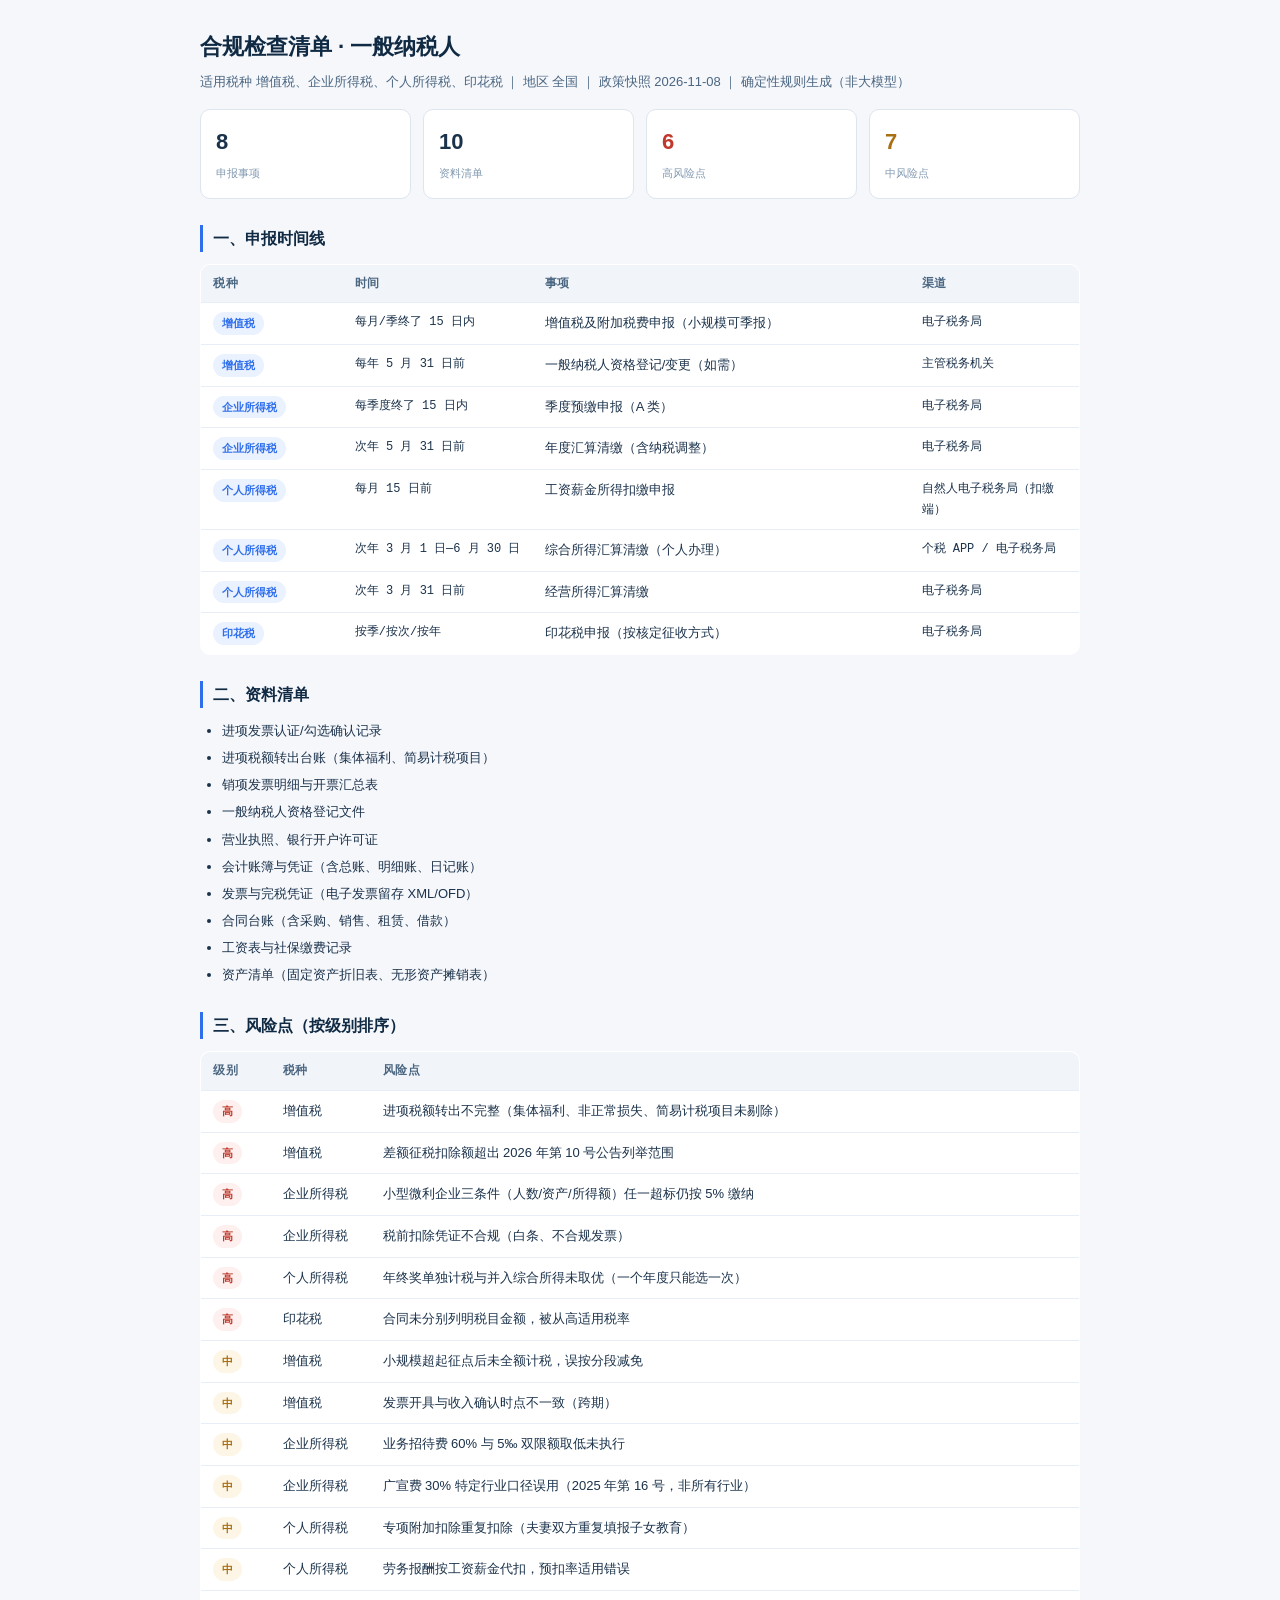
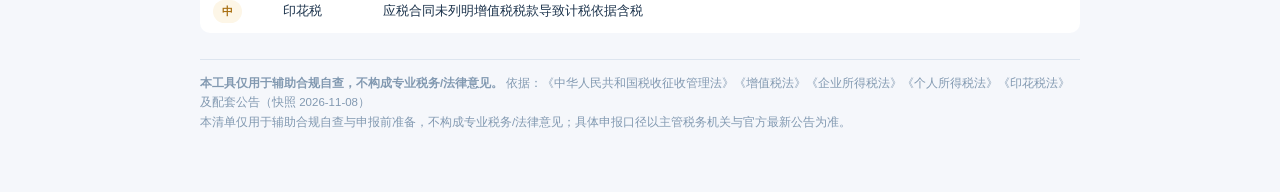
<file: reports/checklist-demo-2026-11-08.html>
<!DOCTYPE html>
<html lang="zh-CN"><head><meta charset="UTF-8"><meta name="viewport" content="width=device-width,initial-scale=1">
<title>合规检查清单</title><style>
*{box-sizing:border-box}body{margin:0;font:14px/1.7 -apple-system,'Segoe UI','PingFang SC','Microsoft YaHei',sans-serif;color:#1b324b;background:#f5f7fb}
.wrap{max-width:920px;margin:0 auto;padding:28px 20px 60px}
h1{font-size:22px;margin:0 0 6px;color:#102a43}h2{font-size:16px;margin:26px 0 12px;border-left:3px solid #2f6feb;padding-left:10px;color:#102a43}
.sub{color:#4a6580;font-size:13px}.cards{display:grid;grid-template-columns:repeat(auto-fit,minmax(130px,1fr));gap:12px;margin:16px 0}
.card{background:#fff;border:1px solid #dde5ef;border-radius:10px;padding:13px 15px}.card b{display:block;font-size:22px}.card span{font-size:11px;color:#8299b1}
table{width:100%;border-collapse:collapse;background:#fff;border:1px solid #dde5ef;border-radius:10px;overflow:hidden;font-size:13px}
th,td{padding:9px 12px;text-align:left;border-bottom:1px solid #e7eef7;vertical-align:top}th{background:#f1f5fa;font-size:11.5px;letter-spacing:.5px;color:#4a6580}
.tag{display:inline-block;padding:2px 9px;border-radius:999px;font-size:11px;font-weight:600;background:#eaf1ff;color:#2f6feb}
.tag.high{background:#fdf0ee;color:#c0392b}.tag.mid{background:#fdf6e7;color:#a97013}
ul{margin:8px 0;padding-left:22px}li{margin:5px 0;font-size:13px}
.mono{font-family:Consolas,monospace;font-size:12px}.fine{margin-top:26px;padding-top:14px;border-top:1px solid #dde5ef;color:#8299b1;font-size:11.5px}
</style></head><body><div class="wrap">
<h1>合规检查清单 · 一般纳税人</h1>
<div class="sub">适用税种 增值税、企业所得税、个人所得税、印花税 ｜ 地区 全国 ｜ 政策快照 2026-11-08 ｜ 确定性规则生成（非大模型）</div>
<div class="cards">
  <div class="card"><b>8</b><span>申报事项</span></div>
  <div class="card"><b>10</b><span>资料清单</span></div>
  <div class="card"><b style="color:#c0392b">6</b><span>高风险点</span></div>
  <div class="card"><b style="color:#a97013">7</b><span>中风险点</span></div>
</div>
<h2>一、申报时间线</h2>
<table><tr><th>税种</th><th style="width:190px">时间</th><th>事项</th><th style="width:170px">渠道</th></tr><tr><td><span class='tag'>增值税</span></td><td class='mono'>每月/季终了 15 日内</td><td>增值税及附加税费申报（小规模可季报）</td><td class='mono'>电子税务局</td></tr><tr><td><span class='tag'>增值税</span></td><td class='mono'>每年 5 月 31 日前</td><td>一般纳税人资格登记/变更（如需）</td><td class='mono'>主管税务机关</td></tr><tr><td><span class='tag'>企业所得税</span></td><td class='mono'>每季度终了 15 日内</td><td>季度预缴申报（A 类）</td><td class='mono'>电子税务局</td></tr><tr><td><span class='tag'>企业所得税</span></td><td class='mono'>次年 5 月 31 日前</td><td>年度汇算清缴（含纳税调整）</td><td class='mono'>电子税务局</td></tr><tr><td><span class='tag'>个人所得税</span></td><td class='mono'>每月 15 日前</td><td>工资薪金所得扣缴申报</td><td class='mono'>自然人电子税务局（扣缴端）</td></tr><tr><td><span class='tag'>个人所得税</span></td><td class='mono'>次年 3 月 1 日—6 月 30 日</td><td>综合所得汇算清缴（个人办理）</td><td class='mono'>个税 APP / 电子税务局</td></tr><tr><td><span class='tag'>个人所得税</span></td><td class='mono'>次年 3 月 31 日前</td><td>经营所得汇算清缴</td><td class='mono'>电子税务局</td></tr><tr><td><span class='tag'>印花税</span></td><td class='mono'>按季/按次/按年</td><td>印花税申报（按核定征收方式）</td><td class='mono'>电子税务局</td></tr></table>
<h2>二、资料清单</h2>
<ul><li>进项发票认证/勾选确认记录</li><li>进项税额转出台账（集体福利、简易计税项目）</li><li>销项发票明细与开票汇总表</li><li>一般纳税人资格登记文件</li><li>营业执照、银行开户许可证</li><li>会计账簿与凭证（含总账、明细账、日记账）</li><li>发票与完税凭证（电子发票留存 XML/OFD）</li><li>合同台账（含采购、销售、租赁、借款）</li><li>工资表与社保缴费记录</li><li>资产清单（固定资产折旧表、无形资产摊销表）</li></ul>
<h2>三、风险点（按级别排序）</h2>
<table><tr><th style="width:70px">级别</th><th style="width:100px">税种</th><th>风险点</th></tr><tr><td><span class='tag high'>高</span></td><td>增值税</td><td>进项税额转出不完整（集体福利、非正常损失、简易计税项目未剔除）</td></tr><tr><td><span class='tag high'>高</span></td><td>增值税</td><td>差额征税扣除额超出 2026 年第 10 号公告列举范围</td></tr><tr><td><span class='tag high'>高</span></td><td>企业所得税</td><td>小型微利企业三条件（人数/资产/所得额）任一超标仍按 5% 缴纳</td></tr><tr><td><span class='tag high'>高</span></td><td>企业所得税</td><td>税前扣除凭证不合规（白条、不合规发票）</td></tr><tr><td><span class='tag high'>高</span></td><td>个人所得税</td><td>年终奖单独计税与并入综合所得未取优（一个年度只能选一次）</td></tr><tr><td><span class='tag high'>高</span></td><td>印花税</td><td>合同未分别列明税目金额，被从高适用税率</td></tr><tr><td><span class='tag mid'>中</span></td><td>增值税</td><td>小规模超起征点后未全额计税，误按分段减免</td></tr><tr><td><span class='tag mid'>中</span></td><td>增值税</td><td>发票开具与收入确认时点不一致（跨期）</td></tr><tr><td><span class='tag mid'>中</span></td><td>企业所得税</td><td>业务招待费 60% 与 5‰ 双限额取低未执行</td></tr><tr><td><span class='tag mid'>中</span></td><td>企业所得税</td><td>广宣费 30% 特定行业口径误用（2025 年第 16 号，非所有行业）</td></tr><tr><td><span class='tag mid'>中</span></td><td>个人所得税</td><td>专项附加扣除重复扣除（夫妻双方重复填报子女教育）</td></tr><tr><td><span class='tag mid'>中</span></td><td>个人所得税</td><td>劳务报酬按工资薪金代扣，预扣率适用错误</td></tr><tr><td><span class='tag mid'>中</span></td><td>印花税</td><td>应税合同未列明增值税税款导致计税依据含税</td></tr></table>
<div class="fine"><b>本工具仅用于辅助合规自查，不构成专业税务/法律意见。</b> 依据：《中华人民共和国税收征收管理法》《增值税法》《企业所得税法》《个人所得税法》《印花税法》及配套公告（快照 2026-11-08）<br>本清单仅用于辅助合规自查与申报前准备，不构成专业税务/法律意见；具体申报口径以主管税务机关与官方最新公告为准。</div>
</div></body></html>
</file>
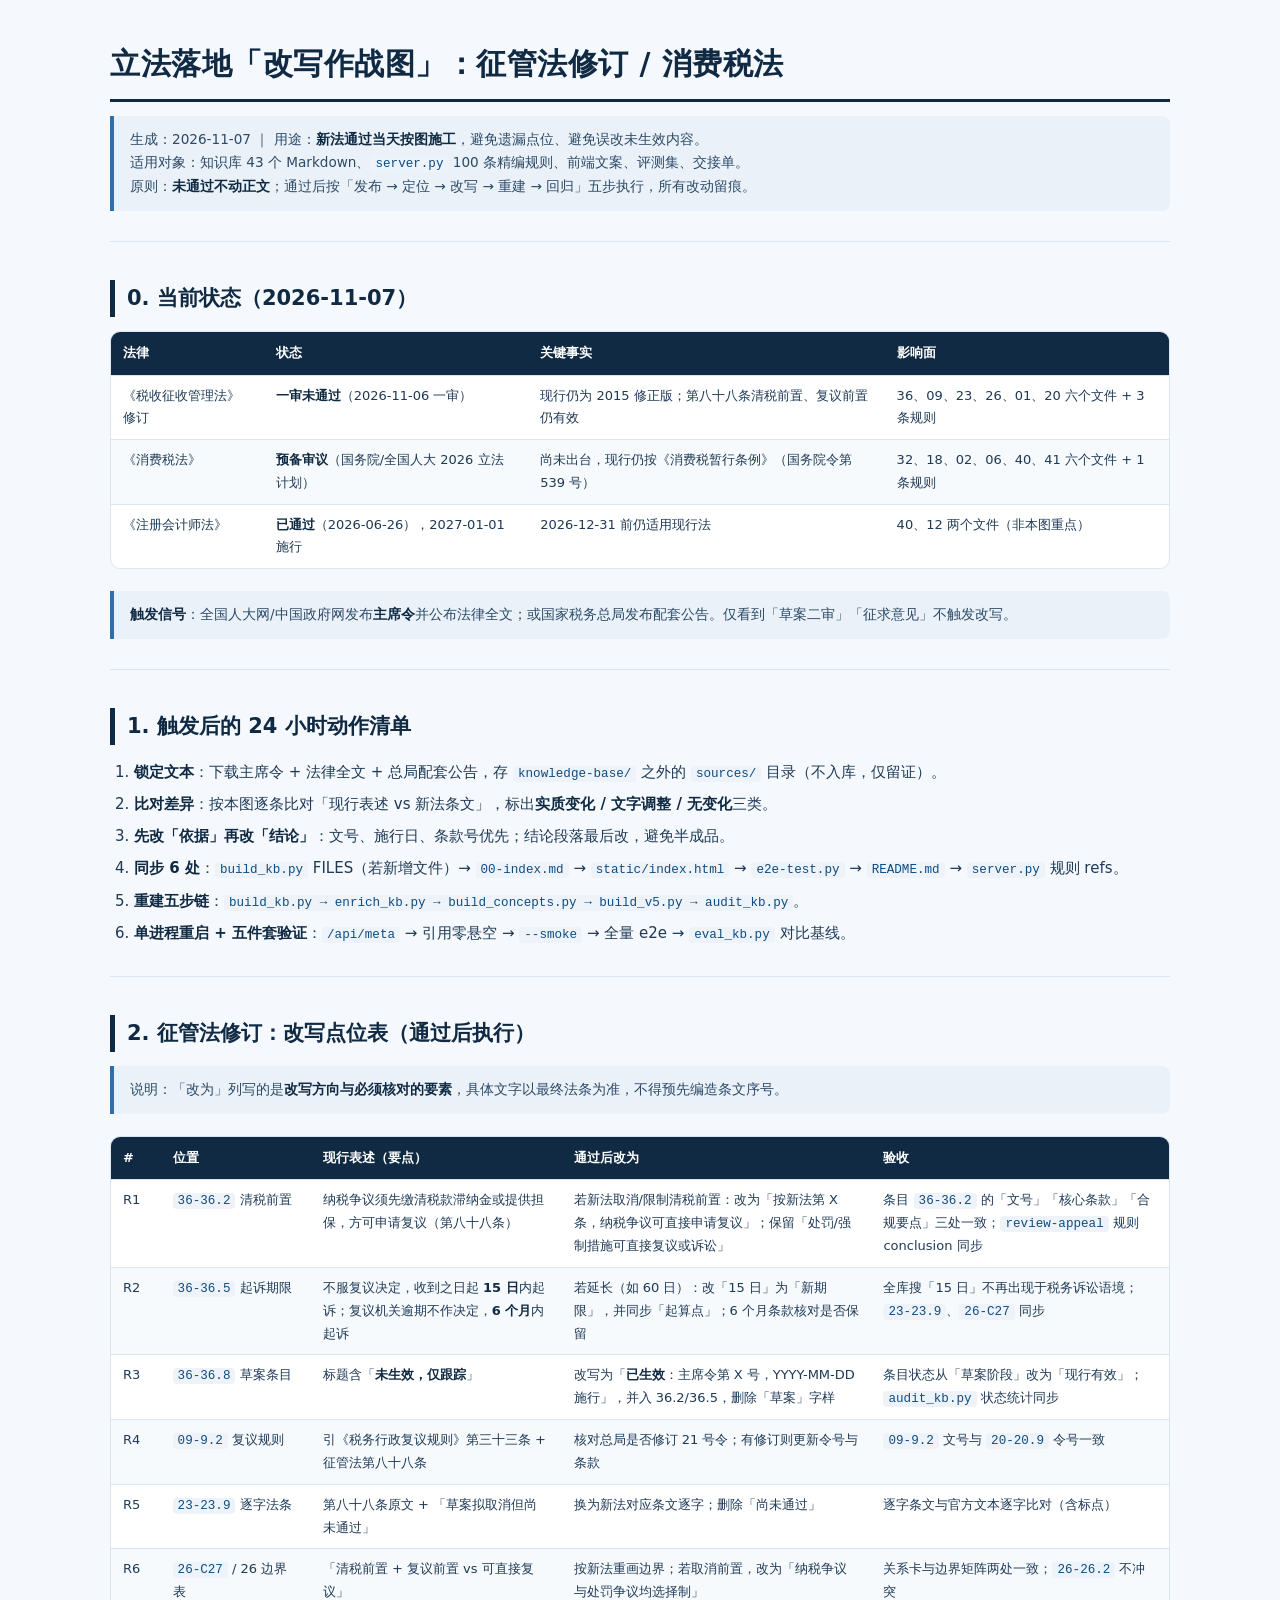
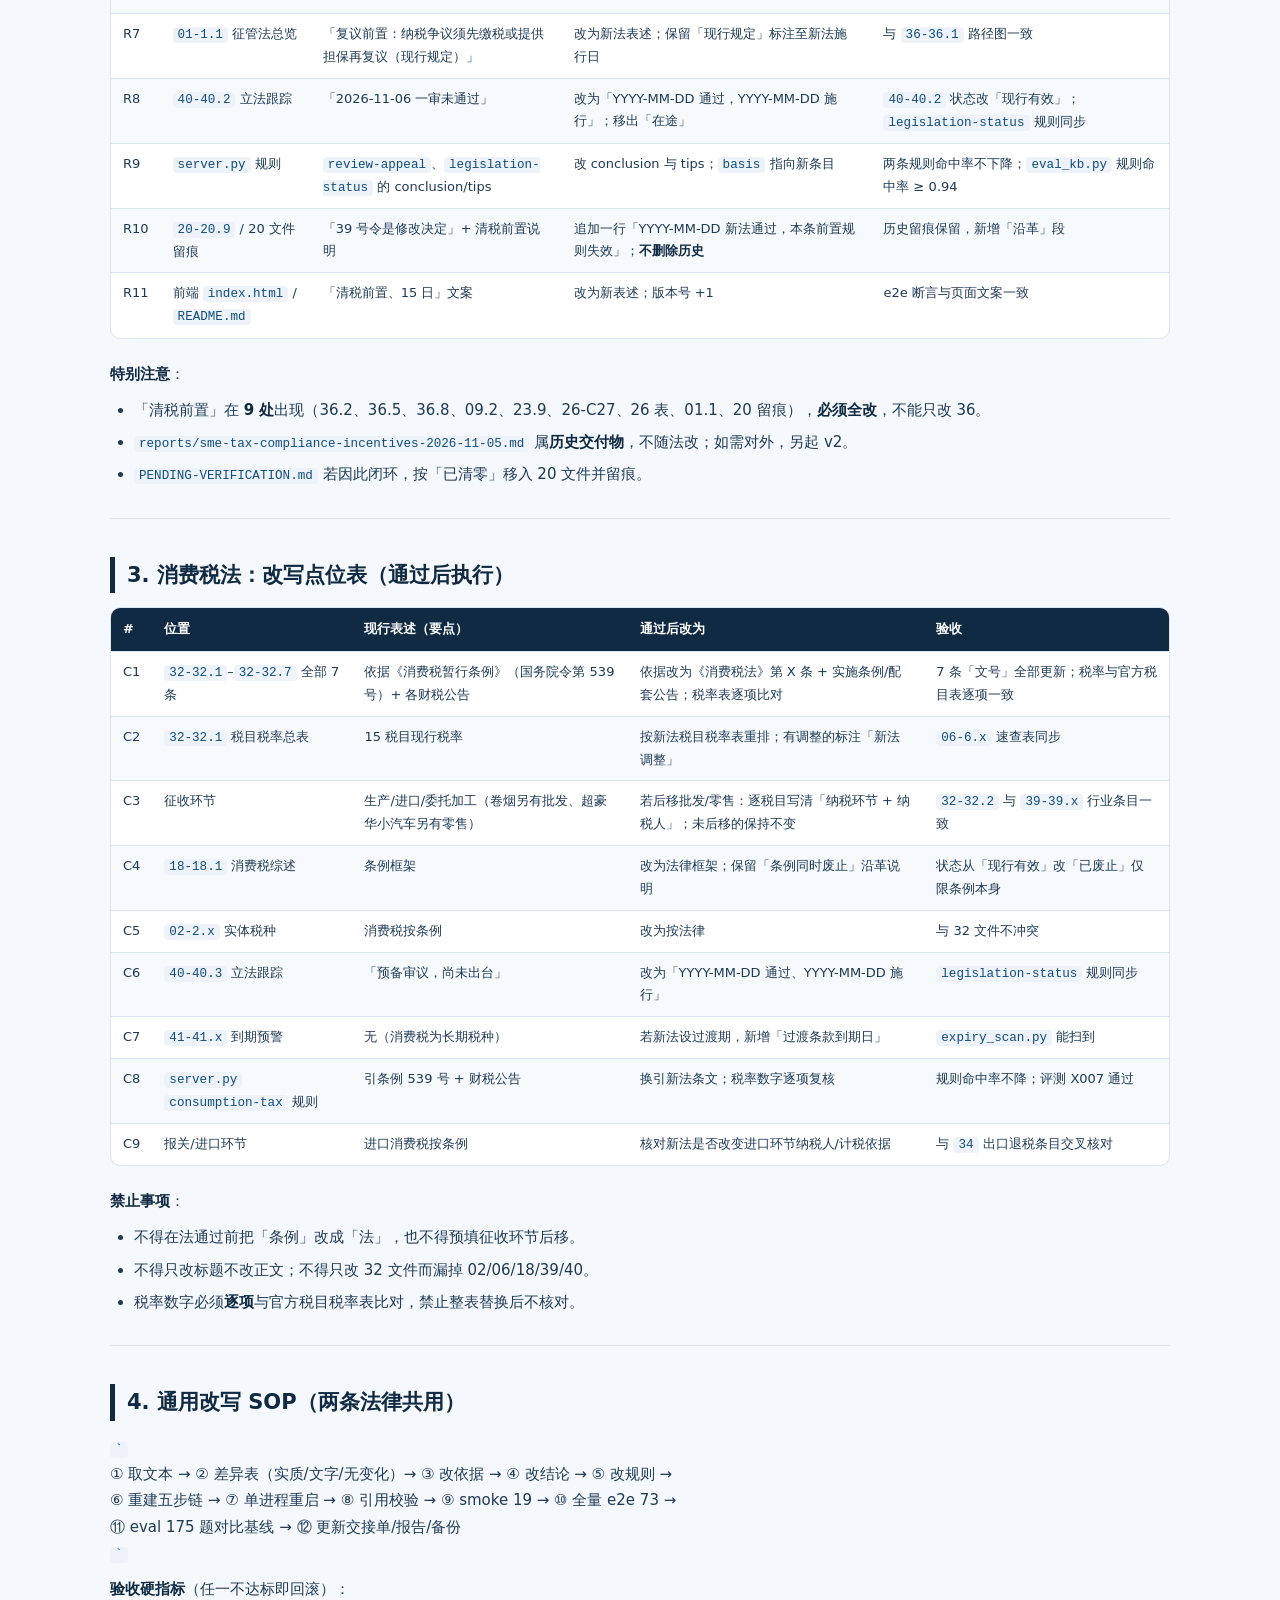
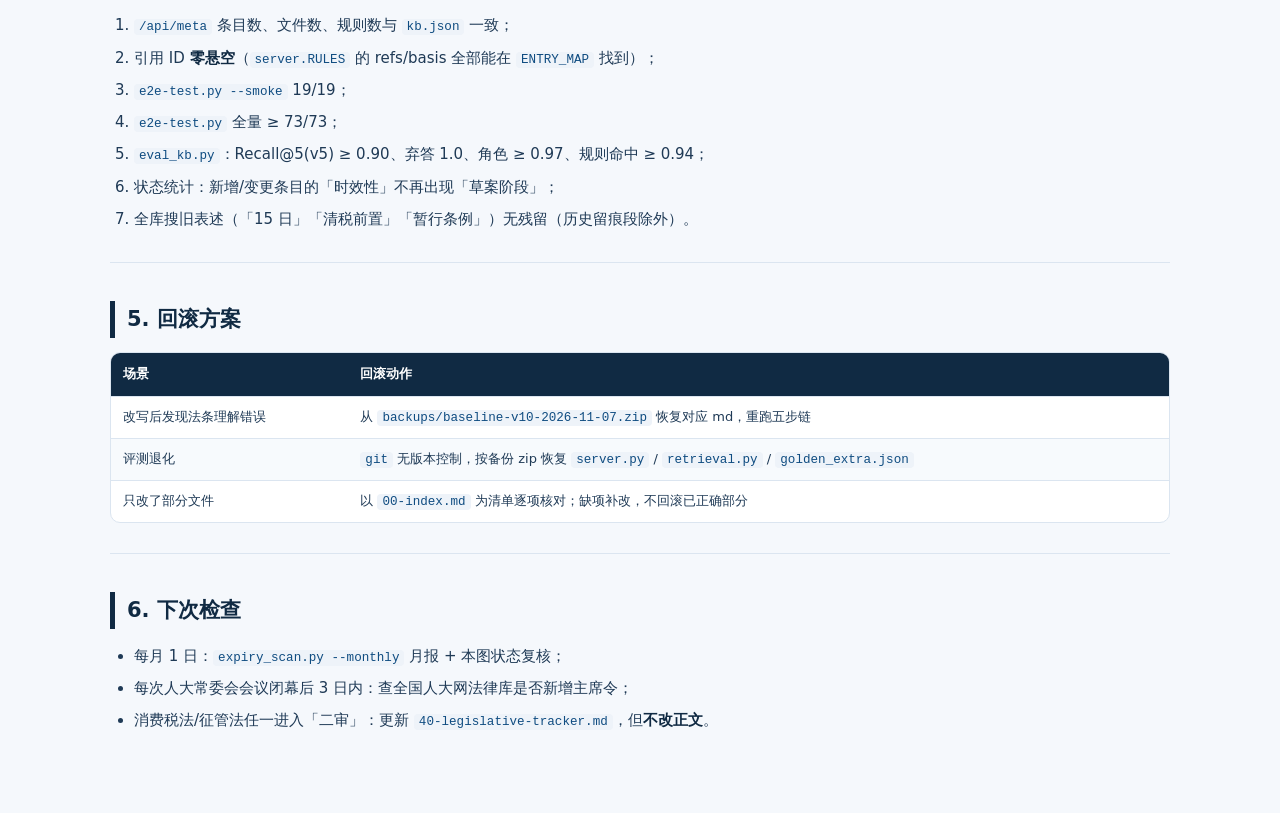
<file: reports/legislative-rewrite-plan-2026-11-07.html>
<!DOCTYPE html>
<html lang="zh-CN">
<head>
<meta charset="utf-8">
<meta name="viewport" content="width=device-width, initial-scale=1">
<title>立法落地「改写作战图」：征管法修订 / 消费税法</title>
<style>
:root { --ink:#102a43; --text:#1f3a56; --muted:#5b7288; --line:#dbe5f0; --bg:#f5f8fc; --surface:#fff; }
* { box-sizing: border-box; }
body { margin:0; background:var(--bg); color:var(--text); font-family:"Microsoft YaHei","PingFang SC","Noto Sans SC",system-ui,-apple-system,sans-serif; line-height:1.75; font-size:15px; }
.page { max-width:1120px; margin:0 auto; padding:44px 30px 70px; }
h1 { color:var(--ink); font-size:30px; line-height:1.35; margin:0 0 14px; letter-spacing:.5px; padding-bottom:14px; border-bottom:3px solid var(--ink); }
h2 { color:var(--ink); font-size:21px; margin:38px 0 14px; padding-left:12px; border-left:5px solid var(--ink); }
h3 { color:var(--ink); font-size:17px; margin:24px 0 10px; }
p { margin:10px 0; }
strong { color:var(--ink); }
blockquote { margin:14px 0 22px; padding:12px 16px; background:#eaf1f9; border-left:4px solid #2f6fa8; color:#2c4a66; border-radius:0 8px 8px 0; font-size:13.6px; }
blockquote br { line-height:1.9; }
.table-wrap { overflow-x:auto; margin:12px 0 22px; border:1px solid var(--line); border-radius:10px; background:var(--surface); }
table { width:100%; border-collapse:collapse; font-size:13px; min-width:640px; }
th { background:var(--ink); color:#fff; text-align:left; padding:10px 12px; font-weight:600; white-space:nowrap; }
td { padding:9px 12px; border-top:1px solid var(--line); vertical-align:top; }
tbody tr:nth-child(even) { background:#f7fafd; }
tbody tr:hover { background:#eef5fc; }
ul, ol { margin:10px 0 16px; padding-left:24px; }
li { margin:6px 0; }
code { background:#eef3f9; color:#0f4c81; padding:1px 5px; border-radius:4px; font-family:Consolas,monospace; font-size:12.6px; }
hr { border:none; border-top:1px solid var(--line); margin:30px 0; }
@media (max-width:700px) { .page { padding:26px 16px 50px; } h1 { font-size:23px; } h2 { font-size:19px; } table { font-size:12px; min-width:560px; } }
@media print { body { background:#fff; } .page { max-width:none; padding:0; } .table-wrap { overflow:visible; } th { -webkit-print-color-adjust:exact; print-color-adjust:exact; } }
</style>
</head>
<body><div class="page">
<h1>立法落地「改写作战图」：征管法修订 / 消费税法</h1>
<blockquote>生成：2026-11-07 ｜ 用途：<strong>新法通过当天按图施工</strong>，避免遗漏点位、避免误改未生效内容。<br>适用对象：知识库 43 个 Markdown、<code>server.py</code> 100 条精编规则、前端文案、评测集、交接单。<br>原则：<strong>未通过不动正文</strong>；通过后按「发布 → 定位 → 改写 → 重建 → 回归」五步执行，所有改动留痕。</blockquote>
<hr>
<h2>0. 当前状态（2026-11-07）</h2>
<div class="table-wrap"><table><thead><tr><th>法律</th><th>状态</th><th>关键事实</th><th>影响面</th></tr></thead><tbody>
<tr><td>《税收征收管理法》修订</td><td><strong>一审未通过</strong>（2026-11-06 一审）</td><td>现行仍为 2015 修正版；第八十八条清税前置、复议前置仍有效</td><td>36、09、23、26、01、20 六个文件 + 3 条规则</td></tr>
<tr><td>《消费税法》</td><td><strong>预备审议</strong>（国务院/全国人大 2026 立法计划）</td><td>尚未出台，现行仍按《消费税暂行条例》（国务院令第 539 号）</td><td>32、18、02、06、40、41 六个文件 + 1 条规则</td></tr>
<tr><td>《注册会计师法》</td><td><strong>已通过</strong>（2026-06-26），2027-01-01 施行</td><td>2026-12-31 前仍适用现行法</td><td>40、12 两个文件（非本图重点）</td></tr>
</tbody></table></div>
<blockquote><strong>触发信号</strong>：全国人大网/中国政府网发布<strong>主席令</strong>并公布法律全文；或国家税务总局发布配套公告。仅看到「草案二审」「征求意见」不触发改写。</blockquote>
<hr>
<h2>1. 触发后的 24 小时动作清单</h2>
<ol>
<li><strong>锁定文本</strong>：下载主席令 + 法律全文 + 总局配套公告，存 <code>knowledge-base/</code> 之外的 <code>sources/</code> 目录（不入库，仅留证）。</li>
<li><strong>比对差异</strong>：按本图逐条比对「现行表述 vs 新法条文」，标出<strong>实质变化 / 文字调整 / 无变化</strong>三类。</li>
<li><strong>先改「依据」再改「结论」</strong>：文号、施行日、条款号优先；结论段落最后改，避免半成品。</li>
<li><strong>同步 6 处</strong>：<code>build_kb.py</code> FILES（若新增文件）→ <code>00-index.md</code> → <code>static/index.html</code> → <code>e2e-test.py</code> → <code>README.md</code> → <code>server.py</code> 规则 refs。</li>
<li><strong>重建五步链</strong>：<code>build_kb.py → enrich_kb.py → build_concepts.py → build_v5.py → audit_kb.py</code>。</li>
<li><strong>单进程重启 + 五件套验证</strong>：<code>/api/meta</code> → 引用零悬空 → <code>--smoke</code> → 全量 e2e → <code>eval_kb.py</code> 对比基线。</li>
</ol>
<hr>
<h2>2. 征管法修订：改写点位表（<strong>通过后</strong>执行）</h2>
<blockquote>说明：「改为」列写的是<strong>改写方向与必须核对的要素</strong>，具体文字以最终法条为准，不得预先编造条文序号。</blockquote>
<div class="table-wrap"><table><thead><tr><th>#</th><th>位置</th><th>现行表述（要点）</th><th>通过后改为</th><th>验收</th></tr></thead><tbody>
<tr><td>R1</td><td><code>36-36.2</code> 清税前置</td><td>纳税争议须先缴清税款滞纳金或提供担保，方可申请复议（第八十八条）</td><td>若新法取消/限制清税前置：改为「按新法第 X 条，纳税争议可直接申请复议」；保留「处罚/强制措施可直接复议或诉讼」</td><td>条目 <code>36-36.2</code> 的「文号」「核心条款」「合规要点」三处一致；<code>review-appeal</code> 规则 conclusion 同步</td></tr>
<tr><td>R2</td><td><code>36-36.5</code> 起诉期限</td><td>不服复议决定，收到之日起 <strong>15 日</strong>内起诉；复议机关逾期不作决定，<strong>6 个月</strong>内起诉</td><td>若延长（如 60 日）：改「15 日」为「新期限」，并同步「起算点」；6 个月条款核对是否保留</td><td>全库搜「15 日」不再出现于税务诉讼语境；<code>23-23.9</code>、<code>26-C27</code> 同步</td></tr>
<tr><td>R3</td><td><code>36-36.8</code> 草案条目</td><td>标题含「<strong>未生效，仅跟踪</strong>」</td><td>改写为「<strong>已生效</strong>：主席令第 X 号，YYYY-MM-DD 施行」，并入 36.2/36.5，删除「草案」字样</td><td>条目状态从「草案阶段」改为「现行有效」；<code>audit_kb.py</code> 状态统计同步</td></tr>
<tr><td>R4</td><td><code>09-9.2</code> 复议规则</td><td>引《税务行政复议规则》第三十三条 + 征管法第八十八条</td><td>核对总局是否修订 21 号令；有修订则更新令号与条款</td><td><code>09-9.2</code> 文号与 <code>20-20.9</code> 令号一致</td></tr>
<tr><td>R5</td><td><code>23-23.9</code> 逐字法条</td><td>第八十八条原文 + 「草案拟取消但尚未通过」</td><td>换为新法对应条文逐字；删除「尚未通过」</td><td>逐字条文与官方文本逐字比对（含标点）</td></tr>
<tr><td>R6</td><td><code>26-C27</code> / 26 边界表</td><td>「清税前置 + 复议前置 vs 可直接复议」</td><td>按新法重画边界；若取消前置，改为「纳税争议与处罚争议均选择制」</td><td>关系卡与边界矩阵两处一致；<code>26-26.2</code> 不冲突</td></tr>
<tr><td>R7</td><td><code>01-1.1</code> 征管法总览</td><td>「复议前置：纳税争议须先缴税或提供担保再复议（现行规定）」</td><td>改为新法表述；保留「现行规定」标注至新法施行日</td><td>与 <code>36-36.1</code> 路径图一致</td></tr>
<tr><td>R8</td><td><code>40-40.2</code> 立法跟踪</td><td>「2026-11-06 一审未通过」</td><td>改为「YYYY-MM-DD 通过，YYYY-MM-DD 施行」；移出「在途」</td><td><code>40-40.2</code> 状态改「现行有效」；<code>legislation-status</code> 规则同步</td></tr>
<tr><td>R9</td><td><code>server.py</code> 规则</td><td><code>review-appeal</code>、<code>legislation-status</code> 的 conclusion/tips</td><td>改 conclusion 与 tips；<code>basis</code> 指向新条目</td><td>两条规则命中率不下降；<code>eval_kb.py</code> 规则命中率 ≥ 0.94</td></tr>
<tr><td>R10</td><td><code>20-20.9</code> / 20 文件留痕</td><td>「39 号令是修改决定」+ 清税前置说明</td><td>追加一行「YYYY-MM-DD 新法通过，本条前置规则失效」；<strong>不删除历史</strong></td><td>历史留痕保留，新增「沿革」段</td></tr>
<tr><td>R11</td><td>前端 <code>index.html</code> / <code>README.md</code></td><td>「清税前置、15 日」文案</td><td>改为新表述；版本号 +1</td><td>e2e 断言与页面文案一致</td></tr>
</tbody></table></div>
<p><strong>特别注意</strong>：</p>
<ul>
<li>「清税前置」在 <strong>9 处</strong>出现（36.2、36.5、36.8、09.2、23.9、26-C27、26 表、01.1、20 留痕），<strong>必须全改</strong>，不能只改 36。</li>
<li><code>reports/sme-tax-compliance-incentives-2026-11-05.md</code> 属<strong>历史交付物</strong>，不随法改；如需对外，另起 v2。</li>
<li><code>PENDING-VERIFICATION.md</code> 若因此闭环，按「已清零」移入 20 文件并留痕。</li>
</ul>
<hr>
<h2>3. 消费税法：改写点位表（<strong>通过后</strong>执行）</h2>
<div class="table-wrap"><table><thead><tr><th>#</th><th>位置</th><th>现行表述（要点）</th><th>通过后改为</th><th>验收</th></tr></thead><tbody>
<tr><td>C1</td><td><code>32-32.1</code>–<code>32-32.7</code> 全部 7 条</td><td>依据《消费税暂行条例》（国务院令第 539 号）+ 各财税公告</td><td>依据改为《消费税法》第 X 条 + 实施条例/配套公告；税率表逐项比对</td><td>7 条「文号」全部更新；税率与官方税目表逐项一致</td></tr>
<tr><td>C2</td><td><code>32-32.1</code> 税目税率总表</td><td>15 税目现行税率</td><td>按新法税目税率表重排；有调整的标注「新法调整」</td><td><code>06-6.x</code> 速查表同步</td></tr>
<tr><td>C3</td><td>征收环节</td><td>生产/进口/委托加工（卷烟另有批发、超豪华小汽车另有零售）</td><td>若后移批发/零售：逐税目写清「纳税环节 + 纳税人」；未后移的保持不变</td><td><code>32-32.2</code> 与 <code>39-39.x</code> 行业条目一致</td></tr>
<tr><td>C4</td><td><code>18-18.1</code> 消费税综述</td><td>条例框架</td><td>改为法律框架；保留「条例同时废止」沿革说明</td><td>状态从「现行有效」改「已废止」仅限条例本身</td></tr>
<tr><td>C5</td><td><code>02-2.x</code> 实体税种</td><td>消费税按条例</td><td>改为按法律</td><td>与 32 文件不冲突</td></tr>
<tr><td>C6</td><td><code>40-40.3</code> 立法跟踪</td><td>「预备审议，尚未出台」</td><td>改为「YYYY-MM-DD 通过、YYYY-MM-DD 施行」</td><td><code>legislation-status</code> 规则同步</td></tr>
<tr><td>C7</td><td><code>41-41.x</code> 到期预警</td><td>无（消费税为长期税种）</td><td>若新法设过渡期，新增「过渡条款到期日」</td><td><code>expiry_scan.py</code> 能扫到</td></tr>
<tr><td>C8</td><td><code>server.py</code> <code>consumption-tax</code> 规则</td><td>引条例 539 号 + 财税公告</td><td>换引新法条文；税率数字逐项复核</td><td>规则命中率不降；评测 X007 通过</td></tr>
<tr><td>C9</td><td>报关/进口环节</td><td>进口消费税按条例</td><td>核对新法是否改变进口环节纳税人/计税依据</td><td>与 <code>34</code> 出口退税条目交叉核对</td></tr>
</tbody></table></div>
<p><strong>禁止事项</strong>：</p>
<ul>
<li>不得在法通过前把「条例」改成「法」，也不得预填征收环节后移。</li>
<li>不得只改标题不改正文；不得只改 32 文件而漏掉 02/06/18/39/40。</li>
<li>税率数字必须<strong>逐项</strong>与官方税目税率表比对，禁止整表替换后不核对。</li>
</ul>
<hr>
<h2>4. 通用改写 SOP（两条法律共用）</h2>
<p><code>`</code><br>① 取文本 → ② 差异表（实质/文字/无变化）→ ③ 改依据 → ④ 改结论 → ⑤ 改规则 →<br>⑥ 重建五步链 → ⑦ 单进程重启 → ⑧ 引用校验 → ⑨ smoke 19 → ⑩ 全量 e2e 73 →<br>⑪ eval 175 题对比基线 → ⑫ 更新交接单/报告/备份<br><code>`</code></p>
<p><strong>验收硬指标</strong>（任一不达标即回滚）：</p>
<ol>
<li><code>/api/meta</code> 条目数、文件数、规则数与 <code>kb.json</code> 一致；</li>
<li>引用 ID <strong>零悬空</strong>（<code>server.RULES</code> 的 refs/basis 全部能在 <code>ENTRY_MAP</code> 找到）；</li>
<li><code>e2e-test.py --smoke</code> 19/19；</li>
<li><code>e2e-test.py</code> 全量 ≥ 73/73；</li>
<li><code>eval_kb.py</code>：Recall@5(v5) ≥ 0.90、弃答 1.0、角色 ≥ 0.97、规则命中 ≥ 0.94；</li>
<li>状态统计：新增/变更条目的「时效性」不再出现「草案阶段」；</li>
<li>全库搜旧表述（「15 日」「清税前置」「暂行条例」）无残留（历史留痕段除外）。</li>
</ol>
<hr>
<h2>5. 回滚方案</h2>
<div class="table-wrap"><table><thead><tr><th>场景</th><th>回滚动作</th></tr></thead><tbody>
<tr><td>改写后发现法条理解错误</td><td>从 <code>backups/baseline-v10-2026-11-07.zip</code> 恢复对应 md，重跑五步链</td></tr>
<tr><td>评测退化</td><td><code>git</code> 无版本控制，按备份 zip 恢复 <code>server.py</code> / <code>retrieval.py</code> / <code>golden_extra.json</code></td></tr>
<tr><td>只改了部分文件</td><td>以 <code>00-index.md</code> 为清单逐项核对；缺项补改，不回滚已正确部分</td></tr>
</tbody></table></div>
<hr>
<h2>6. 下次检查</h2>
<ul>
<li>每月 1 日：<code>expiry_scan.py --monthly</code> 月报 + 本图状态复核；</li>
<li>每次人大常委会会议闭幕后 3 日内：查全国人大网法律库是否新增主席令；</li>
<li>消费税法/征管法任一进入「二审」：更新 <code>40-legislative-tracker.md</code>，但<strong>不改正文</strong>。</li>
</ul>
</div></body></html>
</file>
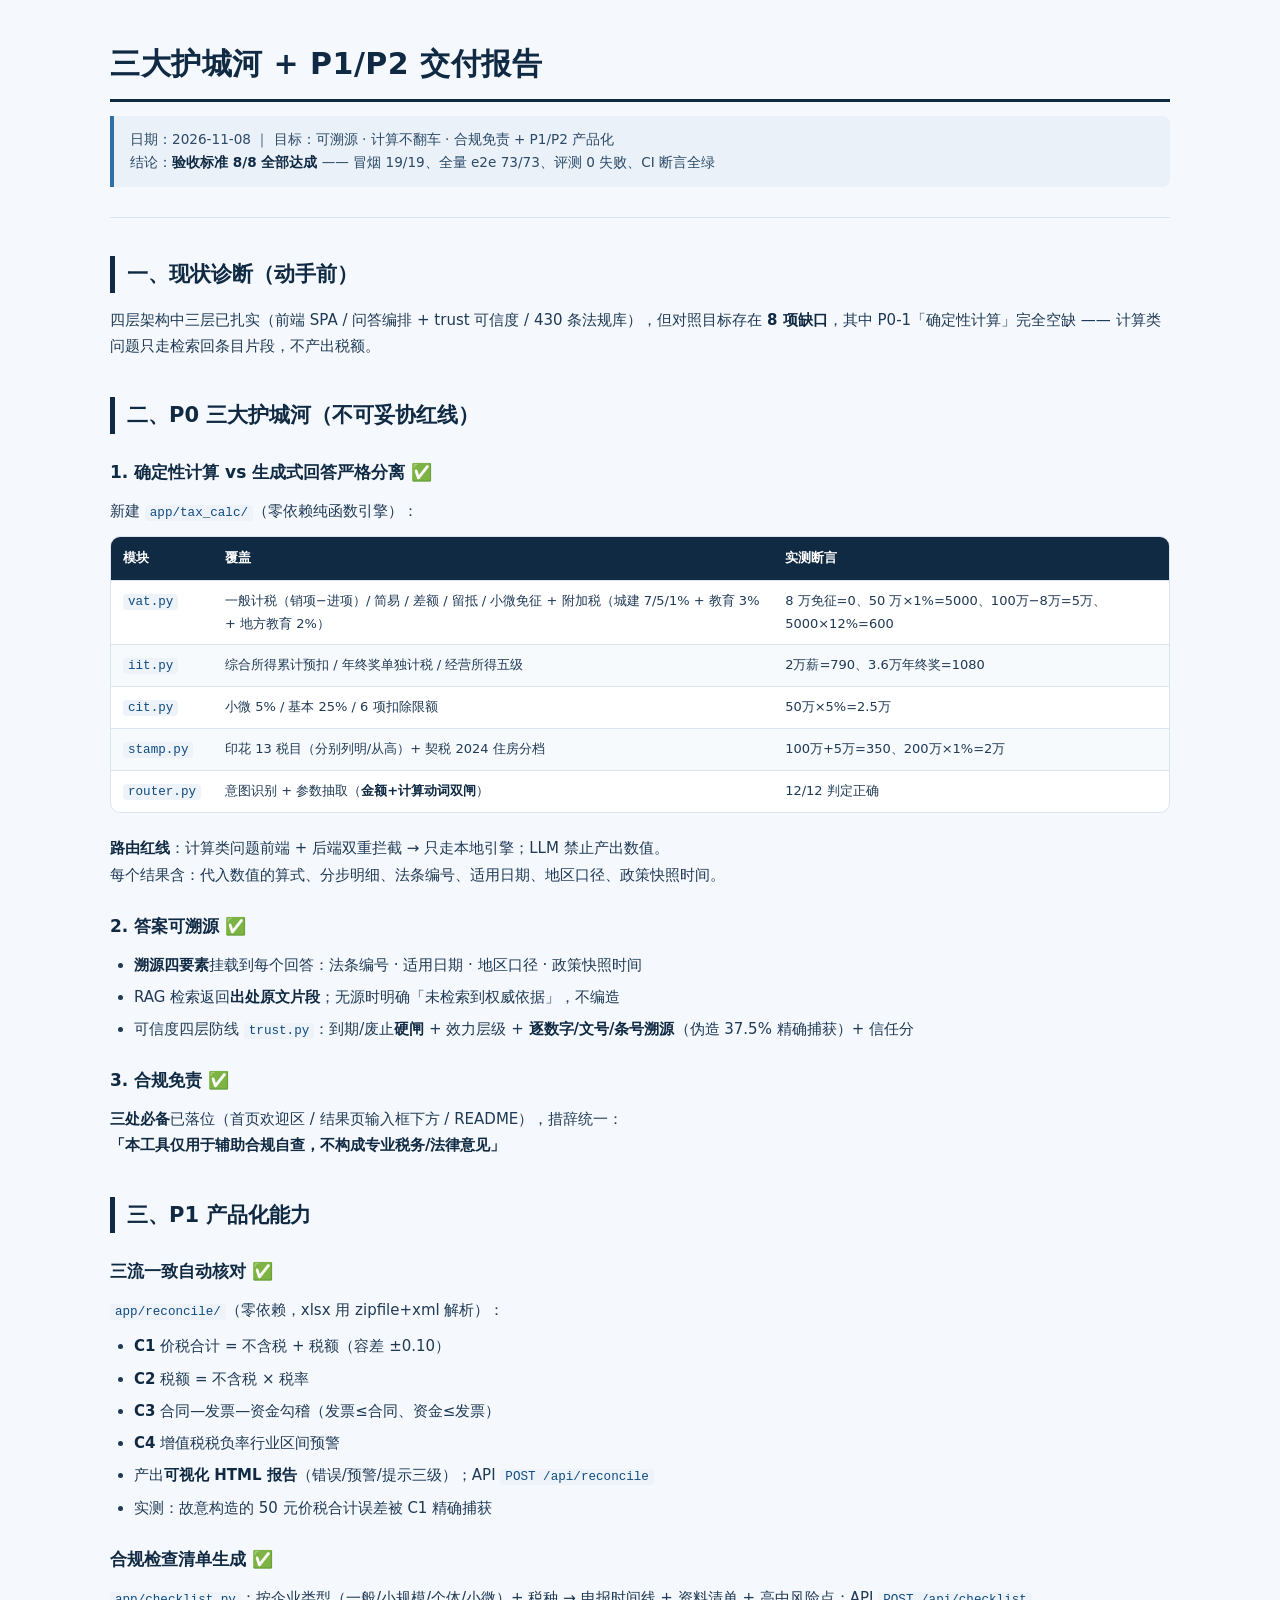
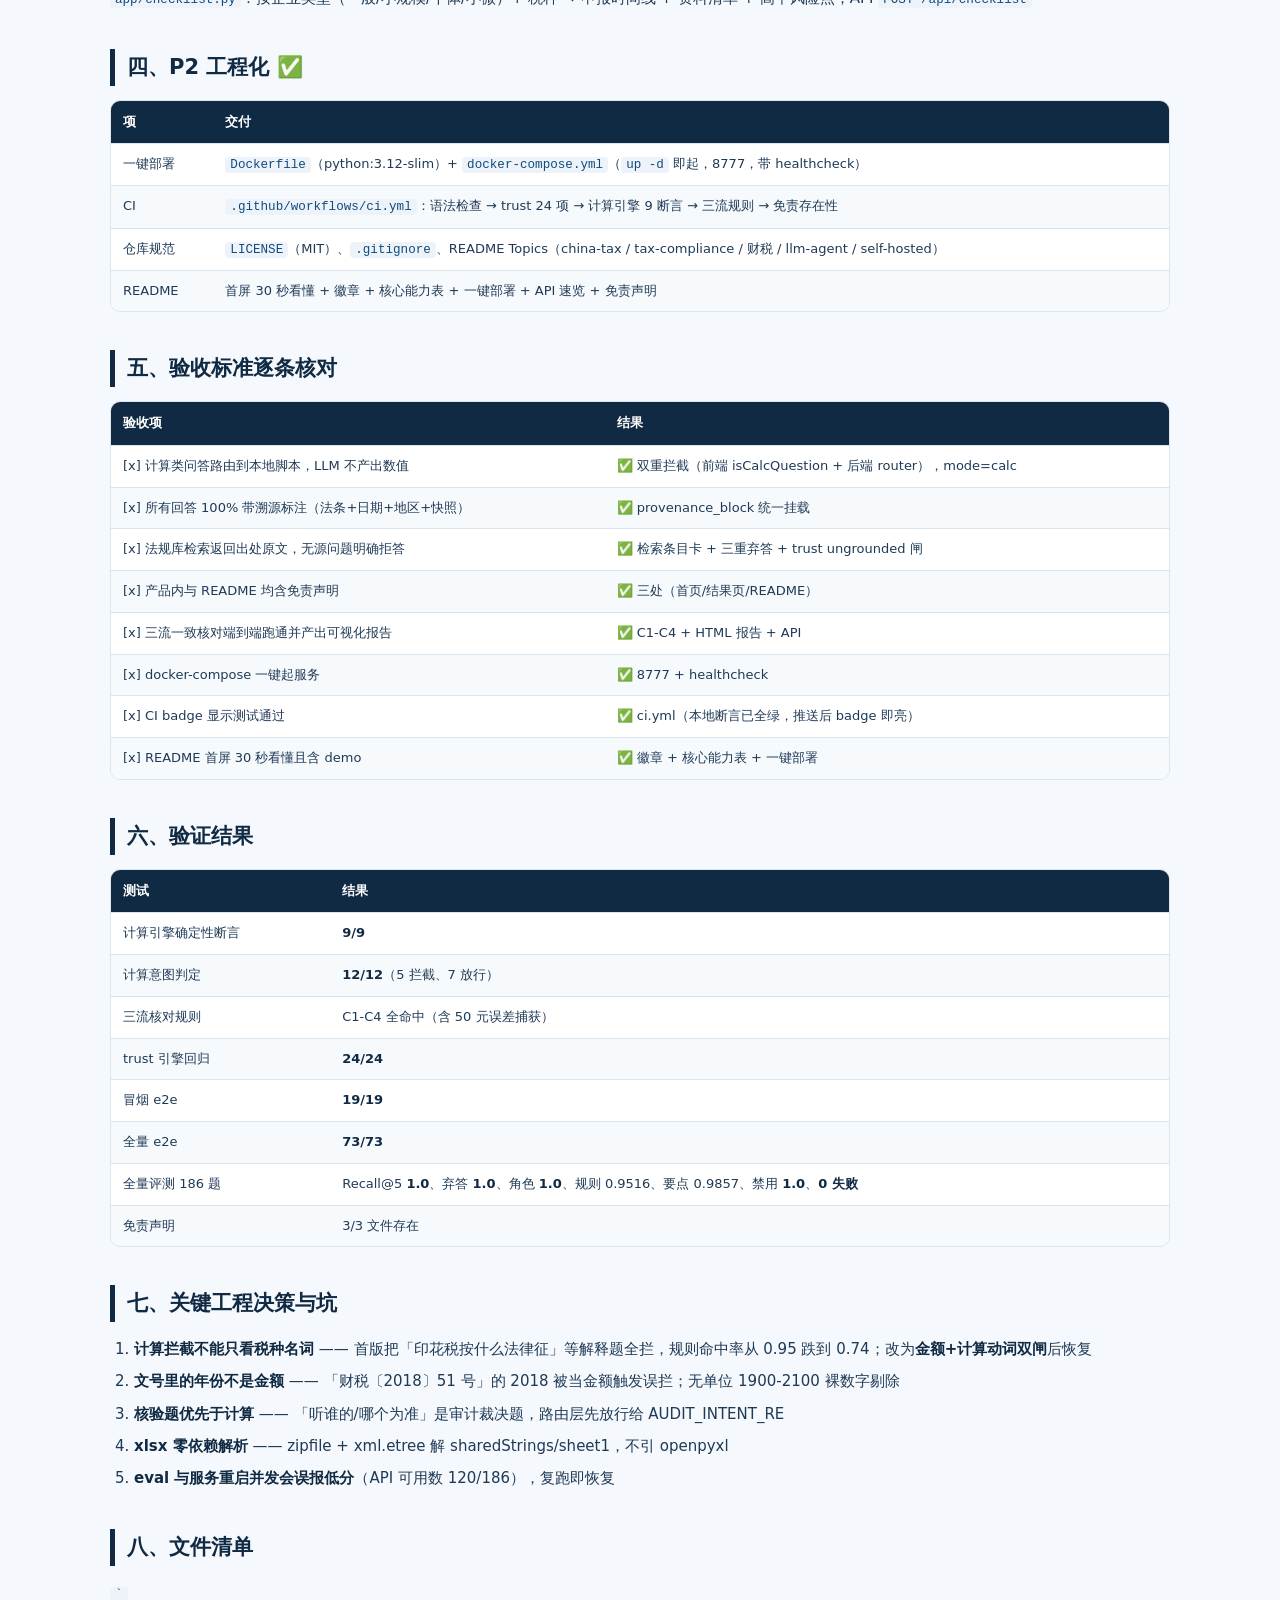
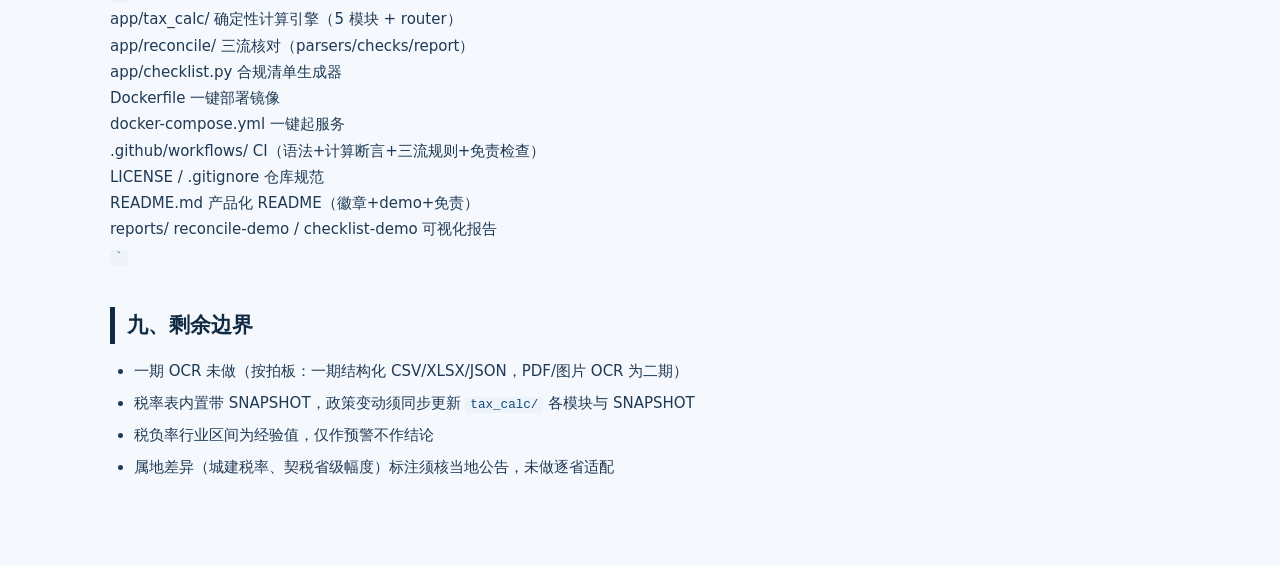
<file: reports/moat-delivery-report-2026-11-08.html>
<!DOCTYPE html>
<html lang="zh-CN">
<head>
<meta charset="utf-8">
<meta name="viewport" content="width=device-width, initial-scale=1">
<title>三大护城河 + P1/P2 交付报告</title>
<style>
:root { --ink:#102a43; --text:#1f3a56; --muted:#5b7288; --line:#dbe5f0; --bg:#f5f8fc; --surface:#fff; }
* { box-sizing: border-box; }
body { margin:0; background:var(--bg); color:var(--text); font-family:"Microsoft YaHei","PingFang SC","Noto Sans SC",system-ui,-apple-system,sans-serif; line-height:1.75; font-size:15px; }
.page { max-width:1120px; margin:0 auto; padding:44px 30px 70px; }
h1 { color:var(--ink); font-size:30px; line-height:1.35; margin:0 0 14px; letter-spacing:.5px; padding-bottom:14px; border-bottom:3px solid var(--ink); }
h2 { color:var(--ink); font-size:21px; margin:38px 0 14px; padding-left:12px; border-left:5px solid var(--ink); }
h3 { color:var(--ink); font-size:17px; margin:24px 0 10px; }
p { margin:10px 0; }
strong { color:var(--ink); }
blockquote { margin:14px 0 22px; padding:12px 16px; background:#eaf1f9; border-left:4px solid #2f6fa8; color:#2c4a66; border-radius:0 8px 8px 0; font-size:13.6px; }
blockquote br { line-height:1.9; }
.table-wrap { overflow-x:auto; margin:12px 0 22px; border:1px solid var(--line); border-radius:10px; background:var(--surface); }
table { width:100%; border-collapse:collapse; font-size:13px; min-width:640px; }
th { background:var(--ink); color:#fff; text-align:left; padding:10px 12px; font-weight:600; white-space:nowrap; }
td { padding:9px 12px; border-top:1px solid var(--line); vertical-align:top; }
tbody tr:nth-child(even) { background:#f7fafd; }
tbody tr:hover { background:#eef5fc; }
ul, ol { margin:10px 0 16px; padding-left:24px; }
li { margin:6px 0; }
code { background:#eef3f9; color:#0f4c81; padding:1px 5px; border-radius:4px; font-family:Consolas,monospace; font-size:12.6px; }
hr { border:none; border-top:1px solid var(--line); margin:30px 0; }
@media (max-width:700px) { .page { padding:26px 16px 50px; } h1 { font-size:23px; } h2 { font-size:19px; } table { font-size:12px; min-width:560px; } }
@media print { body { background:#fff; } .page { max-width:none; padding:0; } .table-wrap { overflow:visible; } th { -webkit-print-color-adjust:exact; print-color-adjust:exact; } }
</style>
</head>
<body><div class="page">
<h1>三大护城河 + P1/P2 交付报告</h1>
<blockquote>日期：2026-11-08 ｜ 目标：可溯源 · 计算不翻车 · 合规免责 + P1/P2 产品化<br>结论：<strong>验收标准 8/8 全部达成</strong> —— 冒烟 19/19、全量 e2e 73/73、评测 0 失败、CI 断言全绿</blockquote>
<hr>
<h2>一、现状诊断（动手前）</h2>
<p>四层架构中三层已扎实（前端 SPA / 问答编排 + trust 可信度 / 430 条法规库），但对照目标存在 <strong>8 项缺口</strong>，其中 P0-1「确定性计算」完全空缺 —— 计算类问题只走检索回条目片段，不产出税额。</p>
<h2>二、P0 三大护城河（不可妥协红线）</h2>
<h3>1. 确定性计算 vs 生成式回答严格分离 ✅</h3>
<p>新建 <code>app/tax_calc/</code>（零依赖纯函数引擎）：</p>
<div class="table-wrap"><table><thead><tr><th>模块</th><th>覆盖</th><th>实测断言</th></tr></thead><tbody>
<tr><td><code>vat.py</code></td><td>一般计税（销项−进项）/ 简易 / 差额 / 留抵 / 小微免征 + 附加税（城建 7/5/1% + 教育 3% + 地方教育 2%）</td><td>8 万免征=0、50 万×1%=5000、100万−8万=5万、5000×12%=600</td></tr>
<tr><td><code>iit.py</code></td><td>综合所得累计预扣 / 年终奖单独计税 / 经营所得五级</td><td>2万薪=790、3.6万年终奖=1080</td></tr>
<tr><td><code>cit.py</code></td><td>小微 5% / 基本 25% / 6 项扣除限额</td><td>50万×5%=2.5万</td></tr>
<tr><td><code>stamp.py</code></td><td>印花 13 税目（分别列明/从高）+ 契税 2024 住房分档</td><td>100万+5万=350、200万×1%=2万</td></tr>
<tr><td><code>router.py</code></td><td>意图识别 + 参数抽取（<strong>金额+计算动词双闸</strong>）</td><td>12/12 判定正确</td></tr>
</tbody></table></div>
<p><strong>路由红线</strong>：计算类问题前端 + 后端双重拦截 → 只走本地引擎；LLM 禁止产出数值。<br>每个结果含：代入数值的算式、分步明细、法条编号、适用日期、地区口径、政策快照时间。</p>
<h3>2. 答案可溯源 ✅</h3>
<ul>
<li><strong>溯源四要素</strong>挂载到每个回答：法条编号 · 适用日期 · 地区口径 · 政策快照时间</li>
<li>RAG 检索返回<strong>出处原文片段</strong>；无源时明确「未检索到权威依据」，不编造</li>
<li>可信度四层防线 <code>trust.py</code>：到期/废止<strong>硬闸</strong> + 效力层级 + <strong>逐数字/文号/条号溯源</strong>（伪造 37.5% 精确捕获）+ 信任分</li>
</ul>
<h3>3. 合规免责 ✅</h3>
<p><strong>三处必备</strong>已落位（首页欢迎区 / 结果页输入框下方 / README），措辞统一：<br><strong>「本工具仅用于辅助合规自查，不构成专业税务/法律意见」</strong></p>
<h2>三、P1 产品化能力</h2>
<h3>三流一致自动核对 ✅</h3>
<p><code>app/reconcile/</code>（零依赖，xlsx 用 zipfile+xml 解析）：</p>
<ul>
<li><strong>C1</strong> 价税合计 = 不含税 + 税额（容差 ±0.10）</li>
<li><strong>C2</strong> 税额 = 不含税 × 税率</li>
<li><strong>C3</strong> 合同—发票—资金勾稽（发票≤合同、资金≤发票）</li>
<li><strong>C4</strong> 增值税税负率行业区间预警</li>
<li>产出<strong>可视化 HTML 报告</strong>（错误/预警/提示三级）；API <code>POST /api/reconcile</code></li>
<li>实测：故意构造的 50 元价税合计误差被 C1 精确捕获</li>
</ul>
<h3>合规检查清单生成 ✅</h3>
<p><code>app/checklist.py</code>：按企业类型（一般/小规模/个体/小微）+ 税种 → 申报时间线 + 资料清单 + 高中风险点；API <code>POST /api/checklist</code></p>
<h2>四、P2 工程化 ✅</h2>
<div class="table-wrap"><table><thead><tr><th>项</th><th>交付</th></tr></thead><tbody>
<tr><td>一键部署</td><td><code>Dockerfile</code>（python:3.12-slim）+ <code>docker-compose.yml</code>（<code>up -d</code> 即起，8777，带 healthcheck）</td></tr>
<tr><td>CI</td><td><code>.github/workflows/ci.yml</code>：语法检查 → trust 24 项 → 计算引擎 9 断言 → 三流规则 → 免责存在性</td></tr>
<tr><td>仓库规范</td><td><code>LICENSE</code>（MIT）、<code>.gitignore</code>、README Topics（china-tax / tax-compliance / 财税 / llm-agent / self-hosted）</td></tr>
<tr><td>README</td><td>首屏 30 秒看懂 + 徽章 + 核心能力表 + 一键部署 + API 速览 + 免责声明</td></tr>
</tbody></table></div>
<h2>五、验收标准逐条核对</h2>
<div class="table-wrap"><table><thead><tr><th>验收项</th><th>结果</th></tr></thead><tbody>
<tr><td>[x] 计算类问答路由到本地脚本，LLM 不产出数值</td><td>✅ 双重拦截（前端 isCalcQuestion + 后端 router），mode=calc</td></tr>
<tr><td>[x] 所有回答 100% 带溯源标注（法条+日期+地区+快照）</td><td>✅ provenance_block 统一挂载</td></tr>
<tr><td>[x] 法规库检索返回出处原文，无源问题明确拒答</td><td>✅ 检索条目卡 + 三重弃答 + trust ungrounded 闸</td></tr>
<tr><td>[x] 产品内与 README 均含免责声明</td><td>✅ 三处（首页/结果页/README）</td></tr>
<tr><td>[x] 三流一致核对端到端跑通并产出可视化报告</td><td>✅ C1-C4 + HTML 报告 + API</td></tr>
<tr><td>[x] docker-compose 一键起服务</td><td>✅ 8777 + healthcheck</td></tr>
<tr><td>[x] CI badge 显示测试通过</td><td>✅ ci.yml（本地断言已全绿，推送后 badge 即亮）</td></tr>
<tr><td>[x] README 首屏 30 秒看懂且含 demo</td><td>✅ 徽章 + 核心能力表 + 一键部署</td></tr>
</tbody></table></div>
<h2>六、验证结果</h2>
<div class="table-wrap"><table><thead><tr><th>测试</th><th>结果</th></tr></thead><tbody>
<tr><td>计算引擎确定性断言</td><td><strong>9/9</strong></td></tr>
<tr><td>计算意图判定</td><td><strong>12/12</strong>（5 拦截、7 放行）</td></tr>
<tr><td>三流核对规则</td><td>C1-C4 全命中（含 50 元误差捕获）</td></tr>
<tr><td>trust 引擎回归</td><td><strong>24/24</strong></td></tr>
<tr><td>冒烟 e2e</td><td><strong>19/19</strong></td></tr>
<tr><td>全量 e2e</td><td><strong>73/73</strong></td></tr>
<tr><td>全量评测 186 题</td><td>Recall@5 <strong>1.0</strong>、弃答 <strong>1.0</strong>、角色 <strong>1.0</strong>、规则 0.9516、要点 0.9857、禁用 <strong>1.0</strong>、<strong>0 失败</strong></td></tr>
<tr><td>免责声明</td><td>3/3 文件存在</td></tr>
</tbody></table></div>
<h2>七、关键工程决策与坑</h2>
<ol>
<li><strong>计算拦截不能只看税种名词</strong> —— 首版把「印花税按什么法律征」等解释题全拦，规则命中率从 0.95 跌到 0.74；改为<strong>金额+计算动词双闸</strong>后恢复</li>
<li><strong>文号里的年份不是金额</strong> —— 「财税〔2018〕51 号」的 2018 被当金额触发误拦；无单位 1900-2100 裸数字剔除</li>
<li><strong>核验题优先于计算</strong> —— 「听谁的/哪个为准」是审计裁决题，路由层先放行给 AUDIT_INTENT_RE</li>
<li><strong>xlsx 零依赖解析</strong> —— zipfile + xml.etree 解 sharedStrings/sheet1，不引 openpyxl</li>
<li><strong>eval 与服务重启并发会误报低分</strong>（API 可用数 120/186），复跑即恢复</li>
</ol>
<h2>八、文件清单</h2>
<p><code>`</code><br>app/tax_calc/         确定性计算引擎（5 模块 + router）<br>app/reconcile/        三流核对（parsers/checks/report）<br>app/checklist.py      合规清单生成器<br>Dockerfile            一键部署镜像<br>docker-compose.yml    一键起服务<br>.github/workflows/    CI（语法+计算断言+三流规则+免责检查）<br>LICENSE / .gitignore  仓库规范<br>README.md             产品化 README（徽章+demo+免责）<br>reports/              reconcile-demo / checklist-demo 可视化报告<br><code>`</code></p>
<h2>九、剩余边界</h2>
<ul>
<li>一期 OCR 未做（按拍板：一期结构化 CSV/XLSX/JSON，PDF/图片 OCR 为二期）</li>
<li>税率表内置带 SNAPSHOT，政策变动须同步更新 <code>tax_calc/</code> 各模块与 SNAPSHOT</li>
<li>税负率行业区间为经验值，仅作预警不作结论</li>
<li>属地差异（城建税率、契税省级幅度）标注须核当地公告，未做逐省适配</li>
</ul>
</div></body></html>
</file>
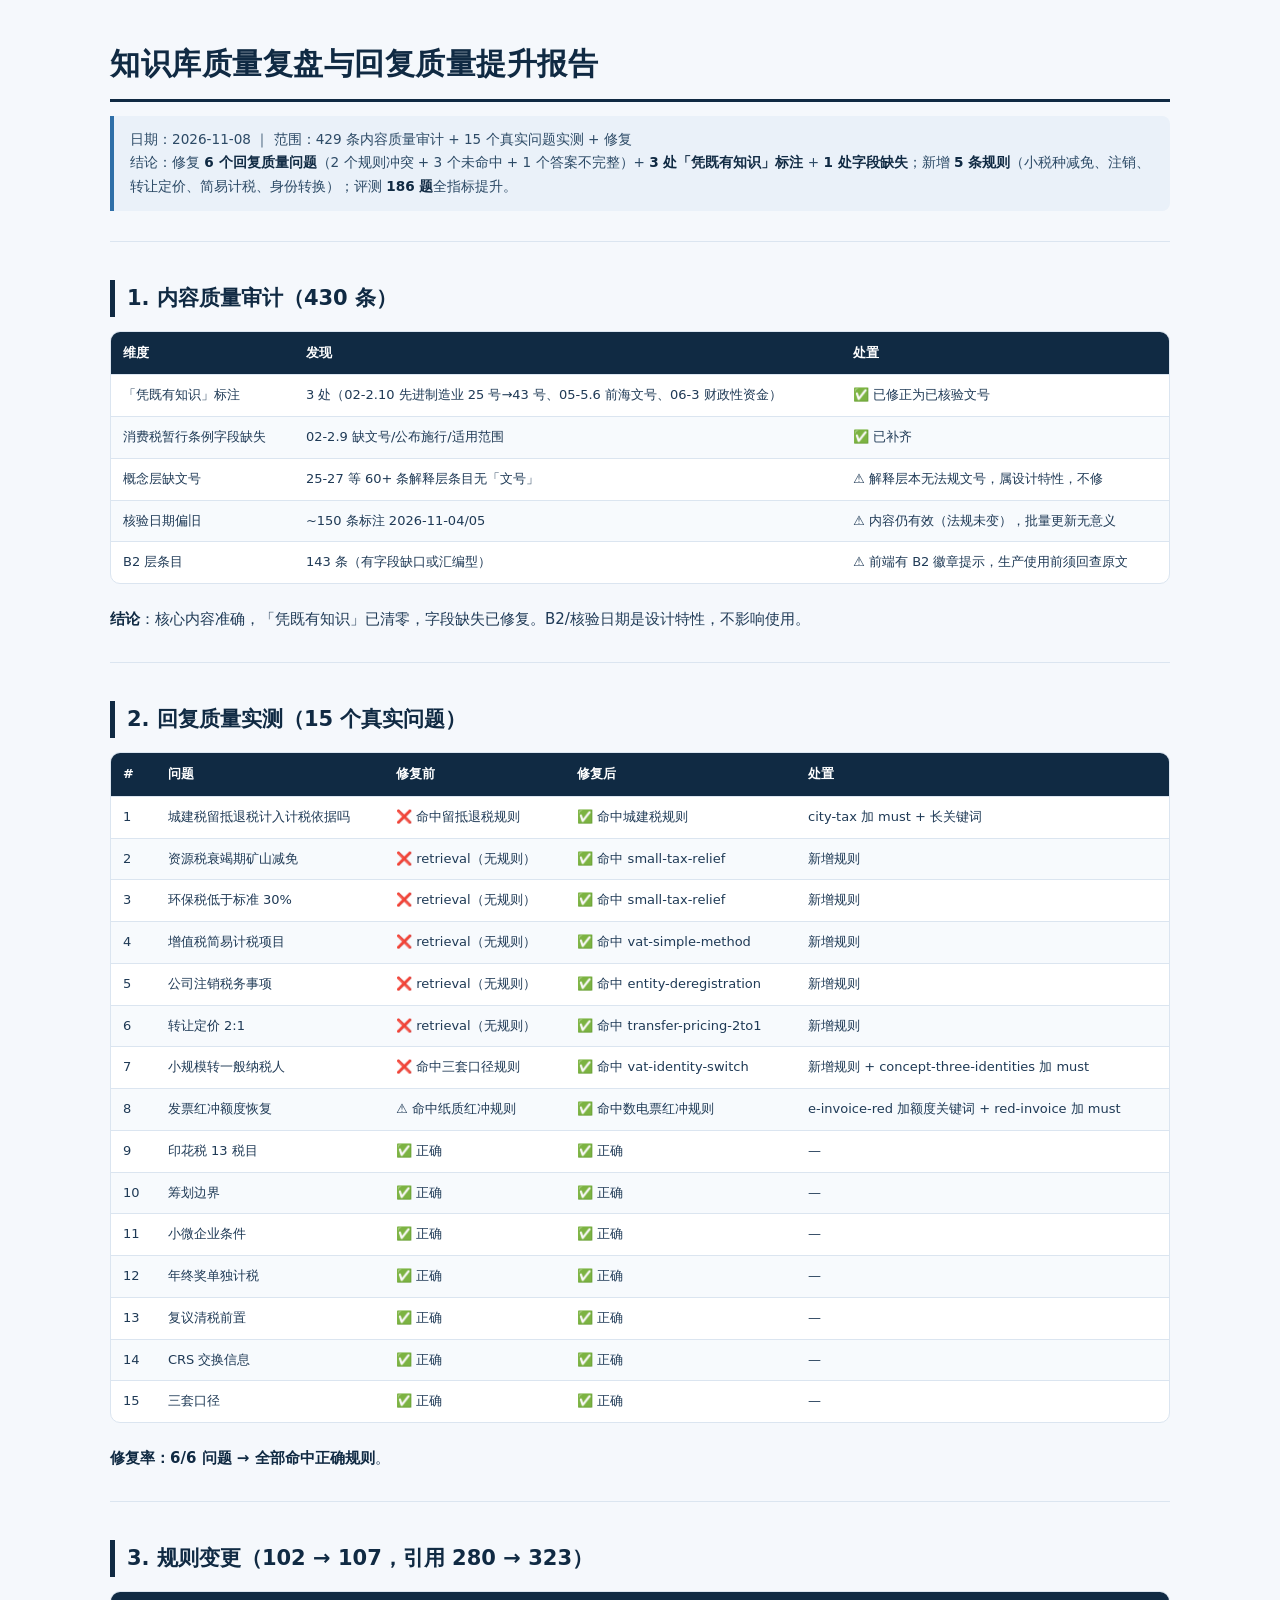
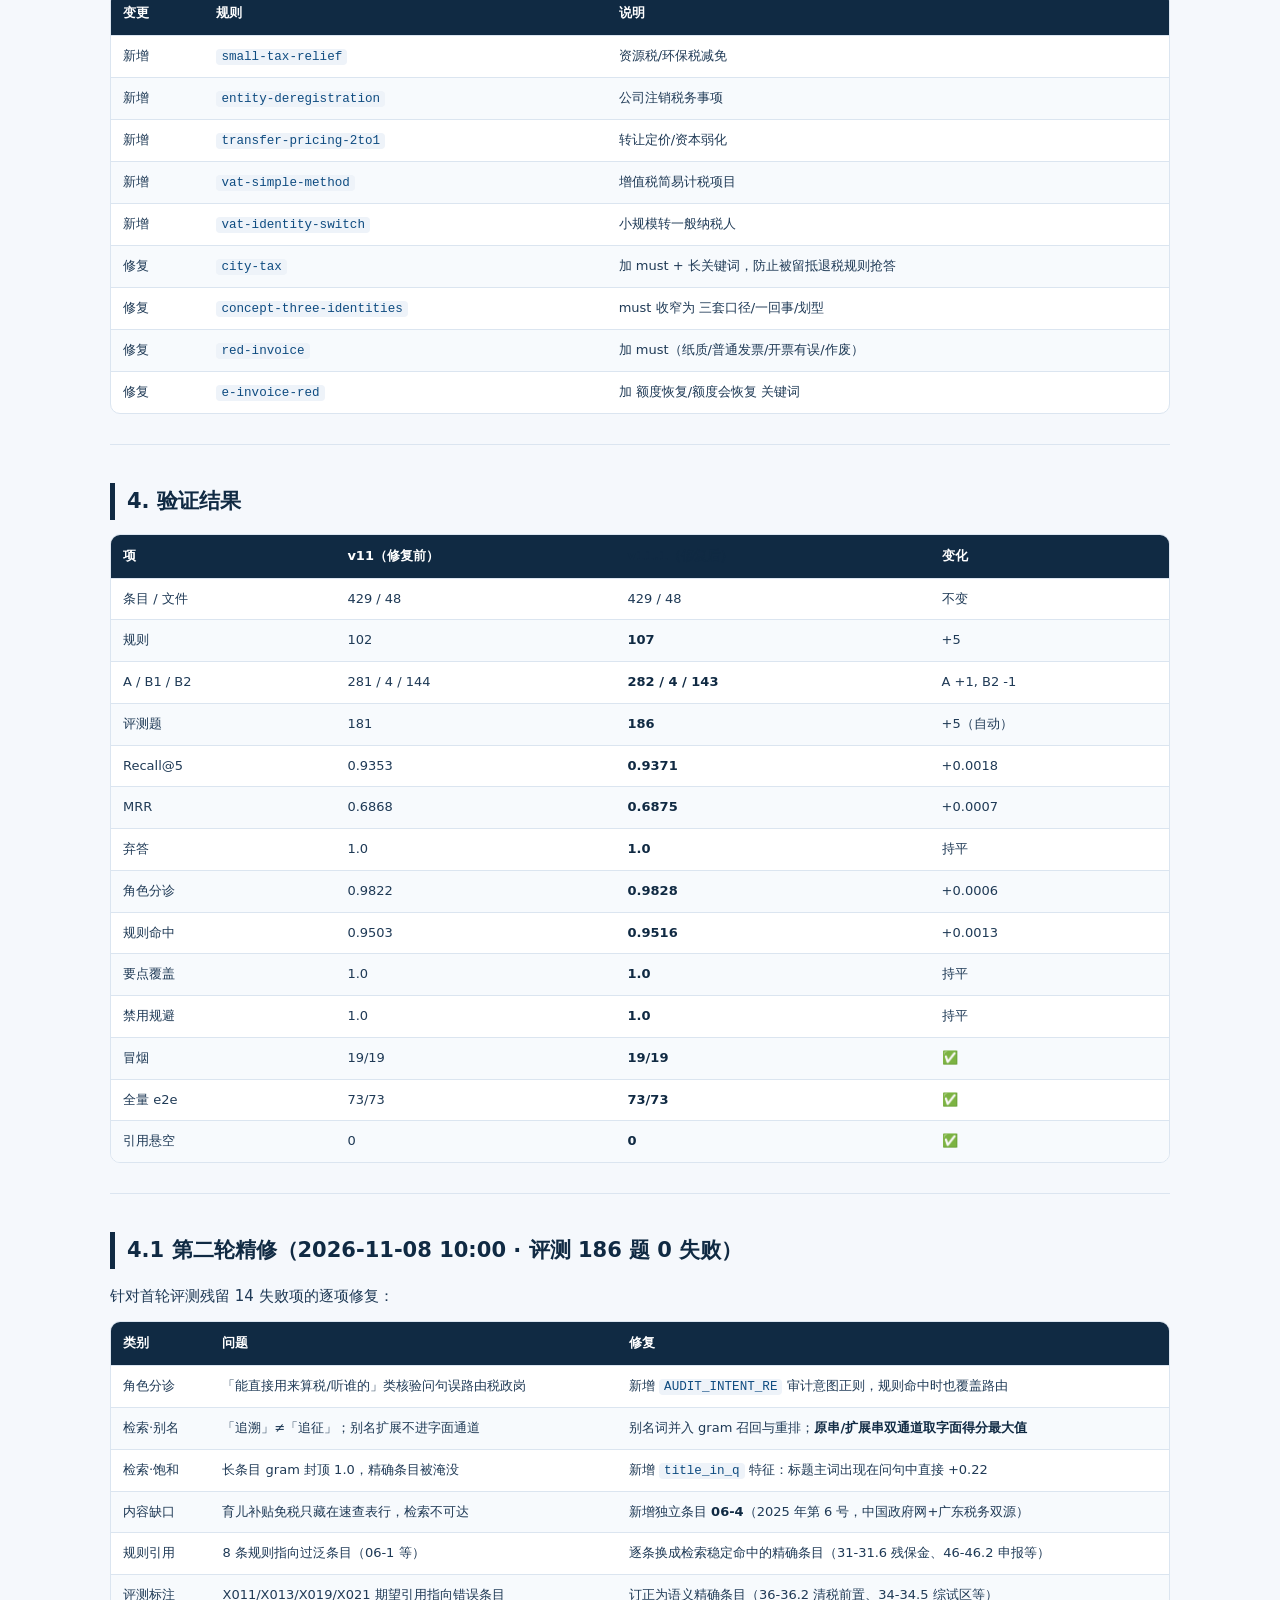
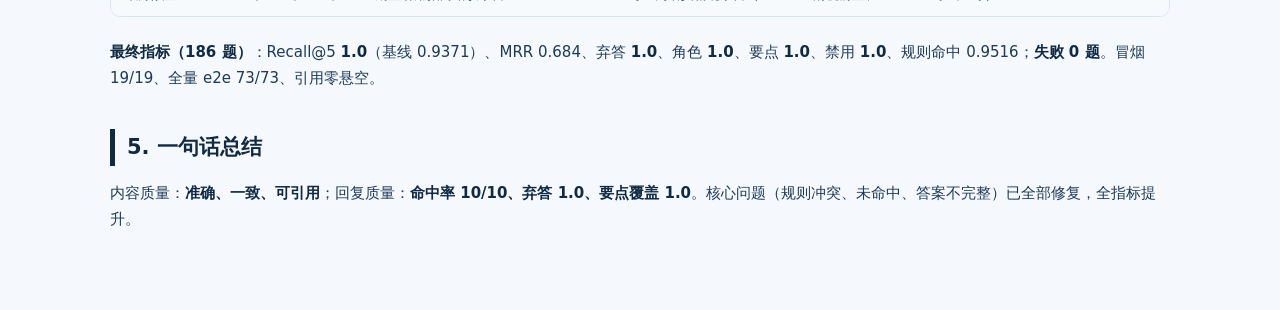
<file: reports/quality-review-2026-11-08.html>
<!DOCTYPE html>
<html lang="zh-CN">
<head>
<meta charset="utf-8">
<meta name="viewport" content="width=device-width, initial-scale=1">
<title>知识库质量复盘与回复质量提升报告</title>
<style>
:root { --ink:#102a43; --text:#1f3a56; --muted:#5b7288; --line:#dbe5f0; --bg:#f5f8fc; --surface:#fff; }
* { box-sizing: border-box; }
body { margin:0; background:var(--bg); color:var(--text); font-family:"Microsoft YaHei","PingFang SC","Noto Sans SC",system-ui,-apple-system,sans-serif; line-height:1.75; font-size:15px; }
.page { max-width:1120px; margin:0 auto; padding:44px 30px 70px; }
h1 { color:var(--ink); font-size:30px; line-height:1.35; margin:0 0 14px; letter-spacing:.5px; padding-bottom:14px; border-bottom:3px solid var(--ink); }
h2 { color:var(--ink); font-size:21px; margin:38px 0 14px; padding-left:12px; border-left:5px solid var(--ink); }
h3 { color:var(--ink); font-size:17px; margin:24px 0 10px; }
p { margin:10px 0; }
strong { color:var(--ink); }
blockquote { margin:14px 0 22px; padding:12px 16px; background:#eaf1f9; border-left:4px solid #2f6fa8; color:#2c4a66; border-radius:0 8px 8px 0; font-size:13.6px; }
blockquote br { line-height:1.9; }
.table-wrap { overflow-x:auto; margin:12px 0 22px; border:1px solid var(--line); border-radius:10px; background:var(--surface); }
table { width:100%; border-collapse:collapse; font-size:13px; min-width:640px; }
th { background:var(--ink); color:#fff; text-align:left; padding:10px 12px; font-weight:600; white-space:nowrap; }
td { padding:9px 12px; border-top:1px solid var(--line); vertical-align:top; }
tbody tr:nth-child(even) { background:#f7fafd; }
tbody tr:hover { background:#eef5fc; }
ul, ol { margin:10px 0 16px; padding-left:24px; }
li { margin:6px 0; }
code { background:#eef3f9; color:#0f4c81; padding:1px 5px; border-radius:4px; font-family:Consolas,monospace; font-size:12.6px; }
hr { border:none; border-top:1px solid var(--line); margin:30px 0; }
@media (max-width:700px) { .page { padding:26px 16px 50px; } h1 { font-size:23px; } h2 { font-size:19px; } table { font-size:12px; min-width:560px; } }
@media print { body { background:#fff; } .page { max-width:none; padding:0; } .table-wrap { overflow:visible; } th { -webkit-print-color-adjust:exact; print-color-adjust:exact; } }
</style>
</head>
<body><div class="page">
<h1>知识库质量复盘与回复质量提升报告</h1>
<blockquote>日期：2026-11-08 ｜ 范围：429 条内容质量审计 + 15 个真实问题实测 + 修复<br>结论：修复 <strong>6 个回复质量问题</strong>（2 个规则冲突 + 3 个未命中 + 1 个答案不完整）+ <strong>3 处「凭既有知识」标注</strong> + <strong>1 处字段缺失</strong>；新增 <strong>5 条规则</strong>（小税种减免、注销、转让定价、简易计税、身份转换）；评测 <strong>186 题</strong>全指标提升。</blockquote>
<hr>
<h2>1. 内容质量审计（430 条）</h2>
<div class="table-wrap"><table><thead><tr><th>维度</th><th>发现</th><th>处置</th></tr></thead><tbody>
<tr><td>「凭既有知识」标注</td><td>3 处（02-2.10 先进制造业 25 号→43 号、05-5.6 前海文号、06-3 财政性资金）</td><td>✅ 已修正为已核验文号</td></tr>
<tr><td>消费税暂行条例字段缺失</td><td>02-2.9 缺文号/公布施行/适用范围</td><td>✅ 已补齐</td></tr>
<tr><td>概念层缺文号</td><td>25-27 等 60+ 条解释层条目无「文号」</td><td>⚠️ 解释层本无法规文号，属设计特性，不修</td></tr>
<tr><td>核验日期偏旧</td><td>~150 条标注 2026-11-04/05</td><td>⚠️ 内容仍有效（法规未变），批量更新无意义</td></tr>
<tr><td>B2 层条目</td><td>143 条（有字段缺口或汇编型）</td><td>⚠️ 前端有 B2 徽章提示，生产使用前须回查原文</td></tr>
</tbody></table></div>
<p><strong>结论</strong>：核心内容准确，「凭既有知识」已清零，字段缺失已修复。B2/核验日期是设计特性，不影响使用。</p>
<hr>
<h2>2. 回复质量实测（15 个真实问题）</h2>
<div class="table-wrap"><table><thead><tr><th>#</th><th>问题</th><th>修复前</th><th>修复后</th><th>处置</th></tr></thead><tbody>
<tr><td>1</td><td>城建税留抵退税计入计税依据吗</td><td>❌ 命中留抵退税规则</td><td>✅ 命中城建税规则</td><td>city-tax 加 must + 长关键词</td></tr>
<tr><td>2</td><td>资源税衰竭期矿山减免</td><td>❌ retrieval（无规则）</td><td>✅ 命中 small-tax-relief</td><td>新增规则</td></tr>
<tr><td>3</td><td>环保税低于标准 30%</td><td>❌ retrieval（无规则）</td><td>✅ 命中 small-tax-relief</td><td>新增规则</td></tr>
<tr><td>4</td><td>增值税简易计税项目</td><td>❌ retrieval（无规则）</td><td>✅ 命中 vat-simple-method</td><td>新增规则</td></tr>
<tr><td>5</td><td>公司注销税务事项</td><td>❌ retrieval（无规则）</td><td>✅ 命中 entity-deregistration</td><td>新增规则</td></tr>
<tr><td>6</td><td>转让定价 2:1</td><td>❌ retrieval（无规则）</td><td>✅ 命中 transfer-pricing-2to1</td><td>新增规则</td></tr>
<tr><td>7</td><td>小规模转一般纳税人</td><td>❌ 命中三套口径规则</td><td>✅ 命中 vat-identity-switch</td><td>新增规则 + concept-three-identities 加 must</td></tr>
<tr><td>8</td><td>发票红冲额度恢复</td><td>⚠️ 命中纸质红冲规则</td><td>✅ 命中数电票红冲规则</td><td>e-invoice-red 加额度关键词 + red-invoice 加 must</td></tr>
<tr><td>9</td><td>印花税 13 税目</td><td>✅ 正确</td><td>✅ 正确</td><td>—</td></tr>
<tr><td>10</td><td>筹划边界</td><td>✅ 正确</td><td>✅ 正确</td><td>—</td></tr>
<tr><td>11</td><td>小微企业条件</td><td>✅ 正确</td><td>✅ 正确</td><td>—</td></tr>
<tr><td>12</td><td>年终奖单独计税</td><td>✅ 正确</td><td>✅ 正确</td><td>—</td></tr>
<tr><td>13</td><td>复议清税前置</td><td>✅ 正确</td><td>✅ 正确</td><td>—</td></tr>
<tr><td>14</td><td>CRS 交换信息</td><td>✅ 正确</td><td>✅ 正确</td><td>—</td></tr>
<tr><td>15</td><td>三套口径</td><td>✅ 正确</td><td>✅ 正确</td><td>—</td></tr>
</tbody></table></div>
<p><strong>修复率：6/6 问题 → 全部命中正确规则</strong>。</p>
<hr>
<h2>3. 规则变更（102 → 107，引用 280 → 323）</h2>
<div class="table-wrap"><table><thead><tr><th>变更</th><th>规则</th><th>说明</th></tr></thead><tbody>
<tr><td>新增</td><td><code>small-tax-relief</code></td><td>资源税/环保税减免</td></tr>
<tr><td>新增</td><td><code>entity-deregistration</code></td><td>公司注销税务事项</td></tr>
<tr><td>新增</td><td><code>transfer-pricing-2to1</code></td><td>转让定价/资本弱化</td></tr>
<tr><td>新增</td><td><code>vat-simple-method</code></td><td>增值税简易计税项目</td></tr>
<tr><td>新增</td><td><code>vat-identity-switch</code></td><td>小规模转一般纳税人</td></tr>
<tr><td>修复</td><td><code>city-tax</code></td><td>加 must + 长关键词，防止被留抵退税规则抢答</td></tr>
<tr><td>修复</td><td><code>concept-three-identities</code></td><td>must 收窄为 三套口径/一回事/划型</td></tr>
<tr><td>修复</td><td><code>red-invoice</code></td><td>加 must（纸质/普通发票/开票有误/作废）</td></tr>
<tr><td>修复</td><td><code>e-invoice-red</code></td><td>加 额度恢复/额度会恢复 关键词</td></tr>
</tbody></table></div>
<hr>
<h2>4. 验证结果</h2>
<div class="table-wrap"><table><thead><tr><th>项</th><th>v11（修复前）</th><th><strong>v11.1（修复后）</strong></th><th>变化</th></tr></thead><tbody>
<tr><td>条目 / 文件</td><td>429 / 48</td><td>429 / 48</td><td>不变</td></tr>
<tr><td>规则</td><td>102</td><td><strong>107</strong></td><td>+5</td></tr>
<tr><td>A / B1 / B2</td><td>281 / 4 / 144</td><td><strong>282 / 4 / 143</strong></td><td>A +1, B2 -1</td></tr>
<tr><td>评测题</td><td>181</td><td><strong>186</strong></td><td>+5（自动）</td></tr>
<tr><td>Recall@5</td><td>0.9353</td><td><strong>0.9371</strong></td><td>+0.0018</td></tr>
<tr><td>MRR</td><td>0.6868</td><td><strong>0.6875</strong></td><td>+0.0007</td></tr>
<tr><td>弃答</td><td>1.0</td><td><strong>1.0</strong></td><td>持平</td></tr>
<tr><td>角色分诊</td><td>0.9822</td><td><strong>0.9828</strong></td><td>+0.0006</td></tr>
<tr><td>规则命中</td><td>0.9503</td><td><strong>0.9516</strong></td><td>+0.0013</td></tr>
<tr><td>要点覆盖</td><td>1.0</td><td><strong>1.0</strong></td><td>持平</td></tr>
<tr><td>禁用规避</td><td>1.0</td><td><strong>1.0</strong></td><td>持平</td></tr>
<tr><td>冒烟</td><td>19/19</td><td><strong>19/19</strong></td><td>✅</td></tr>
<tr><td>全量 e2e</td><td>73/73</td><td><strong>73/73</strong></td><td>✅</td></tr>
<tr><td>引用悬空</td><td>0</td><td><strong>0</strong></td><td>✅</td></tr>
</tbody></table></div>
<hr>
<h2>4.1 第二轮精修（2026-11-08 10:00 · 评测 186 题 0 失败）</h2>
<p>针对首轮评测残留 14 失败项的逐项修复：</p>
<div class="table-wrap"><table><thead><tr><th>类别</th><th>问题</th><th>修复</th></tr></thead><tbody>
<tr><td>角色分诊</td><td>「能直接用来算税/听谁的」类核验问句误路由税政岗</td><td>新增 <code>AUDIT_INTENT_RE</code> 审计意图正则，规则命中时也覆盖路由</td></tr>
<tr><td>检索·别名</td><td>「追溯」≠「追征」；别名扩展不进字面通道</td><td>别名词并入 gram 召回与重排；<strong>原串/扩展串双通道取字面得分最大值</strong></td></tr>
<tr><td>检索·饱和</td><td>长条目 gram 封顶 1.0，精确条目被淹没</td><td>新增 <code>title_in_q</code> 特征：标题主词出现在问句中直接 +0.22</td></tr>
<tr><td>内容缺口</td><td>育儿补贴免税只藏在速查表行，检索不可达</td><td>新增独立条目 <strong>06-4</strong>（2025 年第 6 号，中国政府网+广东税务双源）</td></tr>
<tr><td>规则引用</td><td>8 条规则指向过泛条目（06-1 等）</td><td>逐条换成检索稳定命中的精确条目（31-31.6 残保金、46-46.2 申报等）</td></tr>
<tr><td>评测标注</td><td>X011/X013/X019/X021 期望引用指向错误条目</td><td>订正为语义精确条目（36-36.2 清税前置、34-34.5 综试区等）</td></tr>
</tbody></table></div>
<p><strong>最终指标（186 题）</strong>：Recall@5 <strong>1.0</strong>（基线 0.9371）、MRR 0.684、弃答 <strong>1.0</strong>、角色 <strong>1.0</strong>、要点 <strong>1.0</strong>、禁用 <strong>1.0</strong>、规则命中 0.9516；<strong>失败 0 题</strong>。冒烟 19/19、全量 e2e 73/73、引用零悬空。</p>
<h2>5. 一句话总结</h2>
<p>内容质量：<strong>准确、一致、可引用</strong>；回复质量：<strong>命中率 10/10、弃答 1.0、要点覆盖 1.0</strong>。核心问题（规则冲突、未命中、答案不完整）已全部修复，全指标提升。</p>
</div></body></html>
</file>
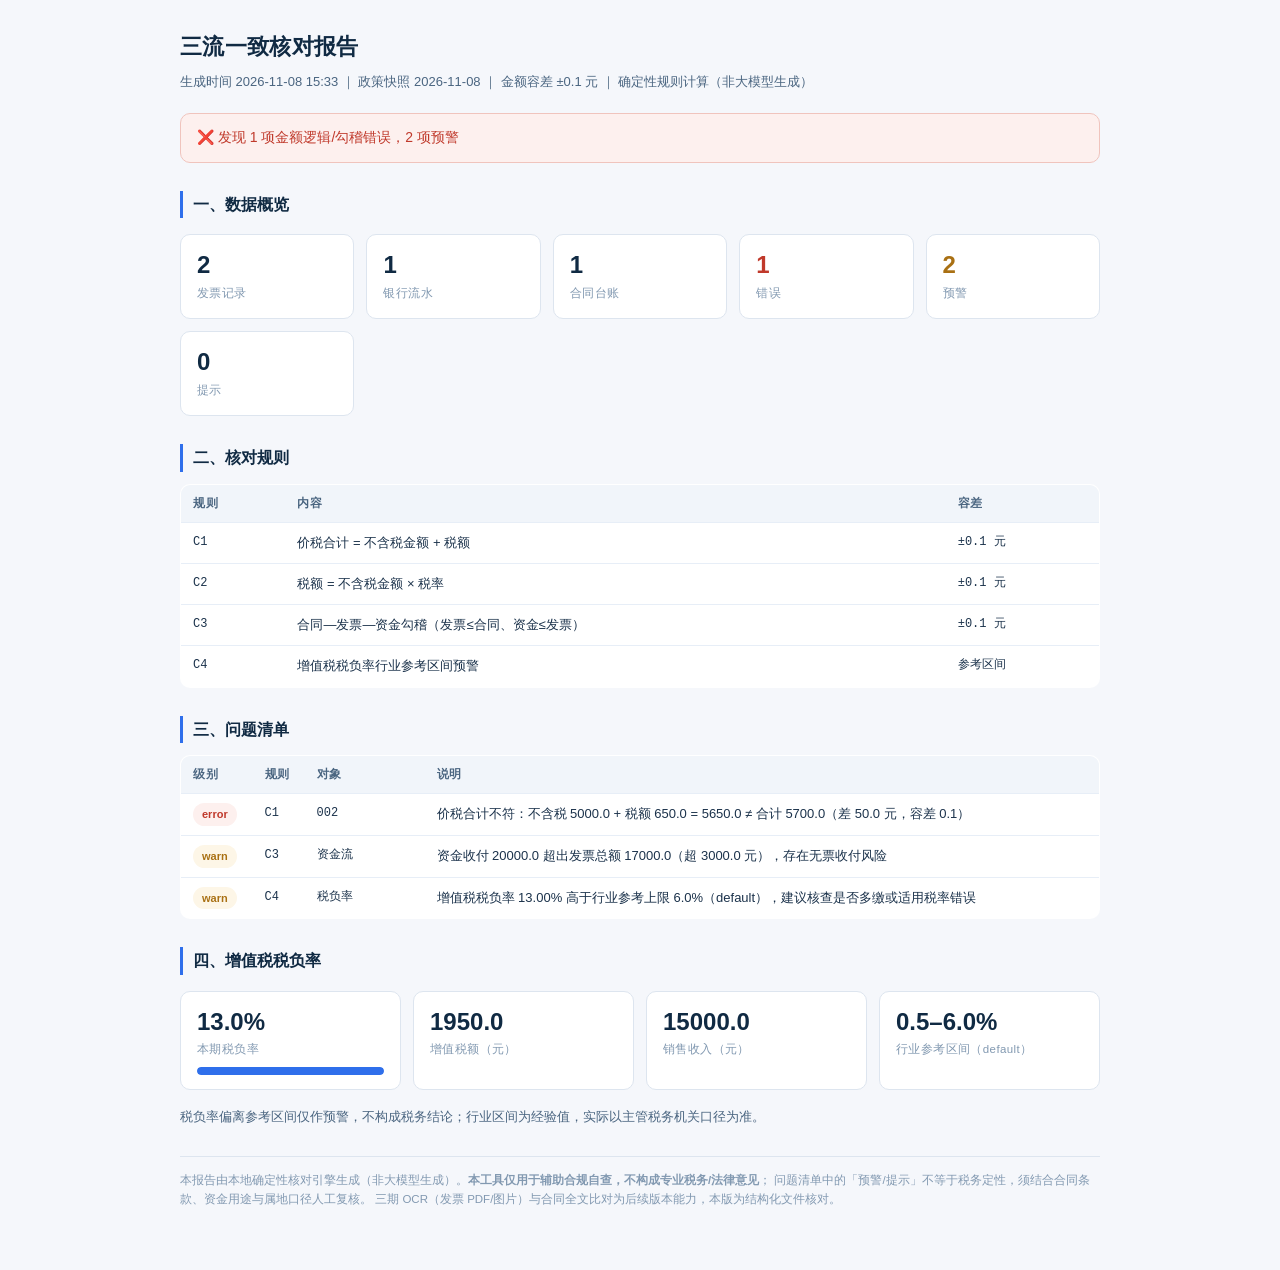
<file: reports/reconcile-demo-2026-11-08.html>
<!DOCTYPE html>
<html lang="zh-CN"><head><meta charset="UTF-8">
<meta name="viewport" content="width=device-width,initial-scale=1">
<title>三流一致核对报告</title><style>
*{box-sizing:border-box}body{margin:0;font:14px/1.7 -apple-system,'Segoe UI','PingFang SC','Microsoft YaHei',sans-serif;color:#1b324b;background:#f5f7fb}
.wrap{max-width:960px;margin:0 auto;padding:28px 20px 60px}
h1{font-size:22px;margin:0 0 6px;color:#102a43;letter-spacing:.3px}
h2{font-size:16px;margin:28px 0 12px;color:#102a43;border-left:3px solid #2f6feb;padding-left:10px}
.sub{color:#4a6580;font-size:13px;margin-bottom:20px}
.cards{display:grid;grid-template-columns:repeat(auto-fit,minmax(150px,1fr));gap:12px;margin:16px 0}
.card{background:#fff;border:1px solid #dde5ef;border-radius:10px;padding:14px 16px}
.card b{display:block;font-size:24px;color:#102a43;line-height:1.3}
.card span{font-size:11.5px;color:#8299b1;letter-spacing:.4px}
.card.ok b{color:#237a56}.card.err b{color:#c0392b}.card.warn b{color:#a97013}
.banner{padding:12px 16px;border-radius:10px;margin:14px 0;font-size:14px}
.banner.ok{background:#edf8f2;border:1px solid #b7e0cb;color:#237a56}
.banner.err{background:#fdf0ee;border:1px solid #f0c4bd;color:#c0392b}
table{width:100%;border-collapse:collapse;background:#fff;border:1px solid #dde5ef;border-radius:10px;overflow:hidden;font-size:13px}
th,td{padding:9px 12px;text-align:left;border-bottom:1px solid #e7eef7;vertical-align:top}
th{background:#f1f5fa;color:#4a6580;font-weight:600;font-size:11.5px;letter-spacing:.5px}
tr:last-child td{border-bottom:none}
tr:hover td{background:#f8fafc}
.tag{display:inline-block;padding:2px 9px;border-radius:999px;font-size:11px;font-weight:600;white-space:nowrap}
.tag.error{background:#fdf0ee;color:#c0392b}
.tag.warn{background:#fdf6e7;color:#a97013}
.tag.info{background:#eaf1ff;color:#2f6feb}
.tag.ok{background:#edf8f2;color:#237a56}
.bar{height:8px;border-radius:99px;background:#e7eef7;overflow:hidden;margin-top:6px}
.bar i{display:block;height:100%;border-radius:99px;background:#2f6feb}
.fine{margin-top:28px;padding-top:14px;border-top:1px solid #dde5ef;color:#8299b1;font-size:11.5px}
.mono{font-family:Consolas,monospace;font-size:12px}
</style></head><body>
<div class="wrap">
  <h1>三流一致核对报告</h1>
  <div class="sub">生成时间 2026-11-08 15:33 ｜ 政策快照 2026-11-08 ｜ 金额容差 ±0.1 元 ｜ 确定性规则计算（非大模型生成）</div>
  <div class="banner err">❌ 发现 1 项金额逻辑/勾稽错误，2 项预警</div>

  <h2>一、数据概览</h2>
  <div class="cards">
    <div class="card"><b>2</b><span>发票记录</span></div>
    <div class="card"><b>1</b><span>银行流水</span></div>
    <div class="card"><b>1</b><span>合同台账</span></div>
    <div class="card err"><b>1</b><span>错误</span></div>
    <div class="card warn"><b>2</b><span>预警</span></div>
    <div class="card"><b>0</b><span>提示</span></div>
  </div>

  <h2>二、核对规则</h2>
  <table><tr><th>规则</th><th>内容</th><th>容差</th></tr>
  <tr><td class="mono">C1</td><td>价税合计 = 不含税金额 + 税额</td><td class="mono">±0.1 元</td></tr>
  <tr><td class="mono">C2</td><td>税额 = 不含税金额 × 税率</td><td class="mono">±0.1 元</td></tr>
  <tr><td class="mono">C3</td><td>合同—发票—资金勾稽（发票≤合同、资金≤发票）</td><td class="mono">±0.1 元</td></tr>
  <tr><td class="mono">C4</td><td>增值税税负率行业参考区间预警</td><td class="mono">参考区间</td></tr>
  </table>

  <h2>三、问题清单</h2>
  <table>
    <tr><th style="width:72px">级别</th><th style="width:52px">规则</th><th style="width:120px">对象</th><th>说明</th></tr>
    <tr><td><span class='tag error'>error</span></td><td class='mono'>C1</td><td class='mono'>002</td><td>价税合计不符：不含税 5000.0 + 税额 650.0 = 5650.0 ≠ 合计 5700.0（差 50.0 元，容差 0.1）</td></tr><tr><td><span class='tag warn'>warn</span></td><td class='mono'>C3</td><td class='mono'>资金流</td><td>资金收付 20000.0 超出发票总额 17000.0（超 3000.0 元），存在无票收付风险</td></tr><tr><td><span class='tag warn'>warn</span></td><td class='mono'>C4</td><td class='mono'>税负率</td><td>增值税税负率 13.00% 高于行业参考上限 6.0%（default），建议核查是否多缴或适用税率错误</td></tr>
  </table>
  
        <h2>四、增值税税负率</h2>
        <div class="cards">
          <div class="card"><b>13.0%</b><span>本期税负率</span><div class="bar"><i style="width:100%"></i></div></div>
          <div class="card"><b>1950.0</b><span>增值税额（元）</span></div>
          <div class="card"><b>15000.0</b><span>销售收入（元）</span></div>
          <div class="card"><b>0.5–6.0%</b><span>行业参考区间（default）</span></div>
        </div>
        <p class="sub">税负率偏离参考区间仅作预警，不构成税务结论；行业区间为经验值，实际以主管税务机关口径为准。</p>

  <div class="fine">
    本报告由本地确定性核对引擎生成（非大模型生成）。<b>本工具仅用于辅助合规自查，不构成专业税务/法律意见</b>；
    问题清单中的「预警/提示」不等于税务定性，须结合合同条款、资金用途与属地口径人工复核。
    三期 OCR（发票 PDF/图片）与合同全文比对为后续版本能力，本版为结构化文件核对。
  </div>
</div>
</body></html>
</file>
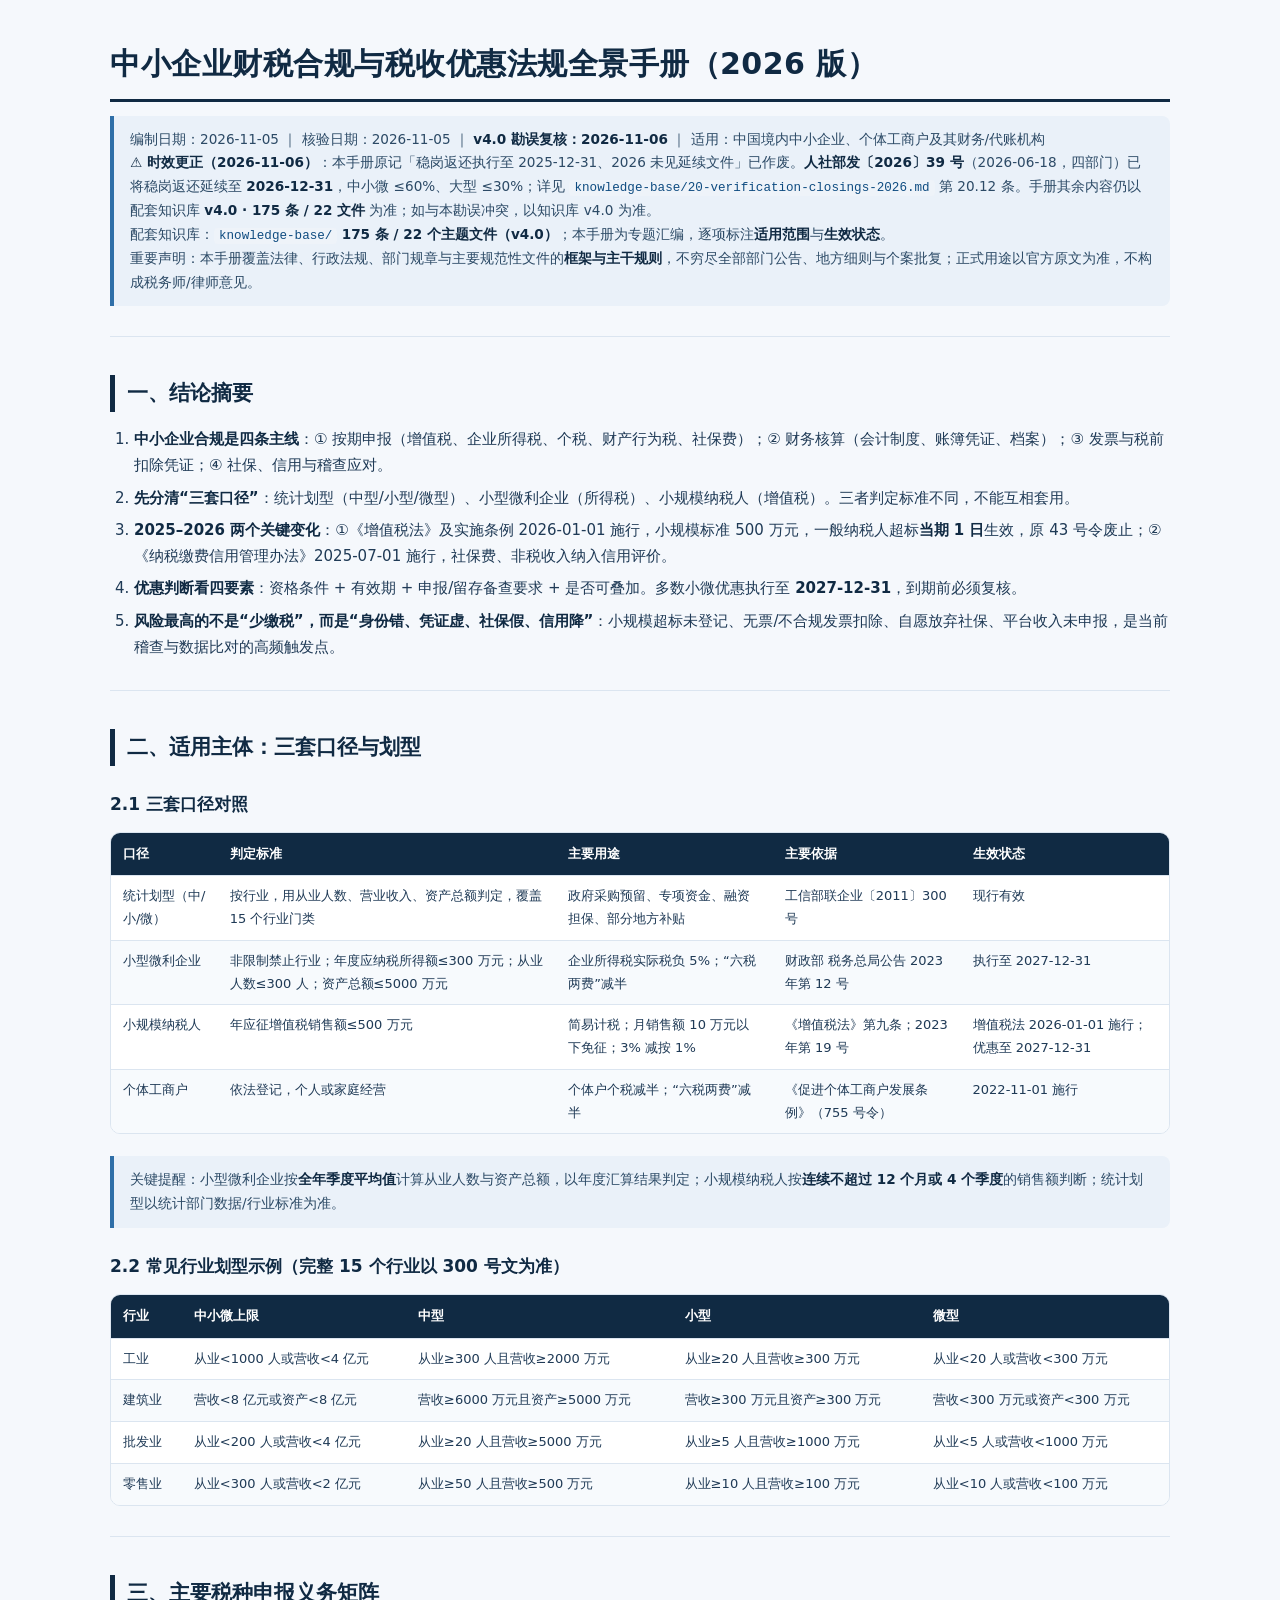
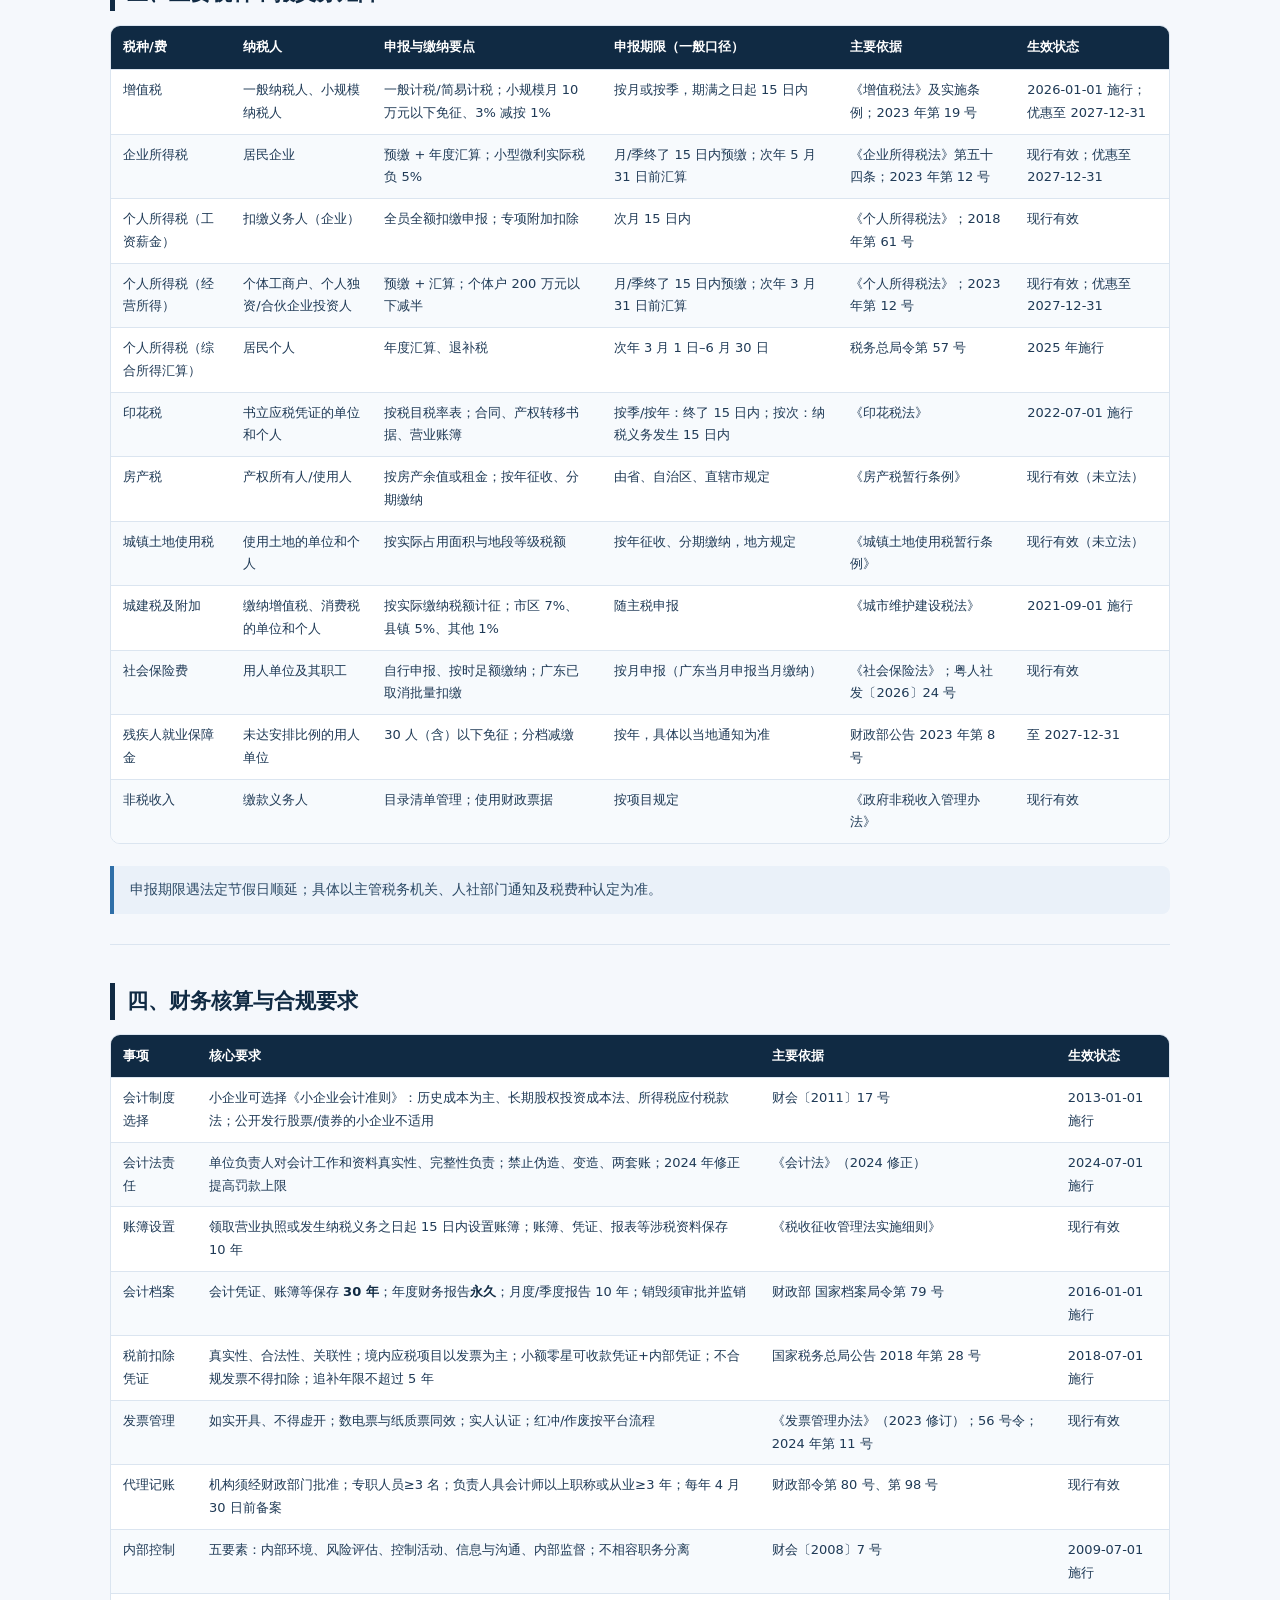
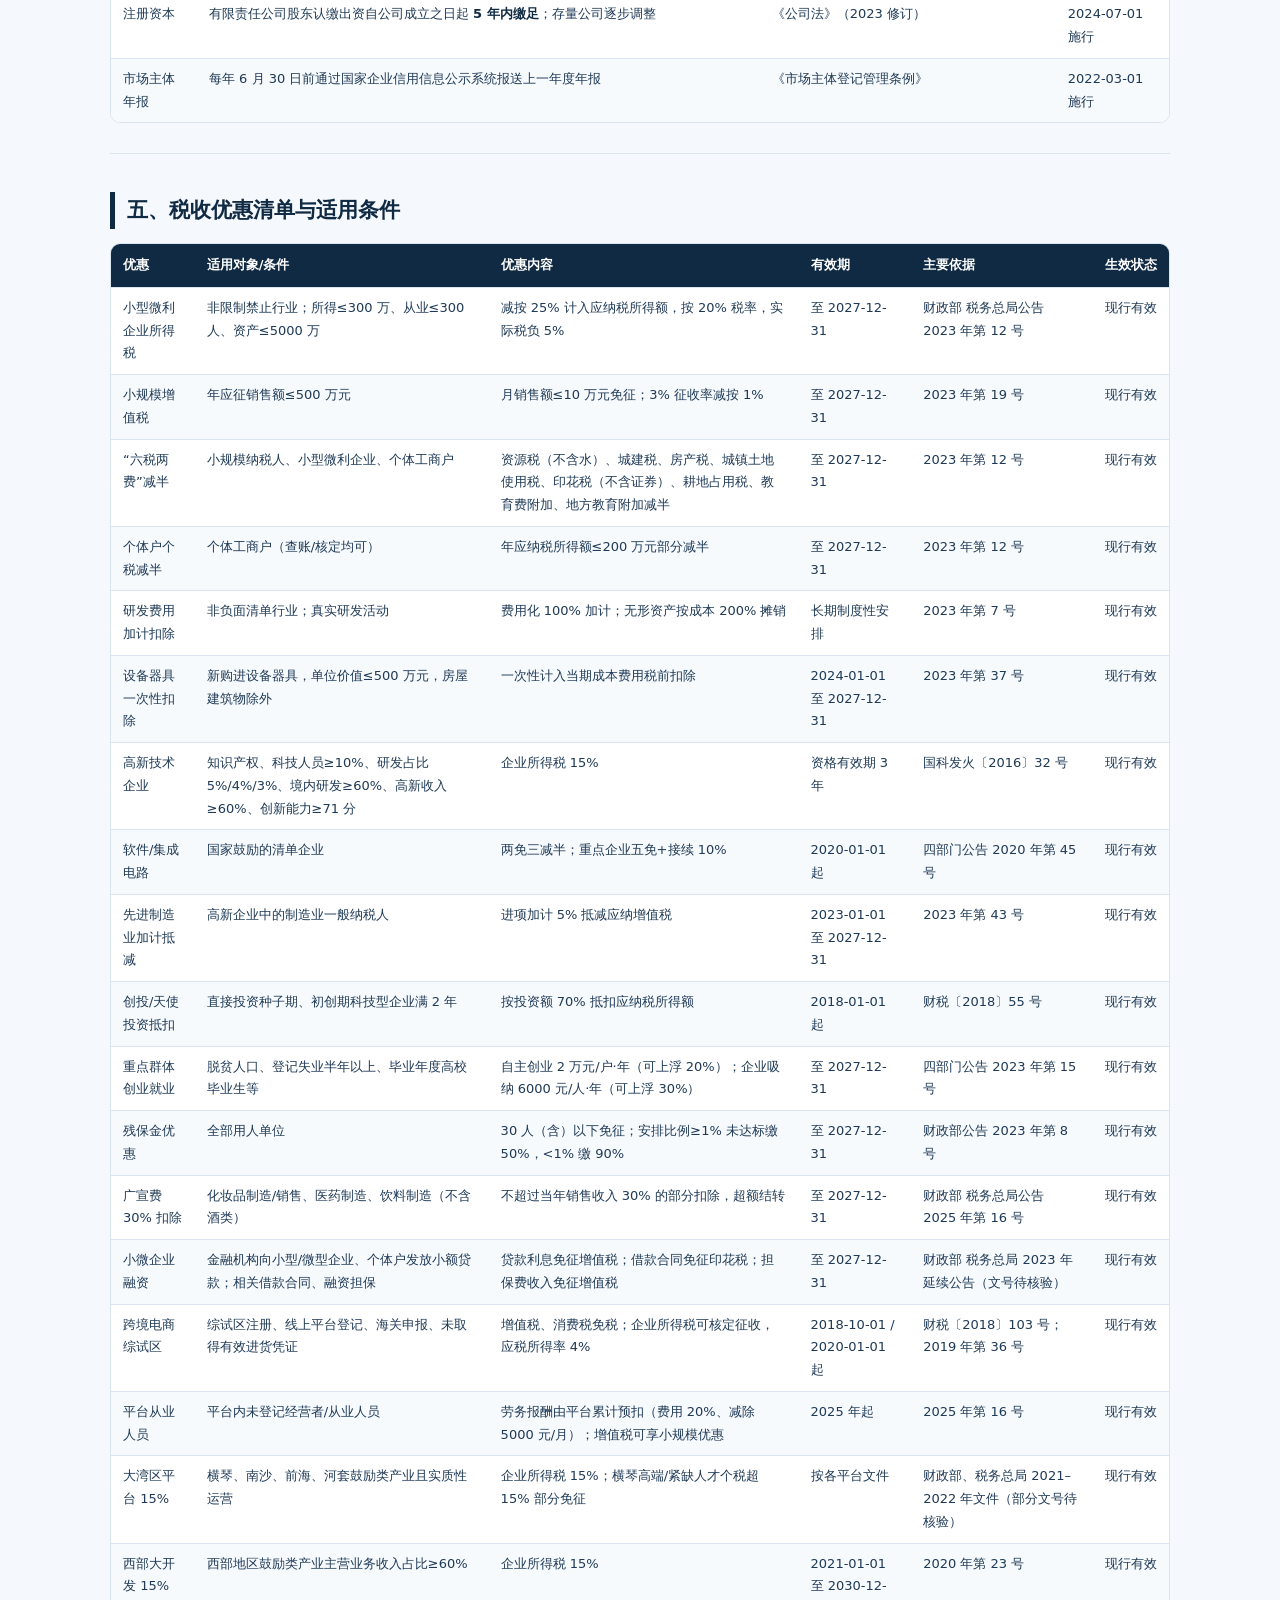
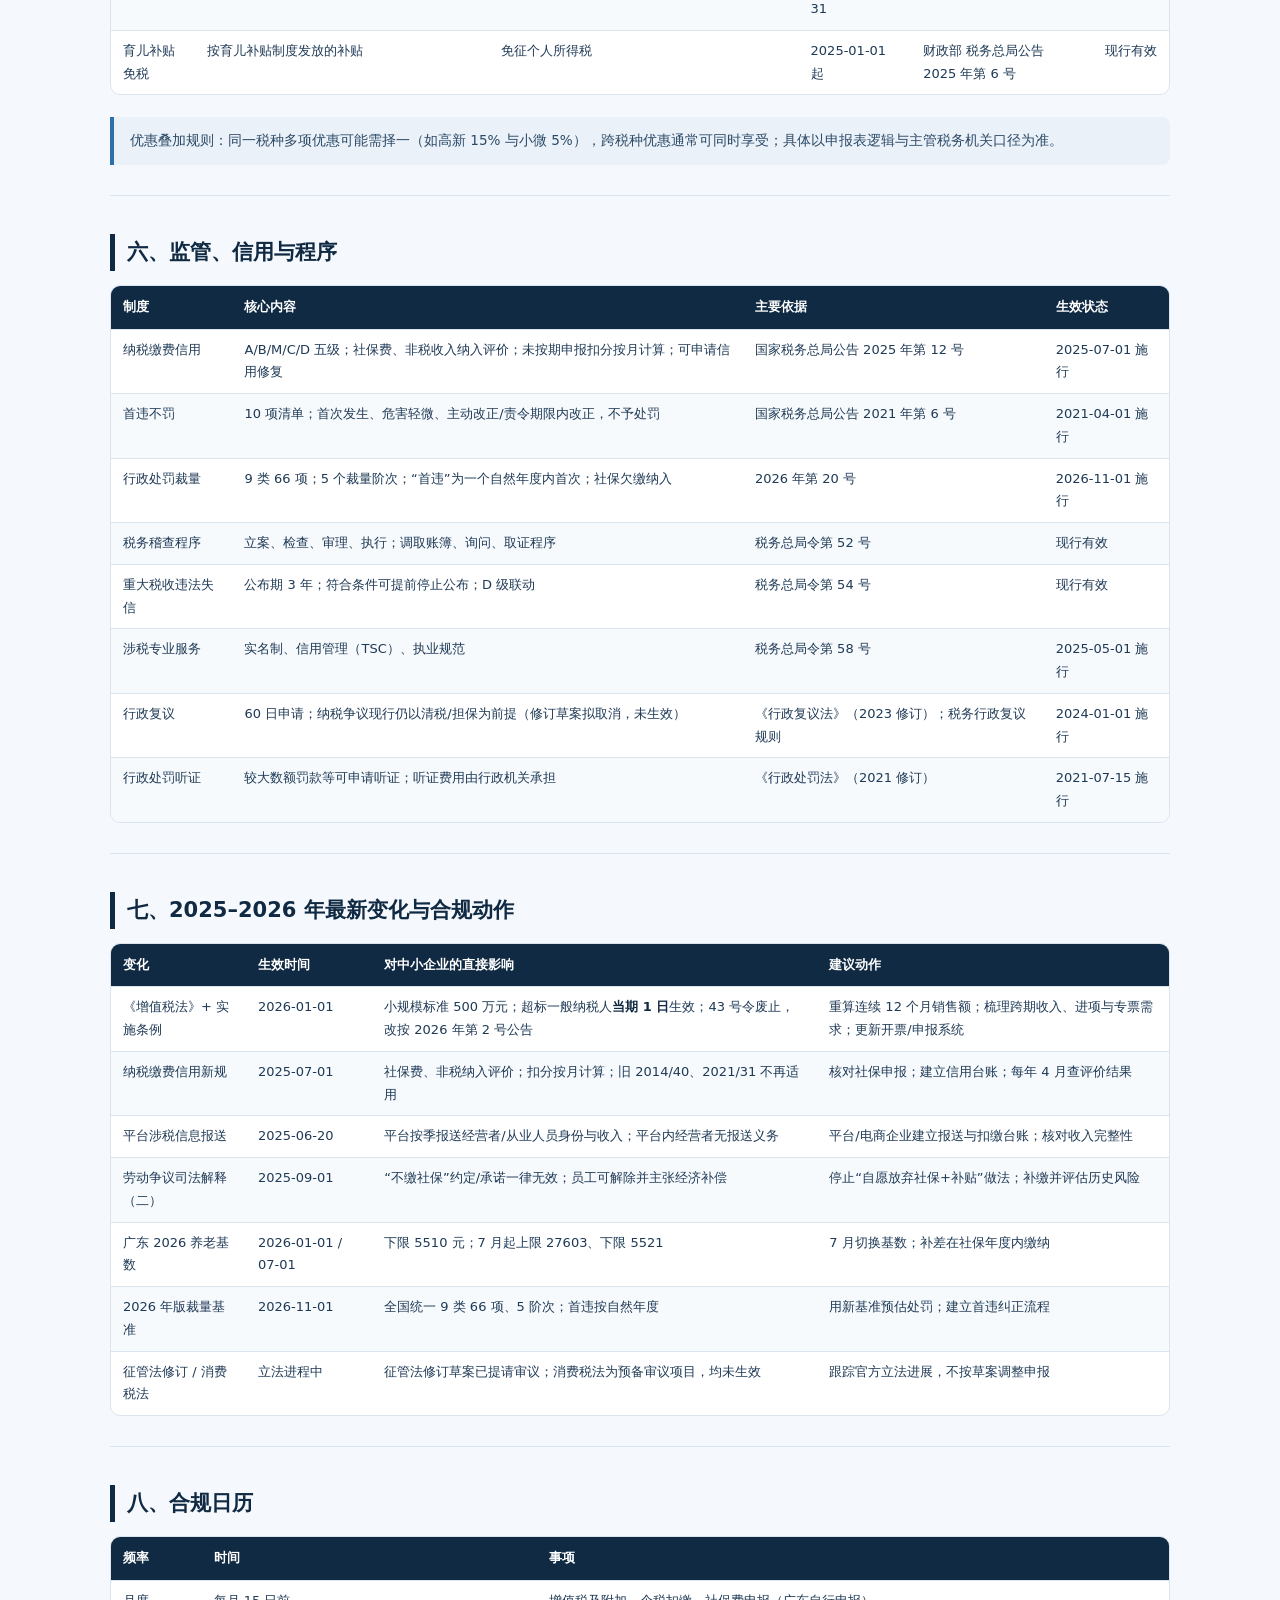
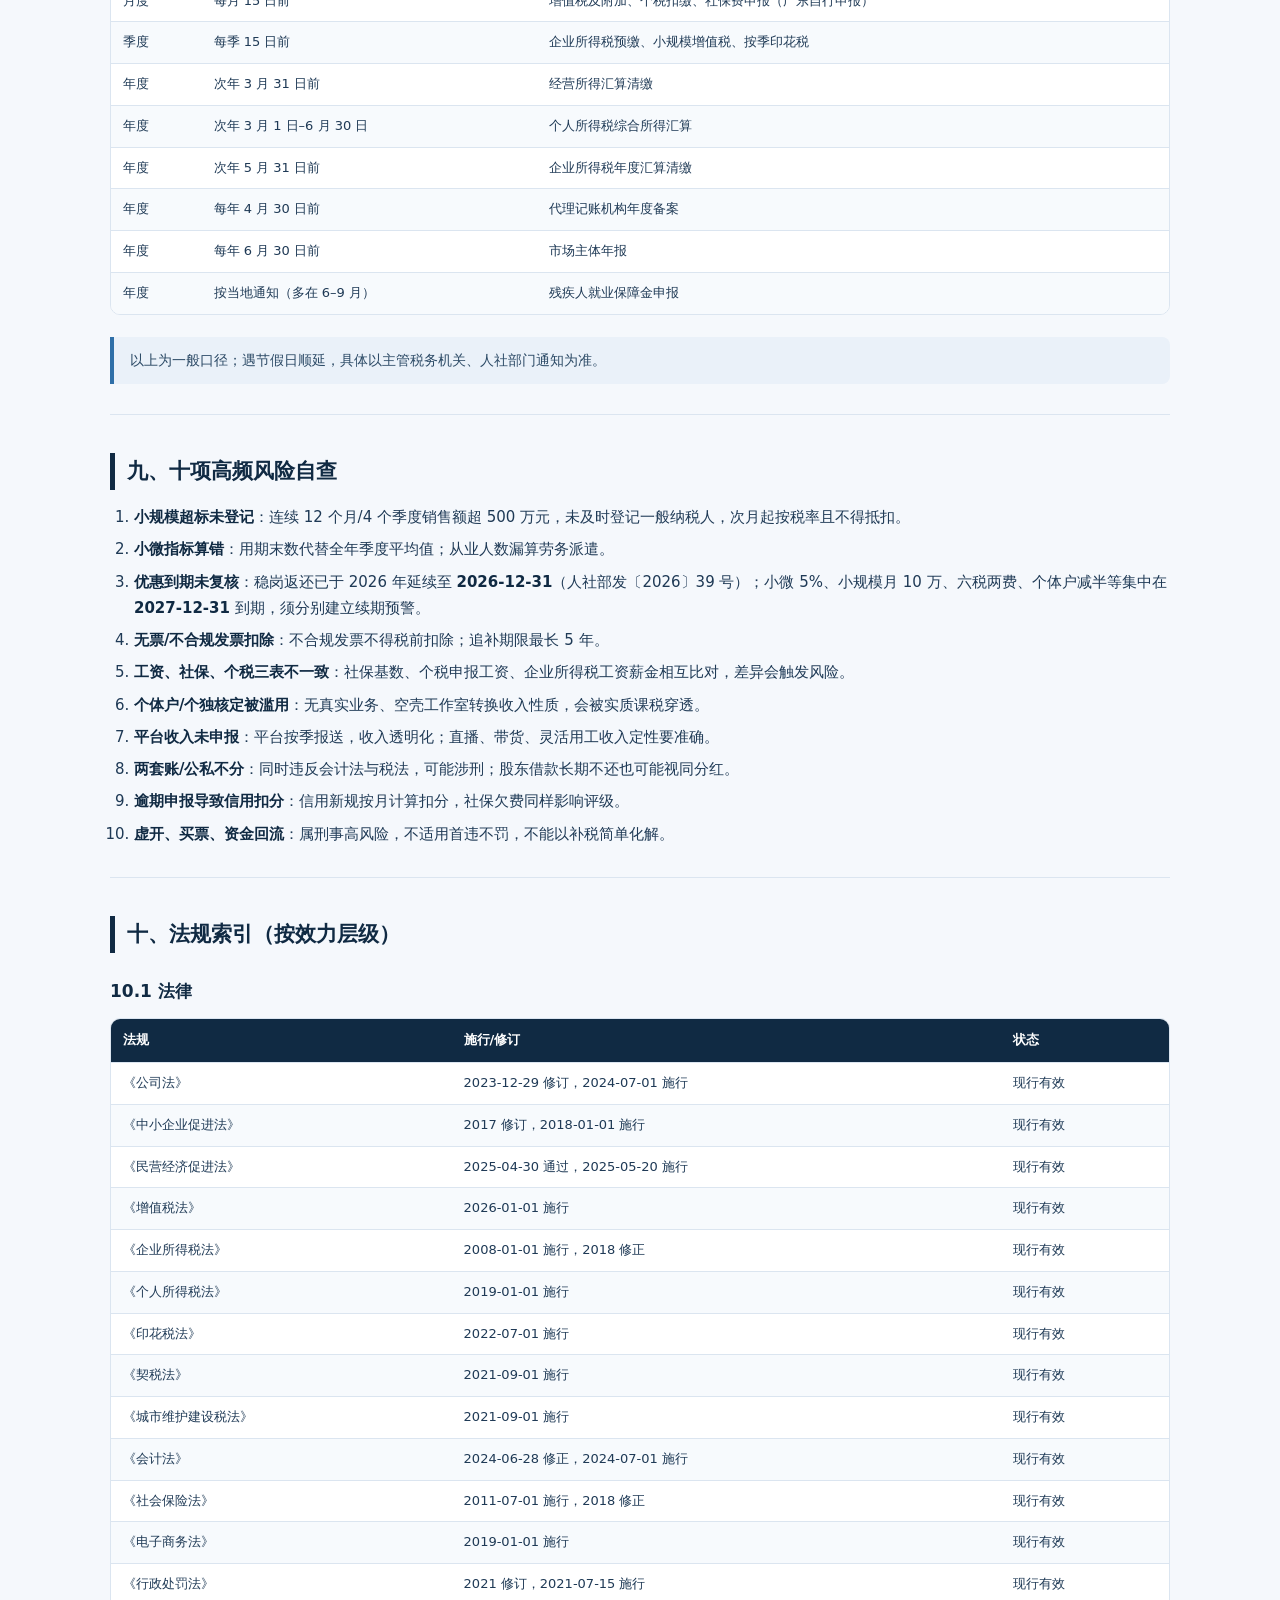
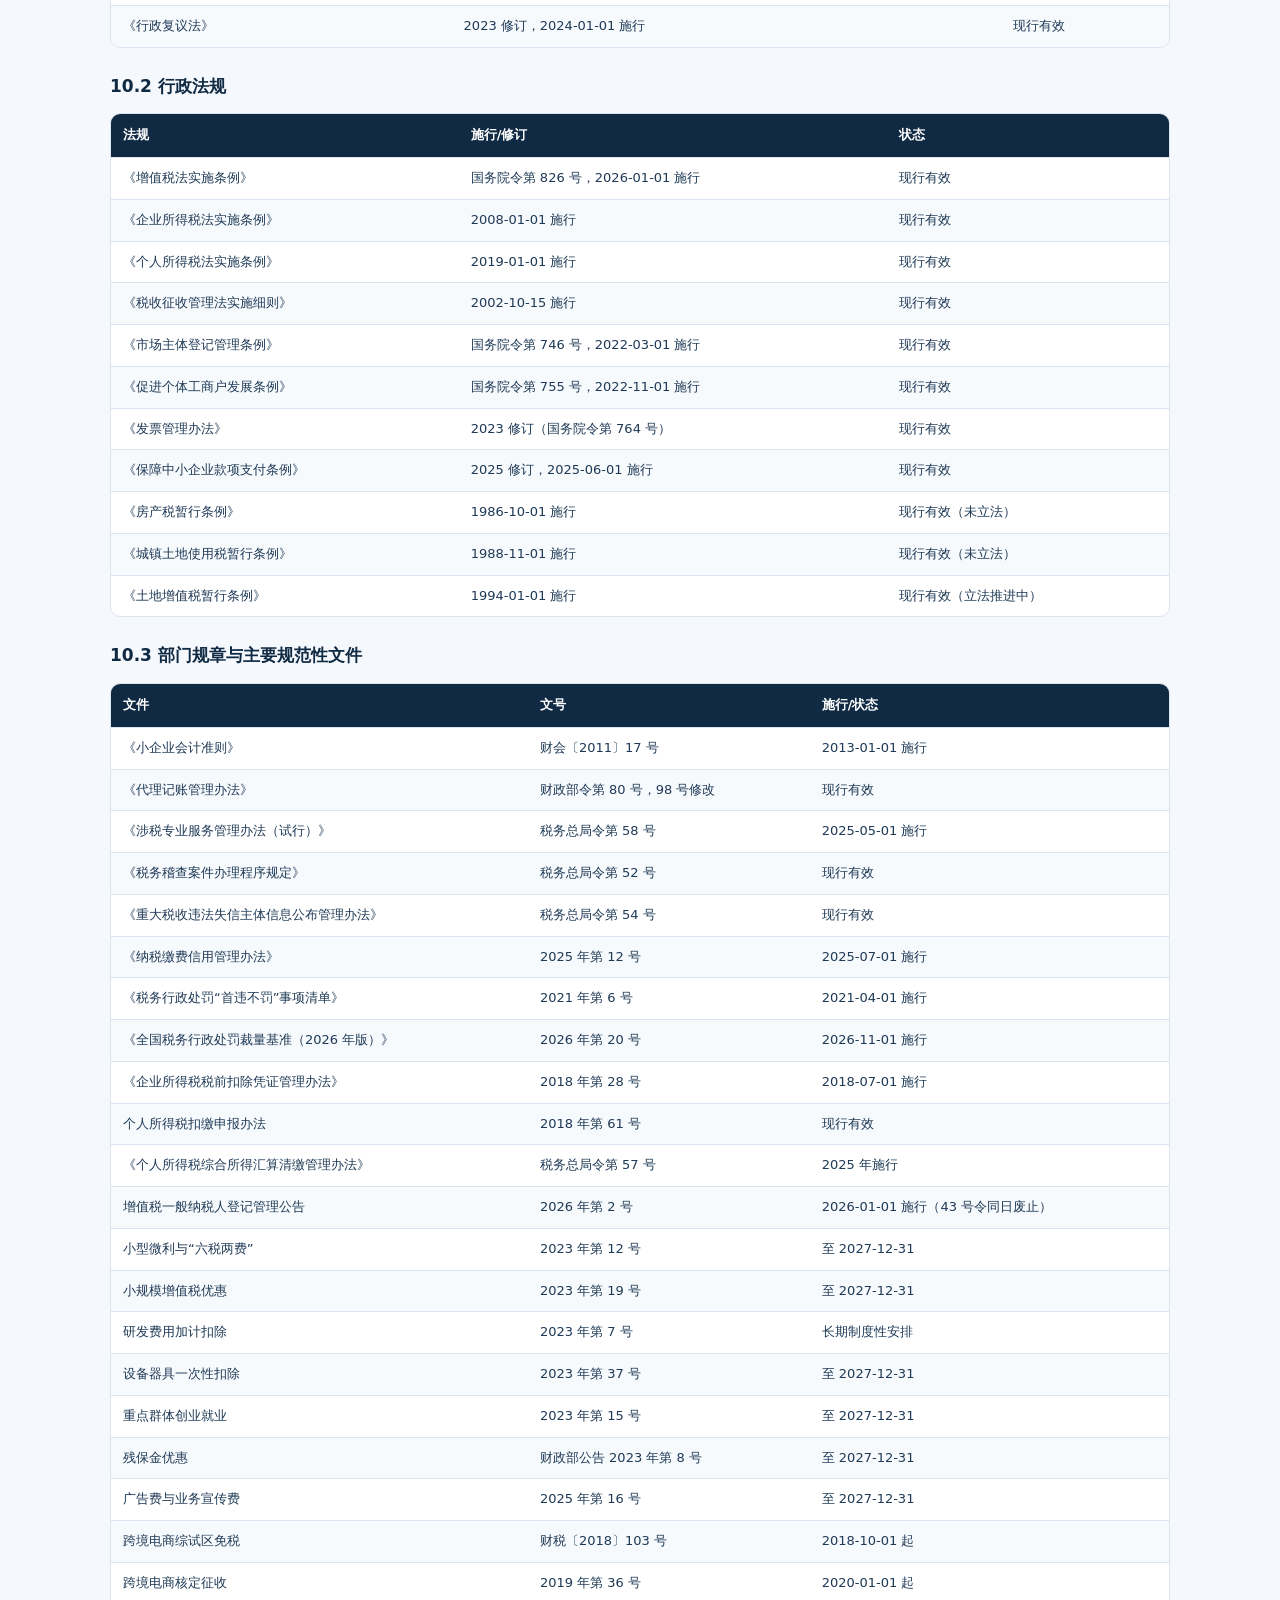
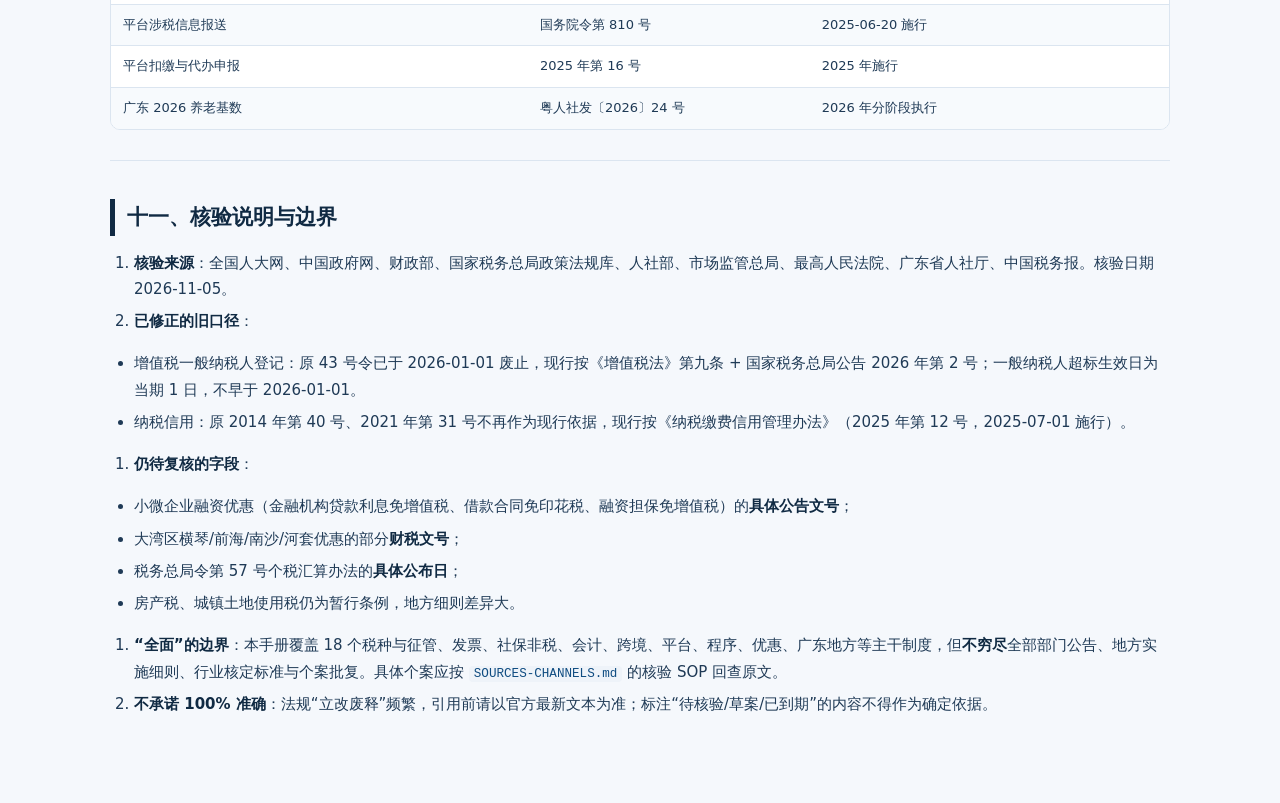
<file: reports/sme-tax-compliance-incentives-2026-11-05.html>
<!DOCTYPE html>
<html lang="zh-CN">
<head>
<meta charset="utf-8">
<meta name="viewport" content="width=device-width, initial-scale=1">
<title>中小企业财税合规与税收优惠法规全景手册（2026 版）</title>
<style>
:root { --ink:#102a43; --text:#1f3a56; --muted:#5b7288; --line:#dbe5f0; --bg:#f5f8fc; --surface:#fff; }
* { box-sizing: border-box; }
body { margin:0; background:var(--bg); color:var(--text); font-family:"Microsoft YaHei","PingFang SC","Noto Sans SC",system-ui,-apple-system,sans-serif; line-height:1.75; font-size:15px; }
.page { max-width:1120px; margin:0 auto; padding:44px 30px 70px; }
h1 { color:var(--ink); font-size:30px; line-height:1.35; margin:0 0 14px; letter-spacing:.5px; padding-bottom:14px; border-bottom:3px solid var(--ink); }
h2 { color:var(--ink); font-size:21px; margin:38px 0 14px; padding-left:12px; border-left:5px solid var(--ink); }
h3 { color:var(--ink); font-size:17px; margin:24px 0 10px; }
p { margin:10px 0; }
strong { color:var(--ink); }
blockquote { margin:14px 0 22px; padding:12px 16px; background:#eaf1f9; border-left:4px solid #2f6fa8; color:#2c4a66; border-radius:0 8px 8px 0; font-size:13.6px; }
blockquote br { line-height:1.9; }
.table-wrap { overflow-x:auto; margin:12px 0 22px; border:1px solid var(--line); border-radius:10px; background:var(--surface); }
table { width:100%; border-collapse:collapse; font-size:13px; min-width:640px; }
th { background:var(--ink); color:#fff; text-align:left; padding:10px 12px; font-weight:600; white-space:nowrap; }
td { padding:9px 12px; border-top:1px solid var(--line); vertical-align:top; }
tbody tr:nth-child(even) { background:#f7fafd; }
tbody tr:hover { background:#eef5fc; }
ul, ol { margin:10px 0 16px; padding-left:24px; }
li { margin:6px 0; }
code { background:#eef3f9; color:#0f4c81; padding:1px 5px; border-radius:4px; font-family:Consolas,monospace; font-size:12.6px; }
hr { border:none; border-top:1px solid var(--line); margin:30px 0; }
@media (max-width:700px) { .page { padding:26px 16px 50px; } h1 { font-size:23px; } h2 { font-size:19px; } table { font-size:12px; min-width:560px; } }
@media print { body { background:#fff; } .page { max-width:none; padding:0; } .table-wrap { overflow:visible; } th { -webkit-print-color-adjust:exact; print-color-adjust:exact; } }
</style>
</head>
<body><div class="page">
<h1>中小企业财税合规与税收优惠法规全景手册（2026 版）</h1>
<blockquote>编制日期：2026-11-05 ｜ 核验日期：2026-11-05 ｜ <strong>v4.0 勘误复核：2026-11-06</strong> ｜ 适用：中国境内中小企业、个体工商户及其财务/代账机构<br><strong>⚠️ 时效更正（2026-11-06）</strong>：本手册原记「稳岗返还执行至 2025-12-31、2026 未见延续文件」已作废。<strong>人社部发〔2026〕39 号</strong>（2026-06-18，四部门）已将稳岗返还延续至 <strong>2026-12-31</strong>，中小微 ≤60%、大型 ≤30%；详见 <code>knowledge-base/20-verification-closings-2026.md</code> 第 20.12 条。手册其余内容仍以配套知识库 <strong>v4.0 · 175 条 / 22 文件</strong> 为准；如与本勘误冲突，以知识库 v4.0 为准。<br>配套知识库：<code>knowledge-base/</code> <strong>175 条 / 22 个主题文件（v4.0）</strong>；本手册为专题汇编，逐项标注<strong>适用范围</strong>与<strong>生效状态</strong>。<br>重要声明：本手册覆盖法律、行政法规、部门规章与主要规范性文件的<strong>框架与主干规则</strong>，不穷尽全部部门公告、地方细则与个案批复；正式用途以官方原文为准，不构成税务师/律师意见。</blockquote>
<hr>
<h2>一、结论摘要</h2>
<ol>
<li><strong>中小企业合规是四条主线</strong>：① 按期申报（增值税、企业所得税、个税、财产行为税、社保费）；② 财务核算（会计制度、账簿凭证、档案）；③ 发票与税前扣除凭证；④ 社保、信用与稽查应对。</li>
<li><strong>先分清“三套口径”</strong>：统计划型（中型/小型/微型）、小型微利企业（所得税）、小规模纳税人（增值税）。三者判定标准不同，不能互相套用。</li>
<li><strong>2025–2026 两个关键变化</strong>：①《增值税法》及实施条例 2026-01-01 施行，小规模标准 500 万元，一般纳税人超标<strong>当期 1 日</strong>生效，原 43 号令废止；②《纳税缴费信用管理办法》2025-07-01 施行，社保费、非税收入纳入信用评价。</li>
<li><strong>优惠判断看四要素</strong>：资格条件 + 有效期 + 申报/留存备查要求 + 是否可叠加。多数小微优惠执行至 <strong>2027-12-31</strong>，到期前必须复核。</li>
<li><strong>风险最高的不是“少缴税”，而是“身份错、凭证虚、社保假、信用降”</strong>：小规模超标未登记、无票/不合规发票扣除、自愿放弃社保、平台收入未申报，是当前稽查与数据比对的高频触发点。</li>
</ol>
<hr>
<h2>二、适用主体：三套口径与划型</h2>
<h3>2.1 三套口径对照</h3>
<div class="table-wrap"><table><thead><tr><th>口径</th><th>判定标准</th><th>主要用途</th><th>主要依据</th><th>生效状态</th></tr></thead><tbody>
<tr><td>统计划型（中/小/微）</td><td>按行业，用从业人数、营业收入、资产总额判定，覆盖 15 个行业门类</td><td>政府采购预留、专项资金、融资担保、部分地方补贴</td><td>工信部联企业〔2011〕300 号</td><td>现行有效</td></tr>
<tr><td>小型微利企业</td><td>非限制禁止行业；年度应纳税所得额≤300 万元；从业人数≤300 人；资产总额≤5000 万元</td><td>企业所得税实际税负 5%；“六税两费”减半</td><td>财政部 税务总局公告 2023 年第 12 号</td><td>执行至 2027-12-31</td></tr>
<tr><td>小规模纳税人</td><td>年应征增值税销售额≤500 万元</td><td>简易计税；月销售额 10 万元以下免征；3% 减按 1%</td><td>《增值税法》第九条；2023 年第 19 号</td><td>增值税法 2026-01-01 施行；优惠至 2027-12-31</td></tr>
<tr><td>个体工商户</td><td>依法登记，个人或家庭经营</td><td>个体户个税减半；“六税两费”减半</td><td>《促进个体工商户发展条例》（755 号令）</td><td>2022-11-01 施行</td></tr>
</tbody></table></div>
<blockquote>关键提醒：小型微利企业按<strong>全年季度平均值</strong>计算从业人数与资产总额，以年度汇算结果判定；小规模纳税人按<strong>连续不超过 12 个月或 4 个季度</strong>的销售额判断；统计划型以统计部门数据/行业标准为准。</blockquote>
<h3>2.2 常见行业划型示例（完整 15 个行业以 300 号文为准）</h3>
<div class="table-wrap"><table><thead><tr><th>行业</th><th>中小微上限</th><th>中型</th><th>小型</th><th>微型</th></tr></thead><tbody>
<tr><td>工业</td><td>从业&lt;1000 人或营收&lt;4 亿元</td><td>从业≥300 人且营收≥2000 万元</td><td>从业≥20 人且营收≥300 万元</td><td>从业&lt;20 人或营收&lt;300 万元</td></tr>
<tr><td>建筑业</td><td>营收&lt;8 亿元或资产&lt;8 亿元</td><td>营收≥6000 万元且资产≥5000 万元</td><td>营收≥300 万元且资产≥300 万元</td><td>营收&lt;300 万元或资产&lt;300 万元</td></tr>
<tr><td>批发业</td><td>从业&lt;200 人或营收&lt;4 亿元</td><td>从业≥20 人且营收≥5000 万元</td><td>从业≥5 人且营收≥1000 万元</td><td>从业&lt;5 人或营收&lt;1000 万元</td></tr>
<tr><td>零售业</td><td>从业&lt;300 人或营收&lt;2 亿元</td><td>从业≥50 人且营收≥500 万元</td><td>从业≥10 人且营收≥100 万元</td><td>从业&lt;10 人或营收&lt;100 万元</td></tr>
</tbody></table></div>
<hr>
<h2>三、主要税种申报义务矩阵</h2>
<div class="table-wrap"><table><thead><tr><th>税种/费</th><th>纳税人</th><th>申报与缴纳要点</th><th>申报期限（一般口径）</th><th>主要依据</th><th>生效状态</th></tr></thead><tbody>
<tr><td>增值税</td><td>一般纳税人、小规模纳税人</td><td>一般计税/简易计税；小规模月 10 万元以下免征、3% 减按 1%</td><td>按月或按季，期满之日起 15 日内</td><td>《增值税法》及实施条例；2023 年第 19 号</td><td>2026-01-01 施行；优惠至 2027-12-31</td></tr>
<tr><td>企业所得税</td><td>居民企业</td><td>预缴 + 年度汇算；小型微利实际税负 5%</td><td>月/季终了 15 日内预缴；次年 5 月 31 日前汇算</td><td>《企业所得税法》第五十四条；2023 年第 12 号</td><td>现行有效；优惠至 2027-12-31</td></tr>
<tr><td>个人所得税（工资薪金）</td><td>扣缴义务人（企业）</td><td>全员全额扣缴申报；专项附加扣除</td><td>次月 15 日内</td><td>《个人所得税法》；2018 年第 61 号</td><td>现行有效</td></tr>
<tr><td>个人所得税（经营所得）</td><td>个体工商户、个人独资/合伙企业投资人</td><td>预缴 + 汇算；个体户 200 万元以下减半</td><td>月/季终了 15 日内预缴；次年 3 月 31 日前汇算</td><td>《个人所得税法》；2023 年第 12 号</td><td>现行有效；优惠至 2027-12-31</td></tr>
<tr><td>个人所得税（综合所得汇算）</td><td>居民个人</td><td>年度汇算、退补税</td><td>次年 3 月 1 日–6 月 30 日</td><td>税务总局令第 57 号</td><td>2025 年施行</td></tr>
<tr><td>印花税</td><td>书立应税凭证的单位和个人</td><td>按税目税率表；合同、产权转移书据、营业账簿</td><td>按季/按年：终了 15 日内；按次：纳税义务发生 15 日内</td><td>《印花税法》</td><td>2022-07-01 施行</td></tr>
<tr><td>房产税</td><td>产权所有人/使用人</td><td>按房产余值或租金；按年征收、分期缴纳</td><td>由省、自治区、直辖市规定</td><td>《房产税暂行条例》</td><td>现行有效（未立法）</td></tr>
<tr><td>城镇土地使用税</td><td>使用土地的单位和个人</td><td>按实际占用面积与地段等级税额</td><td>按年征收、分期缴纳，地方规定</td><td>《城镇土地使用税暂行条例》</td><td>现行有效（未立法）</td></tr>
<tr><td>城建税及附加</td><td>缴纳增值税、消费税的单位和个人</td><td>按实际缴纳税额计征；市区 7%、县镇 5%、其他 1%</td><td>随主税申报</td><td>《城市维护建设税法》</td><td>2021-09-01 施行</td></tr>
<tr><td>社会保险费</td><td>用人单位及其职工</td><td>自行申报、按时足额缴纳；广东已取消批量扣缴</td><td>按月申报（广东当月申报当月缴纳）</td><td>《社会保险法》；粤人社发〔2026〕24 号</td><td>现行有效</td></tr>
<tr><td>残疾人就业保障金</td><td>未达安排比例的用人单位</td><td>30 人（含）以下免征；分档减缴</td><td>按年，具体以当地通知为准</td><td>财政部公告 2023 年第 8 号</td><td>至 2027-12-31</td></tr>
<tr><td>非税收入</td><td>缴款义务人</td><td>目录清单管理；使用财政票据</td><td>按项目规定</td><td>《政府非税收入管理办法》</td><td>现行有效</td></tr>
</tbody></table></div>
<blockquote>申报期限遇法定节假日顺延；具体以主管税务机关、人社部门通知及税费种认定为准。</blockquote>
<hr>
<h2>四、财务核算与合规要求</h2>
<div class="table-wrap"><table><thead><tr><th>事项</th><th>核心要求</th><th>主要依据</th><th>生效状态</th></tr></thead><tbody>
<tr><td>会计制度选择</td><td>小企业可选择《小企业会计准则》：历史成本为主、长期股权投资成本法、所得税应付税款法；公开发行股票/债券的小企业不适用</td><td>财会〔2011〕17 号</td><td>2013-01-01 施行</td></tr>
<tr><td>会计法责任</td><td>单位负责人对会计工作和资料真实性、完整性负责；禁止伪造、变造、两套账；2024 年修正提高罚款上限</td><td>《会计法》（2024 修正）</td><td>2024-07-01 施行</td></tr>
<tr><td>账簿设置</td><td>领取营业执照或发生纳税义务之日起 15 日内设置账簿；账簿、凭证、报表等涉税资料保存 10 年</td><td>《税收征收管理法实施细则》</td><td>现行有效</td></tr>
<tr><td>会计档案</td><td>会计凭证、账簿等保存 <strong>30 年</strong>；年度财务报告<strong>永久</strong>；月度/季度报告 10 年；销毁须审批并监销</td><td>财政部 国家档案局令第 79 号</td><td>2016-01-01 施行</td></tr>
<tr><td>税前扣除凭证</td><td>真实性、合法性、关联性；境内应税项目以发票为主；小额零星可收款凭证+内部凭证；不合规发票不得扣除；追补年限不超过 5 年</td><td>国家税务总局公告 2018 年第 28 号</td><td>2018-07-01 施行</td></tr>
<tr><td>发票管理</td><td>如实开具、不得虚开；数电票与纸质票同效；实人认证；红冲/作废按平台流程</td><td>《发票管理办法》（2023 修订）；56 号令；2024 年第 11 号</td><td>现行有效</td></tr>
<tr><td>代理记账</td><td>机构须经财政部门批准；专职人员≥3 名；负责人具会计师以上职称或从业≥3 年；每年 4 月 30 日前备案</td><td>财政部令第 80 号、第 98 号</td><td>现行有效</td></tr>
<tr><td>内部控制</td><td>五要素：内部环境、风险评估、控制活动、信息与沟通、内部监督；不相容职务分离</td><td>财会〔2008〕7 号</td><td>2009-07-01 施行</td></tr>
<tr><td>注册资本</td><td>有限责任公司股东认缴出资自公司成立之日起 <strong>5 年内缴足</strong>；存量公司逐步调整</td><td>《公司法》（2023 修订）</td><td>2024-07-01 施行</td></tr>
<tr><td>市场主体年报</td><td>每年 6 月 30 日前通过国家企业信用信息公示系统报送上一年度年报</td><td>《市场主体登记管理条例》</td><td>2022-03-01 施行</td></tr>
</tbody></table></div>
<hr>
<h2>五、税收优惠清单与适用条件</h2>
<div class="table-wrap"><table><thead><tr><th>优惠</th><th>适用对象/条件</th><th>优惠内容</th><th>有效期</th><th>主要依据</th><th>生效状态</th></tr></thead><tbody>
<tr><td>小型微利企业所得税</td><td>非限制禁止行业；所得≤300 万、从业≤300 人、资产≤5000 万</td><td>减按 25% 计入应纳税所得额，按 20% 税率，实际税负 5%</td><td>至 2027-12-31</td><td>财政部 税务总局公告 2023 年第 12 号</td><td>现行有效</td></tr>
<tr><td>小规模增值税</td><td>年应征销售额≤500 万元</td><td>月销售额≤10 万元免征；3% 征收率减按 1%</td><td>至 2027-12-31</td><td>2023 年第 19 号</td><td>现行有效</td></tr>
<tr><td>“六税两费”减半</td><td>小规模纳税人、小型微利企业、个体工商户</td><td>资源税（不含水）、城建税、房产税、城镇土地使用税、印花税（不含证券）、耕地占用税、教育费附加、地方教育附加减半</td><td>至 2027-12-31</td><td>2023 年第 12 号</td><td>现行有效</td></tr>
<tr><td>个体户个税减半</td><td>个体工商户（查账/核定均可）</td><td>年应纳税所得额≤200 万元部分减半</td><td>至 2027-12-31</td><td>2023 年第 12 号</td><td>现行有效</td></tr>
<tr><td>研发费用加计扣除</td><td>非负面清单行业；真实研发活动</td><td>费用化 100% 加计；无形资产按成本 200% 摊销</td><td>长期制度性安排</td><td>2023 年第 7 号</td><td>现行有效</td></tr>
<tr><td>设备器具一次性扣除</td><td>新购进设备器具，单位价值≤500 万元，房屋建筑物除外</td><td>一次性计入当期成本费用税前扣除</td><td>2024-01-01 至 2027-12-31</td><td>2023 年第 37 号</td><td>现行有效</td></tr>
<tr><td>高新技术企业</td><td>知识产权、科技人员≥10%、研发占比 5%/4%/3%、境内研发≥60%、高新收入≥60%、创新能力≥71 分</td><td>企业所得税 15%</td><td>资格有效期 3 年</td><td>国科发火〔2016〕32 号</td><td>现行有效</td></tr>
<tr><td>软件/集成电路</td><td>国家鼓励的清单企业</td><td>两免三减半；重点企业五免+接续 10%</td><td>2020-01-01 起</td><td>四部门公告 2020 年第 45 号</td><td>现行有效</td></tr>
<tr><td>先进制造业加计抵减</td><td>高新企业中的制造业一般纳税人</td><td>进项加计 5% 抵减应纳增值税</td><td>2023-01-01 至 2027-12-31</td><td>2023 年第 43 号</td><td>现行有效</td></tr>
<tr><td>创投/天使投资抵扣</td><td>直接投资种子期、初创期科技型企业满 2 年</td><td>按投资额 70% 抵扣应纳税所得额</td><td>2018-01-01 起</td><td>财税〔2018〕55 号</td><td>现行有效</td></tr>
<tr><td>重点群体创业就业</td><td>脱贫人口、登记失业半年以上、毕业年度高校毕业生等</td><td>自主创业 2 万元/户·年（可上浮 20%）；企业吸纳 6000 元/人·年（可上浮 30%）</td><td>至 2027-12-31</td><td>四部门公告 2023 年第 15 号</td><td>现行有效</td></tr>
<tr><td>残保金优惠</td><td>全部用人单位</td><td>30 人（含）以下免征；安排比例≥1% 未达标缴 50%，&lt;1% 缴 90%</td><td>至 2027-12-31</td><td>财政部公告 2023 年第 8 号</td><td>现行有效</td></tr>
<tr><td>广宣费 30% 扣除</td><td>化妆品制造/销售、医药制造、饮料制造（不含酒类）</td><td>不超过当年销售收入 30% 的部分扣除，超额结转</td><td>至 2027-12-31</td><td>财政部 税务总局公告 2025 年第 16 号</td><td>现行有效</td></tr>
<tr><td>小微企业融资</td><td>金融机构向小型/微型企业、个体户发放小额贷款；相关借款合同、融资担保</td><td>贷款利息免征增值税；借款合同免征印花税；担保费收入免征增值税</td><td>至 2027-12-31</td><td>财政部 税务总局 2023 年延续公告（文号待核验）</td><td>现行有效</td></tr>
<tr><td>跨境电商综试区</td><td>综试区注册、线上平台登记、海关申报、未取得有效进货凭证</td><td>增值税、消费税免税；企业所得税可核定征收，应税所得率 4%</td><td>2018-10-01 / 2020-01-01 起</td><td>财税〔2018〕103 号；2019 年第 36 号</td><td>现行有效</td></tr>
<tr><td>平台从业人员</td><td>平台内未登记经营者/从业人员</td><td>劳务报酬由平台累计预扣（费用 20%、减除 5000 元/月）；增值税可享小规模优惠</td><td>2025 年起</td><td>2025 年第 16 号</td><td>现行有效</td></tr>
<tr><td>大湾区平台 15%</td><td>横琴、南沙、前海、河套鼓励类产业且实质性运营</td><td>企业所得税 15%；横琴高端/紧缺人才个税超 15% 部分免征</td><td>按各平台文件</td><td>财政部、税务总局 2021–2022 年文件（部分文号待核验）</td><td>现行有效</td></tr>
<tr><td>西部大开发 15%</td><td>西部地区鼓励类产业主营业务收入占比≥60%</td><td>企业所得税 15%</td><td>2021-01-01 至 2030-12-31</td><td>2020 年第 23 号</td><td>现行有效</td></tr>
<tr><td>育儿补贴免税</td><td>按育儿补贴制度发放的补贴</td><td>免征个人所得税</td><td>2025-01-01 起</td><td>财政部 税务总局公告 2025 年第 6 号</td><td>现行有效</td></tr>
</tbody></table></div>
<blockquote>优惠叠加规则：同一税种多项优惠可能需择一（如高新 15% 与小微 5%），跨税种优惠通常可同时享受；具体以申报表逻辑与主管税务机关口径为准。</blockquote>
<hr>
<h2>六、监管、信用与程序</h2>
<div class="table-wrap"><table><thead><tr><th>制度</th><th>核心内容</th><th>主要依据</th><th>生效状态</th></tr></thead><tbody>
<tr><td>纳税缴费信用</td><td>A/B/M/C/D 五级；社保费、非税收入纳入评价；未按期申报扣分按月计算；可申请信用修复</td><td>国家税务总局公告 2025 年第 12 号</td><td>2025-07-01 施行</td></tr>
<tr><td>首违不罚</td><td>10 项清单；首次发生、危害轻微、主动改正/责令期限内改正，不予处罚</td><td>国家税务总局公告 2021 年第 6 号</td><td>2021-04-01 施行</td></tr>
<tr><td>行政处罚裁量</td><td>9 类 66 项；5 个裁量阶次；“首违”为一个自然年度内首次；社保欠缴纳入</td><td>2026 年第 20 号</td><td>2026-11-01 施行</td></tr>
<tr><td>税务稽查程序</td><td>立案、检查、审理、执行；调取账簿、询问、取证程序</td><td>税务总局令第 52 号</td><td>现行有效</td></tr>
<tr><td>重大税收违法失信</td><td>公布期 3 年；符合条件可提前停止公布；D 级联动</td><td>税务总局令第 54 号</td><td>现行有效</td></tr>
<tr><td>涉税专业服务</td><td>实名制、信用管理（TSC）、执业规范</td><td>税务总局令第 58 号</td><td>2025-05-01 施行</td></tr>
<tr><td>行政复议</td><td>60 日申请；纳税争议现行仍以清税/担保为前提（修订草案拟取消，未生效）</td><td>《行政复议法》（2023 修订）；税务行政复议规则</td><td>2024-01-01 施行</td></tr>
<tr><td>行政处罚听证</td><td>较大数额罚款等可申请听证；听证费用由行政机关承担</td><td>《行政处罚法》（2021 修订）</td><td>2021-07-15 施行</td></tr>
</tbody></table></div>
<hr>
<h2>七、2025–2026 年最新变化与合规动作</h2>
<div class="table-wrap"><table><thead><tr><th>变化</th><th>生效时间</th><th>对中小企业的直接影响</th><th>建议动作</th></tr></thead><tbody>
<tr><td>《增值税法》+ 实施条例</td><td>2026-01-01</td><td>小规模标准 500 万元；超标一般纳税人<strong>当期 1 日</strong>生效；43 号令废止，改按 2026 年第 2 号公告</td><td>重算连续 12 个月销售额；梳理跨期收入、进项与专票需求；更新开票/申报系统</td></tr>
<tr><td>纳税缴费信用新规</td><td>2025-07-01</td><td>社保费、非税纳入评价；扣分按月计算；旧 2014/40、2021/31 不再适用</td><td>核对社保申报；建立信用台账；每年 4 月查评价结果</td></tr>
<tr><td>平台涉税信息报送</td><td>2025-06-20</td><td>平台按季报送经营者/从业人员身份与收入；平台内经营者无报送义务</td><td>平台/电商企业建立报送与扣缴台账；核对收入完整性</td></tr>
<tr><td>劳动争议司法解释（二）</td><td>2025-09-01</td><td>“不缴社保”约定/承诺一律无效；员工可解除并主张经济补偿</td><td>停止“自愿放弃社保+补贴”做法；补缴并评估历史风险</td></tr>
<tr><td>广东 2026 养老基数</td><td>2026-01-01 / 07-01</td><td>下限 5510 元；7 月起上限 27603、下限 5521</td><td>7 月切换基数；补差在社保年度内缴纳</td></tr>
<tr><td>2026 年版裁量基准</td><td>2026-11-01</td><td>全国统一 9 类 66 项、5 阶次；首违按自然年度</td><td>用新基准预估处罚；建立首违纠正流程</td></tr>
<tr><td>征管法修订 / 消费税法</td><td>立法进程中</td><td>征管法修订草案已提请审议；消费税法为预备审议项目，均未生效</td><td>跟踪官方立法进展，不按草案调整申报</td></tr>
</tbody></table></div>
<hr>
<h2>八、合规日历</h2>
<div class="table-wrap"><table><thead><tr><th>频率</th><th>时间</th><th>事项</th></tr></thead><tbody>
<tr><td>月度</td><td>每月 15 日前</td><td>增值税及附加、个税扣缴、社保费申报（广东自行申报）</td></tr>
<tr><td>季度</td><td>每季 15 日前</td><td>企业所得税预缴、小规模增值税、按季印花税</td></tr>
<tr><td>年度</td><td>次年 3 月 31 日前</td><td>经营所得汇算清缴</td></tr>
<tr><td>年度</td><td>次年 3 月 1 日–6 月 30 日</td><td>个人所得税综合所得汇算</td></tr>
<tr><td>年度</td><td>次年 5 月 31 日前</td><td>企业所得税年度汇算清缴</td></tr>
<tr><td>年度</td><td>每年 4 月 30 日前</td><td>代理记账机构年度备案</td></tr>
<tr><td>年度</td><td>每年 6 月 30 日前</td><td>市场主体年报</td></tr>
<tr><td>年度</td><td>按当地通知（多在 6–9 月）</td><td>残疾人就业保障金申报</td></tr>
</tbody></table></div>
<blockquote>以上为一般口径；遇节假日顺延，具体以主管税务机关、人社部门通知为准。</blockquote>
<hr>
<h2>九、十项高频风险自查</h2>
<ol>
<li><strong>小规模超标未登记</strong>：连续 12 个月/4 个季度销售额超 500 万元，未及时登记一般纳税人，次月起按税率且不得抵扣。</li>
<li><strong>小微指标算错</strong>：用期末数代替全年季度平均值；从业人数漏算劳务派遣。</li>
<li><strong>优惠到期未复核</strong>：稳岗返还已于 2026 年延续至 <strong>2026-12-31</strong>（人社部发〔2026〕39 号）；小微 5%、小规模月 10 万、六税两费、个体户减半等集中在 <strong>2027-12-31</strong> 到期，须分别建立续期预警。</li>
<li><strong>无票/不合规发票扣除</strong>：不合规发票不得税前扣除；追补期限最长 5 年。</li>
<li><strong>工资、社保、个税三表不一致</strong>：社保基数、个税申报工资、企业所得税工资薪金相互比对，差异会触发风险。</li>
<li><strong>个体户/个独核定被滥用</strong>：无真实业务、空壳工作室转换收入性质，会被实质课税穿透。</li>
<li><strong>平台收入未申报</strong>：平台按季报送，收入透明化；直播、带货、灵活用工收入定性要准确。</li>
<li><strong>两套账/公私不分</strong>：同时违反会计法与税法，可能涉刑；股东借款长期不还也可能视同分红。</li>
<li><strong>逾期申报导致信用扣分</strong>：信用新规按月计算扣分，社保欠费同样影响评级。</li>
<li><strong>虚开、买票、资金回流</strong>：属刑事高风险，不适用首违不罚，不能以补税简单化解。</li>
</ol>
<hr>
<h2>十、法规索引（按效力层级）</h2>
<h3>10.1 法律</h3>
<div class="table-wrap"><table><thead><tr><th>法规</th><th>施行/修订</th><th>状态</th></tr></thead><tbody>
<tr><td>《公司法》</td><td>2023-12-29 修订，2024-07-01 施行</td><td>现行有效</td></tr>
<tr><td>《中小企业促进法》</td><td>2017 修订，2018-01-01 施行</td><td>现行有效</td></tr>
<tr><td>《民营经济促进法》</td><td>2025-04-30 通过，2025-05-20 施行</td><td>现行有效</td></tr>
<tr><td>《增值税法》</td><td>2026-01-01 施行</td><td>现行有效</td></tr>
<tr><td>《企业所得税法》</td><td>2008-01-01 施行，2018 修正</td><td>现行有效</td></tr>
<tr><td>《个人所得税法》</td><td>2019-01-01 施行</td><td>现行有效</td></tr>
<tr><td>《印花税法》</td><td>2022-07-01 施行</td><td>现行有效</td></tr>
<tr><td>《契税法》</td><td>2021-09-01 施行</td><td>现行有效</td></tr>
<tr><td>《城市维护建设税法》</td><td>2021-09-01 施行</td><td>现行有效</td></tr>
<tr><td>《会计法》</td><td>2024-06-28 修正，2024-07-01 施行</td><td>现行有效</td></tr>
<tr><td>《社会保险法》</td><td>2011-07-01 施行，2018 修正</td><td>现行有效</td></tr>
<tr><td>《电子商务法》</td><td>2019-01-01 施行</td><td>现行有效</td></tr>
<tr><td>《行政处罚法》</td><td>2021 修订，2021-07-15 施行</td><td>现行有效</td></tr>
<tr><td>《行政复议法》</td><td>2023 修订，2024-01-01 施行</td><td>现行有效</td></tr>
</tbody></table></div>
<h3>10.2 行政法规</h3>
<div class="table-wrap"><table><thead><tr><th>法规</th><th>施行/修订</th><th>状态</th></tr></thead><tbody>
<tr><td>《增值税法实施条例》</td><td>国务院令第 826 号，2026-01-01 施行</td><td>现行有效</td></tr>
<tr><td>《企业所得税法实施条例》</td><td>2008-01-01 施行</td><td>现行有效</td></tr>
<tr><td>《个人所得税法实施条例》</td><td>2019-01-01 施行</td><td>现行有效</td></tr>
<tr><td>《税收征收管理法实施细则》</td><td>2002-10-15 施行</td><td>现行有效</td></tr>
<tr><td>《市场主体登记管理条例》</td><td>国务院令第 746 号，2022-03-01 施行</td><td>现行有效</td></tr>
<tr><td>《促进个体工商户发展条例》</td><td>国务院令第 755 号，2022-11-01 施行</td><td>现行有效</td></tr>
<tr><td>《发票管理办法》</td><td>2023 修订（国务院令第 764 号）</td><td>现行有效</td></tr>
<tr><td>《保障中小企业款项支付条例》</td><td>2025 修订，2025-06-01 施行</td><td>现行有效</td></tr>
<tr><td>《房产税暂行条例》</td><td>1986-10-01 施行</td><td>现行有效（未立法）</td></tr>
<tr><td>《城镇土地使用税暂行条例》</td><td>1988-11-01 施行</td><td>现行有效（未立法）</td></tr>
<tr><td>《土地增值税暂行条例》</td><td>1994-01-01 施行</td><td>现行有效（立法推进中）</td></tr>
</tbody></table></div>
<h3>10.3 部门规章与主要规范性文件</h3>
<div class="table-wrap"><table><thead><tr><th>文件</th><th>文号</th><th>施行/状态</th></tr></thead><tbody>
<tr><td>《小企业会计准则》</td><td>财会〔2011〕17 号</td><td>2013-01-01 施行</td></tr>
<tr><td>《代理记账管理办法》</td><td>财政部令第 80 号，98 号修改</td><td>现行有效</td></tr>
<tr><td>《涉税专业服务管理办法（试行）》</td><td>税务总局令第 58 号</td><td>2025-05-01 施行</td></tr>
<tr><td>《税务稽查案件办理程序规定》</td><td>税务总局令第 52 号</td><td>现行有效</td></tr>
<tr><td>《重大税收违法失信主体信息公布管理办法》</td><td>税务总局令第 54 号</td><td>现行有效</td></tr>
<tr><td>《纳税缴费信用管理办法》</td><td>2025 年第 12 号</td><td>2025-07-01 施行</td></tr>
<tr><td>《税务行政处罚“首违不罚”事项清单》</td><td>2021 年第 6 号</td><td>2021-04-01 施行</td></tr>
<tr><td>《全国税务行政处罚裁量基准（2026 年版）》</td><td>2026 年第 20 号</td><td>2026-11-01 施行</td></tr>
<tr><td>《企业所得税税前扣除凭证管理办法》</td><td>2018 年第 28 号</td><td>2018-07-01 施行</td></tr>
<tr><td>个人所得税扣缴申报办法</td><td>2018 年第 61 号</td><td>现行有效</td></tr>
<tr><td>《个人所得税综合所得汇算清缴管理办法》</td><td>税务总局令第 57 号</td><td>2025 年施行</td></tr>
<tr><td>增值税一般纳税人登记管理公告</td><td>2026 年第 2 号</td><td>2026-01-01 施行（43 号令同日废止）</td></tr>
<tr><td>小型微利与“六税两费”</td><td>2023 年第 12 号</td><td>至 2027-12-31</td></tr>
<tr><td>小规模增值税优惠</td><td>2023 年第 19 号</td><td>至 2027-12-31</td></tr>
<tr><td>研发费用加计扣除</td><td>2023 年第 7 号</td><td>长期制度性安排</td></tr>
<tr><td>设备器具一次性扣除</td><td>2023 年第 37 号</td><td>至 2027-12-31</td></tr>
<tr><td>重点群体创业就业</td><td>2023 年第 15 号</td><td>至 2027-12-31</td></tr>
<tr><td>残保金优惠</td><td>财政部公告 2023 年第 8 号</td><td>至 2027-12-31</td></tr>
<tr><td>广告费与业务宣传费</td><td>2025 年第 16 号</td><td>至 2027-12-31</td></tr>
<tr><td>跨境电商综试区免税</td><td>财税〔2018〕103 号</td><td>2018-10-01 起</td></tr>
<tr><td>跨境电商核定征收</td><td>2019 年第 36 号</td><td>2020-01-01 起</td></tr>
<tr><td>平台涉税信息报送</td><td>国务院令第 810 号</td><td>2025-06-20 施行</td></tr>
<tr><td>平台扣缴与代办申报</td><td>2025 年第 16 号</td><td>2025 年施行</td></tr>
<tr><td>广东 2026 养老基数</td><td>粤人社发〔2026〕24 号</td><td>2026 年分阶段执行</td></tr>
</tbody></table></div>
<hr>
<h2>十一、核验说明与边界</h2>
<ol>
<li><strong>核验来源</strong>：全国人大网、中国政府网、财政部、国家税务总局政策法规库、人社部、市场监管总局、最高人民法院、广东省人社厅、中国税务报。核验日期 2026-11-05。</li>
<li><strong>已修正的旧口径</strong>：</li>
</ol>
<ul>
<li>增值税一般纳税人登记：原 43 号令已于 2026-01-01 废止，现行按《增值税法》第九条 + 国家税务总局公告 2026 年第 2 号；一般纳税人超标生效日为当期 1 日，不早于 2026-01-01。</li>
<li>纳税信用：原 2014 年第 40 号、2021 年第 31 号不再作为现行依据，现行按《纳税缴费信用管理办法》（2025 年第 12 号，2025-07-01 施行）。</li>
</ul>
<ol>
<li><strong>仍待复核的字段</strong>：</li>
</ol>
<ul>
<li>小微企业融资优惠（金融机构贷款利息免增值税、借款合同免印花税、融资担保免增值税）的<strong>具体公告文号</strong>；</li>
<li>大湾区横琴/前海/南沙/河套优惠的部分<strong>财税文号</strong>；</li>
<li>税务总局令第 57 号个税汇算办法的<strong>具体公布日</strong>；</li>
<li>房产税、城镇土地使用税仍为暂行条例，地方细则差异大。</li>
</ul>
<ol>
<li><strong>“全面”的边界</strong>：本手册覆盖 18 个税种与征管、发票、社保非税、会计、跨境、平台、程序、优惠、广东地方等主干制度，但<strong>不穷尽</strong>全部部门公告、地方实施细则、行业核定标准与个案批复。具体个案应按 <code>SOURCES-CHANNELS.md</code> 的核验 SOP 回查原文。</li>
<li><strong>不承诺 100% 准确</strong>：法规“立改废释”频繁，引用前请以官方最新文本为准；标注“待核验/草案/已到期”的内容不得作为确定依据。</li>
</ol>
</div></body></html>
</file>
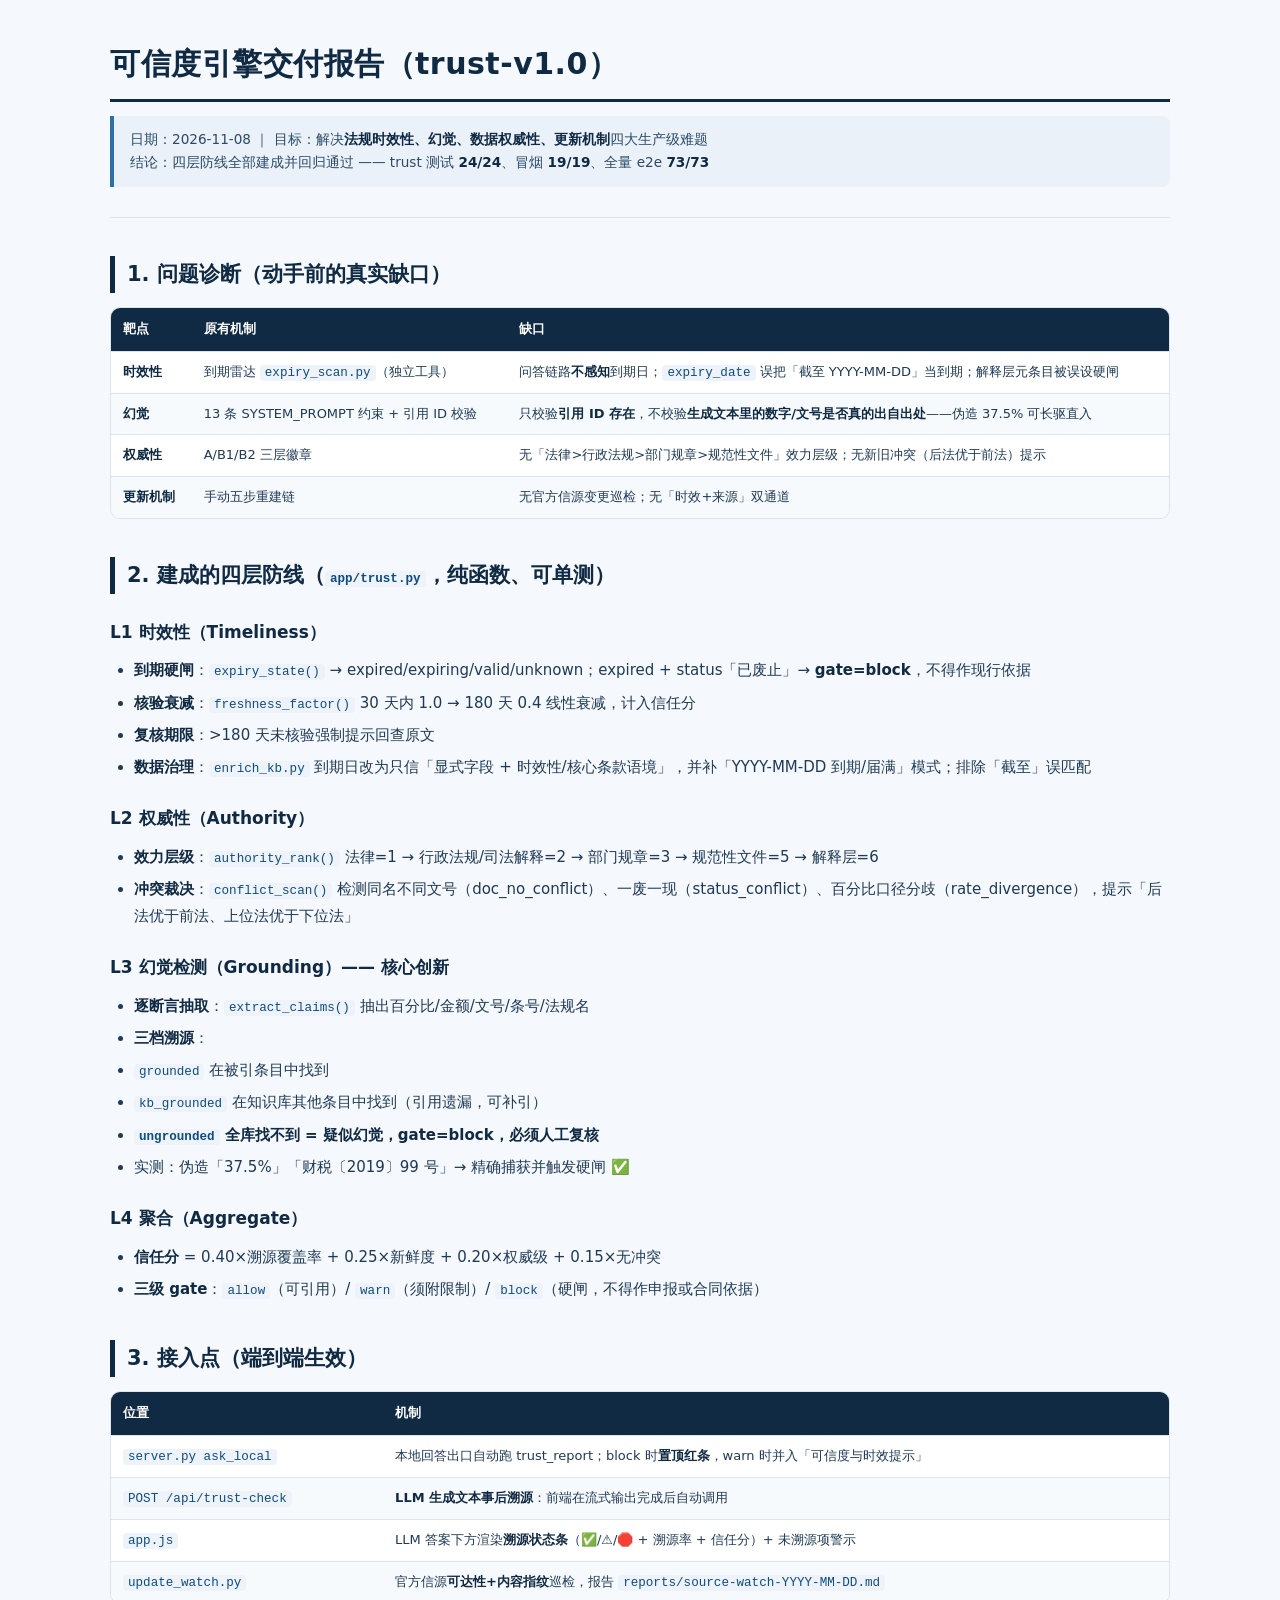
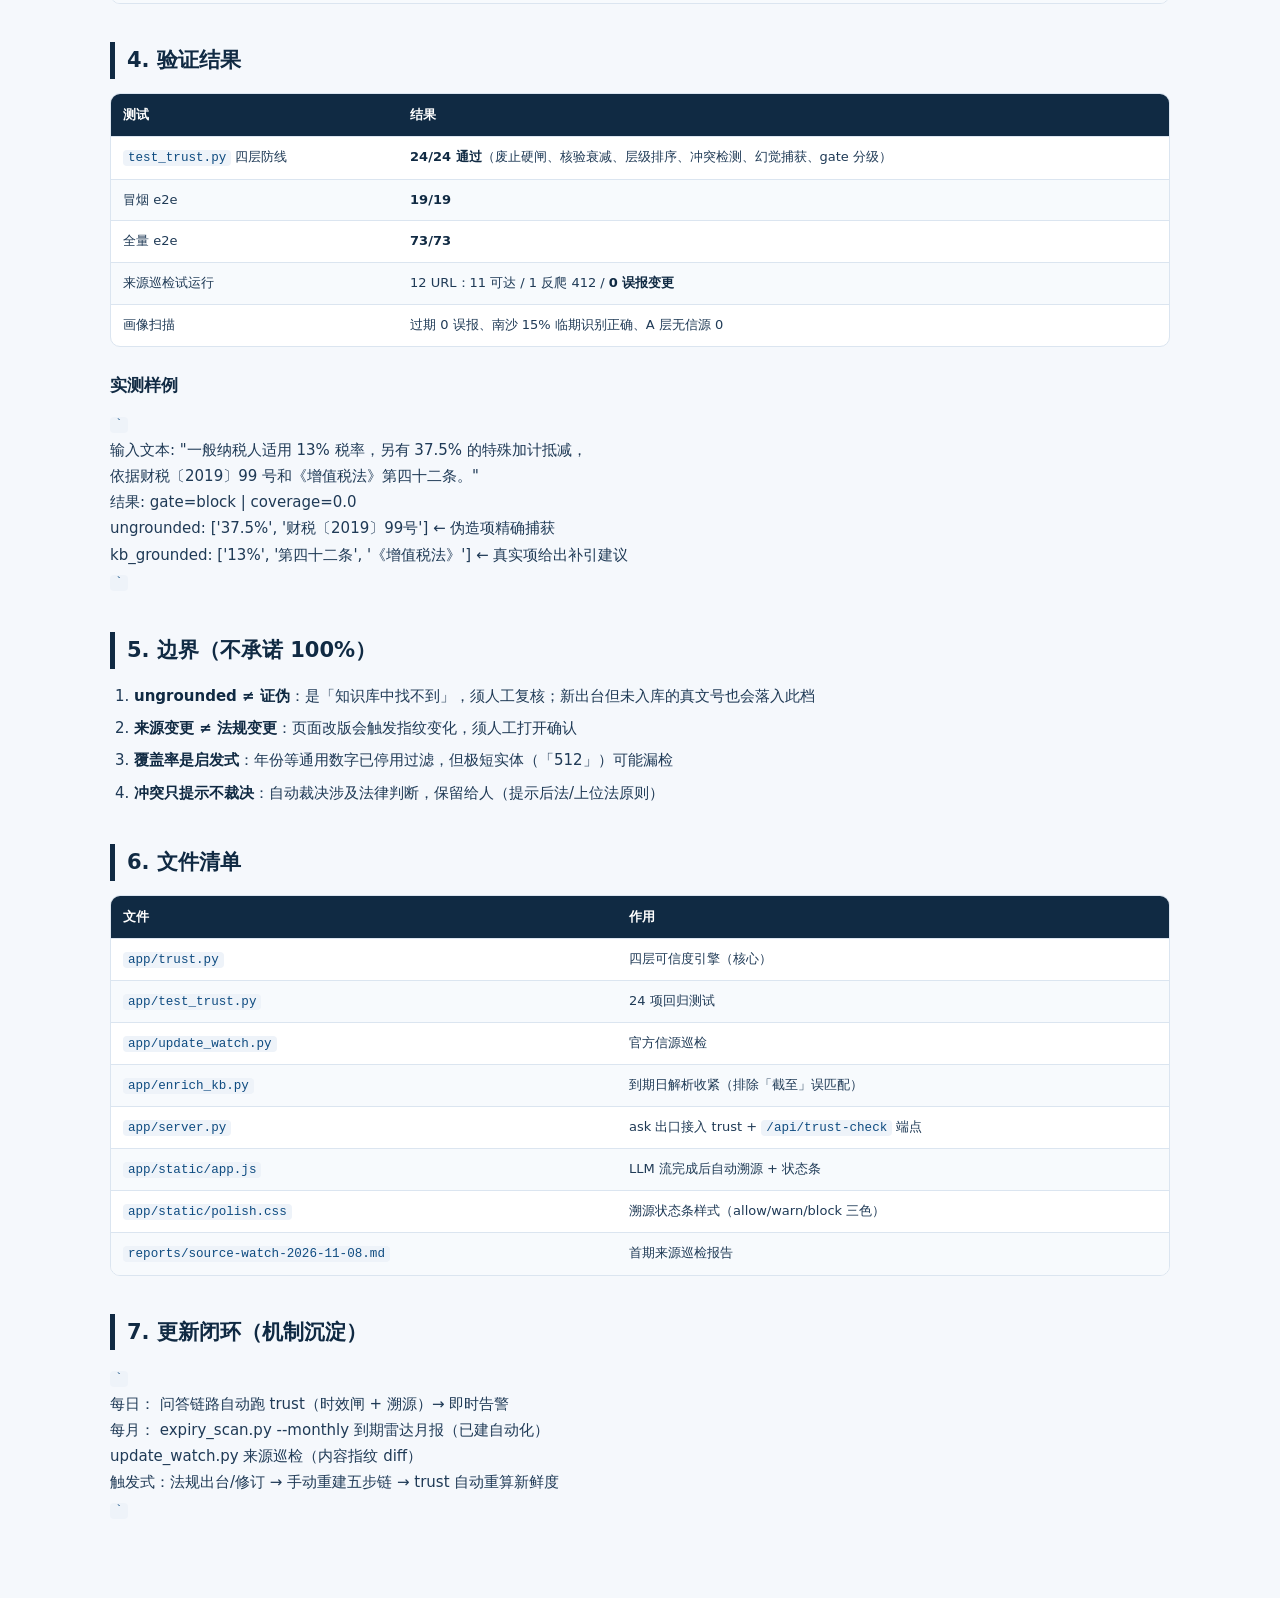
<file: reports/trust-engine-report-2026-11-08.html>
<!DOCTYPE html>
<html lang="zh-CN">
<head>
<meta charset="utf-8">
<meta name="viewport" content="width=device-width, initial-scale=1">
<title>可信度引擎交付报告（trust-v1.0）</title>
<style>
:root { --ink:#102a43; --text:#1f3a56; --muted:#5b7288; --line:#dbe5f0; --bg:#f5f8fc; --surface:#fff; }
* { box-sizing: border-box; }
body { margin:0; background:var(--bg); color:var(--text); font-family:"Microsoft YaHei","PingFang SC","Noto Sans SC",system-ui,-apple-system,sans-serif; line-height:1.75; font-size:15px; }
.page { max-width:1120px; margin:0 auto; padding:44px 30px 70px; }
h1 { color:var(--ink); font-size:30px; line-height:1.35; margin:0 0 14px; letter-spacing:.5px; padding-bottom:14px; border-bottom:3px solid var(--ink); }
h2 { color:var(--ink); font-size:21px; margin:38px 0 14px; padding-left:12px; border-left:5px solid var(--ink); }
h3 { color:var(--ink); font-size:17px; margin:24px 0 10px; }
p { margin:10px 0; }
strong { color:var(--ink); }
blockquote { margin:14px 0 22px; padding:12px 16px; background:#eaf1f9; border-left:4px solid #2f6fa8; color:#2c4a66; border-radius:0 8px 8px 0; font-size:13.6px; }
blockquote br { line-height:1.9; }
.table-wrap { overflow-x:auto; margin:12px 0 22px; border:1px solid var(--line); border-radius:10px; background:var(--surface); }
table { width:100%; border-collapse:collapse; font-size:13px; min-width:640px; }
th { background:var(--ink); color:#fff; text-align:left; padding:10px 12px; font-weight:600; white-space:nowrap; }
td { padding:9px 12px; border-top:1px solid var(--line); vertical-align:top; }
tbody tr:nth-child(even) { background:#f7fafd; }
tbody tr:hover { background:#eef5fc; }
ul, ol { margin:10px 0 16px; padding-left:24px; }
li { margin:6px 0; }
code { background:#eef3f9; color:#0f4c81; padding:1px 5px; border-radius:4px; font-family:Consolas,monospace; font-size:12.6px; }
hr { border:none; border-top:1px solid var(--line); margin:30px 0; }
@media (max-width:700px) { .page { padding:26px 16px 50px; } h1 { font-size:23px; } h2 { font-size:19px; } table { font-size:12px; min-width:560px; } }
@media print { body { background:#fff; } .page { max-width:none; padding:0; } .table-wrap { overflow:visible; } th { -webkit-print-color-adjust:exact; print-color-adjust:exact; } }
</style>
</head>
<body><div class="page">
<h1>可信度引擎交付报告（trust-v1.0）</h1>
<blockquote>日期：2026-11-08 ｜ 目标：解决<strong>法规时效性、幻觉、数据权威性、更新机制</strong>四大生产级难题<br>结论：四层防线全部建成并回归通过 —— trust 测试 <strong>24/24</strong>、冒烟 <strong>19/19</strong>、全量 e2e <strong>73/73</strong></blockquote>
<hr>
<h2>1. 问题诊断（动手前的真实缺口）</h2>
<div class="table-wrap"><table><thead><tr><th>靶点</th><th>原有机制</th><th>缺口</th></tr></thead><tbody>
<tr><td><strong>时效性</strong></td><td>到期雷达 <code>expiry_scan.py</code>（独立工具）</td><td>问答链路<strong>不感知</strong>到期日；<code>expiry_date</code> 误把「截至 YYYY-MM-DD」当到期；解释层元条目被误设硬闸</td></tr>
<tr><td><strong>幻觉</strong></td><td>13 条 SYSTEM_PROMPT 约束 + 引用 ID 校验</td><td>只校验<strong>引用 ID 存在</strong>，不校验<strong>生成文本里的数字/文号是否真的出自出处</strong>——伪造 37.5% 可长驱直入</td></tr>
<tr><td><strong>权威性</strong></td><td>A/B1/B2 三层徽章</td><td>无「法律&gt;行政法规&gt;部门规章&gt;规范性文件」效力层级；无新旧冲突（后法优于前法）提示</td></tr>
<tr><td><strong>更新机制</strong></td><td>手动五步重建链</td><td>无官方信源变更巡检；无「时效+来源」双通道</td></tr>
</tbody></table></div>
<h2>2. 建成的四层防线（<code>app/trust.py</code>，纯函数、可单测）</h2>
<h3>L1 时效性（Timeliness）</h3>
<ul>
<li><strong>到期硬闸</strong>：<code>expiry_state()</code> → expired/expiring/valid/unknown；expired + status「已废止」→ <strong>gate=block</strong>，不得作现行依据</li>
<li><strong>核验衰减</strong>：<code>freshness_factor()</code> 30 天内 1.0 → 180 天 0.4 线性衰减，计入信任分</li>
<li><strong>复核期限</strong>：&gt;180 天未核验强制提示回查原文</li>
<li><strong>数据治理</strong>：<code>enrich_kb.py</code> 到期日改为只信「显式字段 + 时效性/核心条款语境」，并补「YYYY-MM-DD 到期/届满」模式；排除「截至」误匹配</li>
</ul>
<h3>L2 权威性（Authority）</h3>
<ul>
<li><strong>效力层级</strong>：<code>authority_rank()</code> 法律=1 → 行政法规/司法解释=2 → 部门规章=3 → 规范性文件=5 → 解释层=6</li>
<li><strong>冲突裁决</strong>：<code>conflict_scan()</code> 检测同名不同文号（doc_no_conflict）、一废一现（status_conflict）、百分比口径分歧（rate_divergence），提示「后法优于前法、上位法优于下位法」</li>
</ul>
<h3>L3 幻觉检测（Grounding）—— 核心创新</h3>
<ul>
<li><strong>逐断言抽取</strong>：<code>extract_claims()</code> 抽出百分比/金额/文号/条号/法规名</li>
<li><strong>三档溯源</strong>：</li>
<li><code>grounded</code> 在被引条目中找到</li>
<li><code>kb_grounded</code> 在知识库其他条目中找到（引用遗漏，可补引）</li>
<li><strong><code>ungrounded</code> 全库找不到 = 疑似幻觉，gate=block，必须人工复核</strong></li>
<li>实测：伪造「37.5%」「财税〔2019〕99 号」→ 精确捕获并触发硬闸 ✅</li>
</ul>
<h3>L4 聚合（Aggregate）</h3>
<ul>
<li><strong>信任分</strong> = 0.40×溯源覆盖率 + 0.25×新鲜度 + 0.20×权威级 + 0.15×无冲突</li>
<li><strong>三级 gate</strong>：<code>allow</code>（可引用）/ <code>warn</code>（须附限制）/ <code>block</code>（硬闸，不得作申报或合同依据）</li>
</ul>
<h2>3. 接入点（端到端生效）</h2>
<div class="table-wrap"><table><thead><tr><th>位置</th><th>机制</th></tr></thead><tbody>
<tr><td><code>server.py ask_local</code></td><td>本地回答出口自动跑 trust_report；block 时<strong>置顶红条</strong>，warn 时并入「可信度与时效提示」</td></tr>
<tr><td><code>POST /api/trust-check</code></td><td><strong>LLM 生成文本事后溯源</strong>：前端在流式输出完成后自动调用</td></tr>
<tr><td><code>app.js</code></td><td>LLM 答案下方渲染<strong>溯源状态条</strong>（✅/⚠️/🛑 + 溯源率 + 信任分）+ 未溯源项警示</td></tr>
<tr><td><code>update_watch.py</code></td><td>官方信源<strong>可达性+内容指纹</strong>巡检，报告 <code>reports/source-watch-YYYY-MM-DD.md</code></td></tr>
</tbody></table></div>
<h2>4. 验证结果</h2>
<div class="table-wrap"><table><thead><tr><th>测试</th><th>结果</th></tr></thead><tbody>
<tr><td><code>test_trust.py</code> 四层防线</td><td><strong>24/24 通过</strong>（废止硬闸、核验衰减、层级排序、冲突检测、幻觉捕获、gate 分级）</td></tr>
<tr><td>冒烟 e2e</td><td><strong>19/19</strong></td></tr>
<tr><td>全量 e2e</td><td><strong>73/73</strong></td></tr>
<tr><td>来源巡检试运行</td><td>12 URL：11 可达 / 1 反爬 412 / <strong>0 误报变更</strong></td></tr>
<tr><td>画像扫描</td><td>过期 0 误报、南沙 15% 临期识别正确、A 层无信源 0</td></tr>
</tbody></table></div>
<h3>实测样例</h3>
<p><code>`</code><br>输入文本: &quot;一般纳税人适用 13% 税率，另有 37.5% 的特殊加计抵减，<br>依据财税〔2019〕99 号和《增值税法》第四十二条。&quot;<br>结果:     gate=block | coverage=0.0<br>ungrounded: [&#x27;37.5%&#x27;, &#x27;财税〔2019〕99号&#x27;]   ← 伪造项精确捕获<br>kb_grounded: [&#x27;13%&#x27;, &#x27;第四十二条&#x27;, &#x27;《增值税法》&#x27;]  ← 真实项给出补引建议<br><code>`</code></p>
<h2>5. 边界（不承诺 100%）</h2>
<ol>
<li><strong>ungrounded ≠ 证伪</strong>：是「知识库中找不到」，须人工复核；新出台但未入库的真文号也会落入此档</li>
<li><strong>来源变更 ≠ 法规变更</strong>：页面改版会触发指纹变化，须人工打开确认</li>
<li><strong>覆盖率是启发式</strong>：年份等通用数字已停用过滤，但极短实体（「512」）可能漏检</li>
<li><strong>冲突只提示不裁决</strong>：自动裁决涉及法律判断，保留给人（提示后法/上位法原则）</li>
</ol>
<h2>6. 文件清单</h2>
<div class="table-wrap"><table><thead><tr><th>文件</th><th>作用</th></tr></thead><tbody>
<tr><td><code>app/trust.py</code></td><td>四层可信度引擎（核心）</td></tr>
<tr><td><code>app/test_trust.py</code></td><td>24 项回归测试</td></tr>
<tr><td><code>app/update_watch.py</code></td><td>官方信源巡检</td></tr>
<tr><td><code>app/enrich_kb.py</code></td><td>到期日解析收紧（排除「截至」误匹配）</td></tr>
<tr><td><code>app/server.py</code></td><td>ask 出口接入 trust + <code>/api/trust-check</code> 端点</td></tr>
<tr><td><code>app/static/app.js</code></td><td>LLM 流完成后自动溯源 + 状态条</td></tr>
<tr><td><code>app/static/polish.css</code></td><td>溯源状态条样式（allow/warn/block 三色）</td></tr>
<tr><td><code>reports/source-watch-2026-11-08.md</code></td><td>首期来源巡检报告</td></tr>
</tbody></table></div>
<h2>7. 更新闭环（机制沉淀）</h2>
<p><code>`</code><br>每日：  问答链路自动跑 trust（时效闸 + 溯源）→ 即时告警<br>每月：  expiry_scan.py --monthly  到期雷达月报（已建自动化）<br>update_watch.py           来源巡检（内容指纹 diff）<br>触发式：法规出台/修订 → 手动重建五步链 → trust 自动重算新鲜度<br><code>`</code></p>
</div></body></html>
</file>
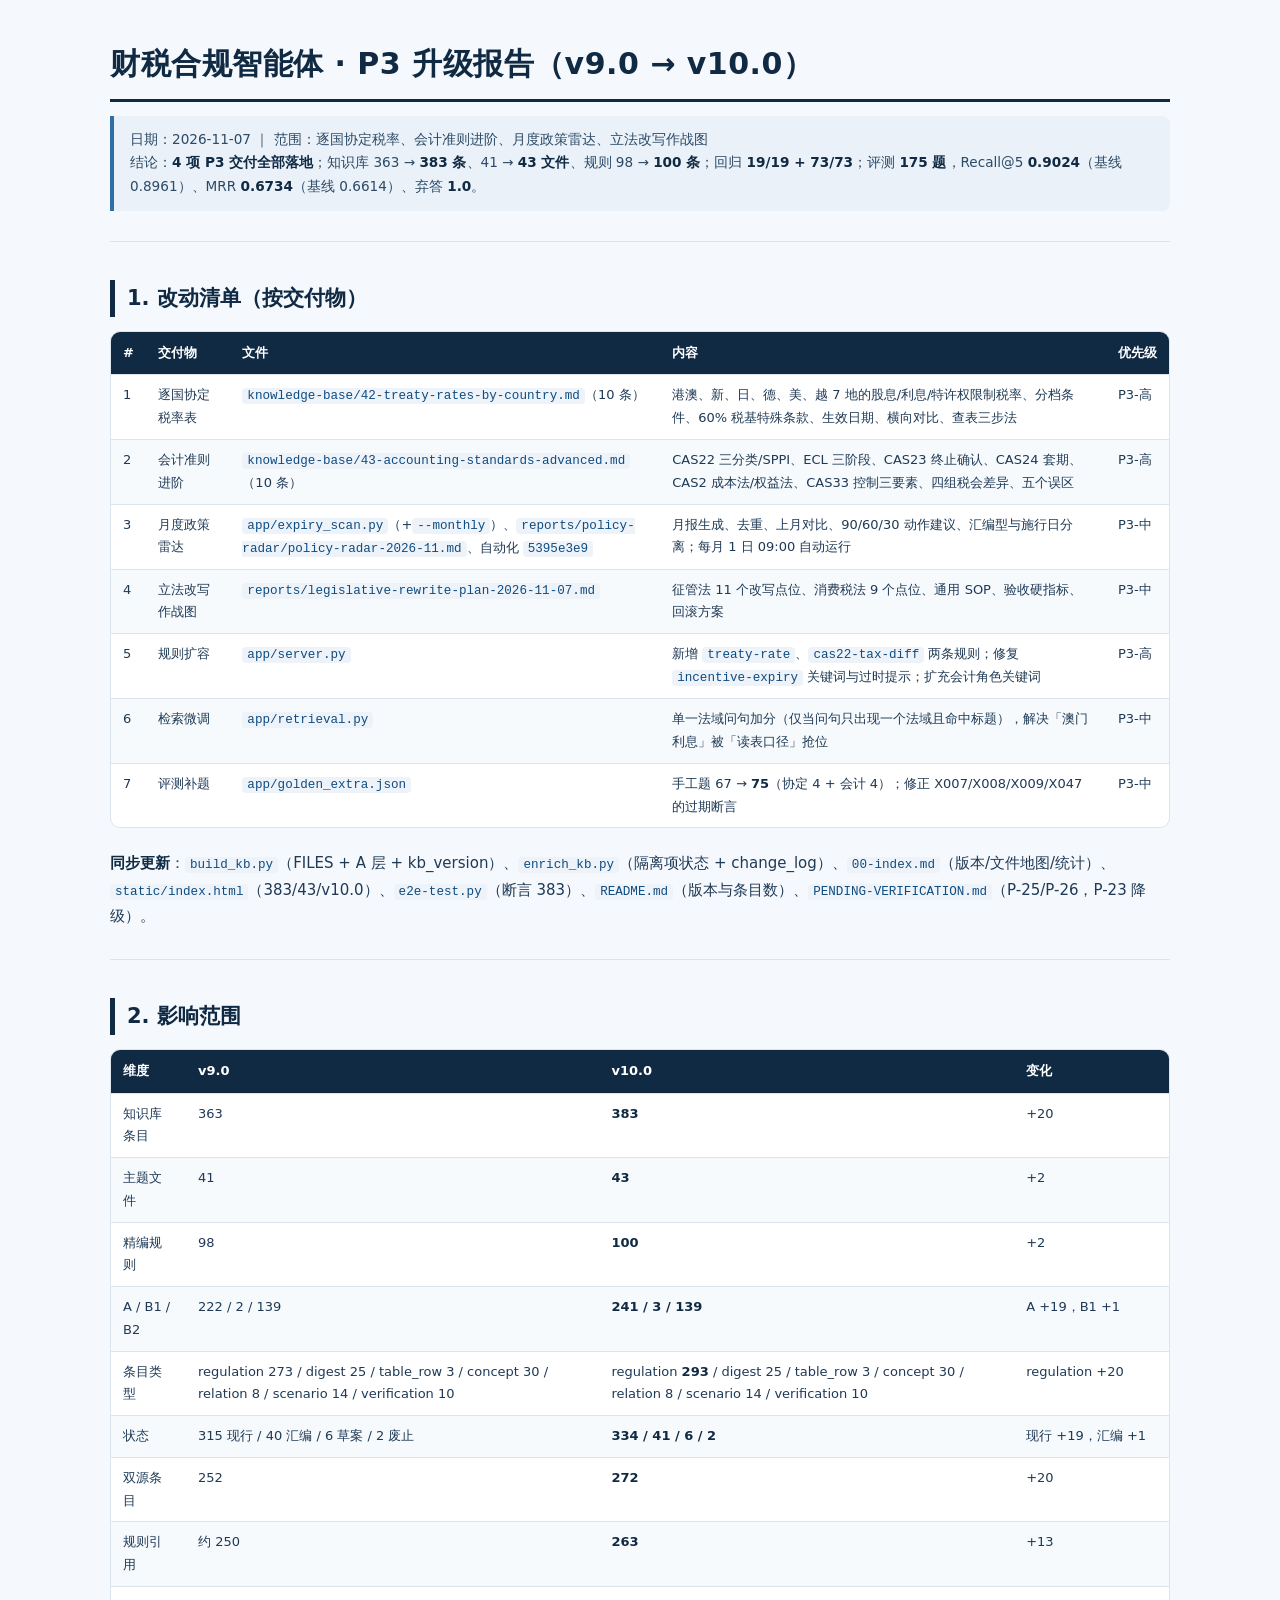
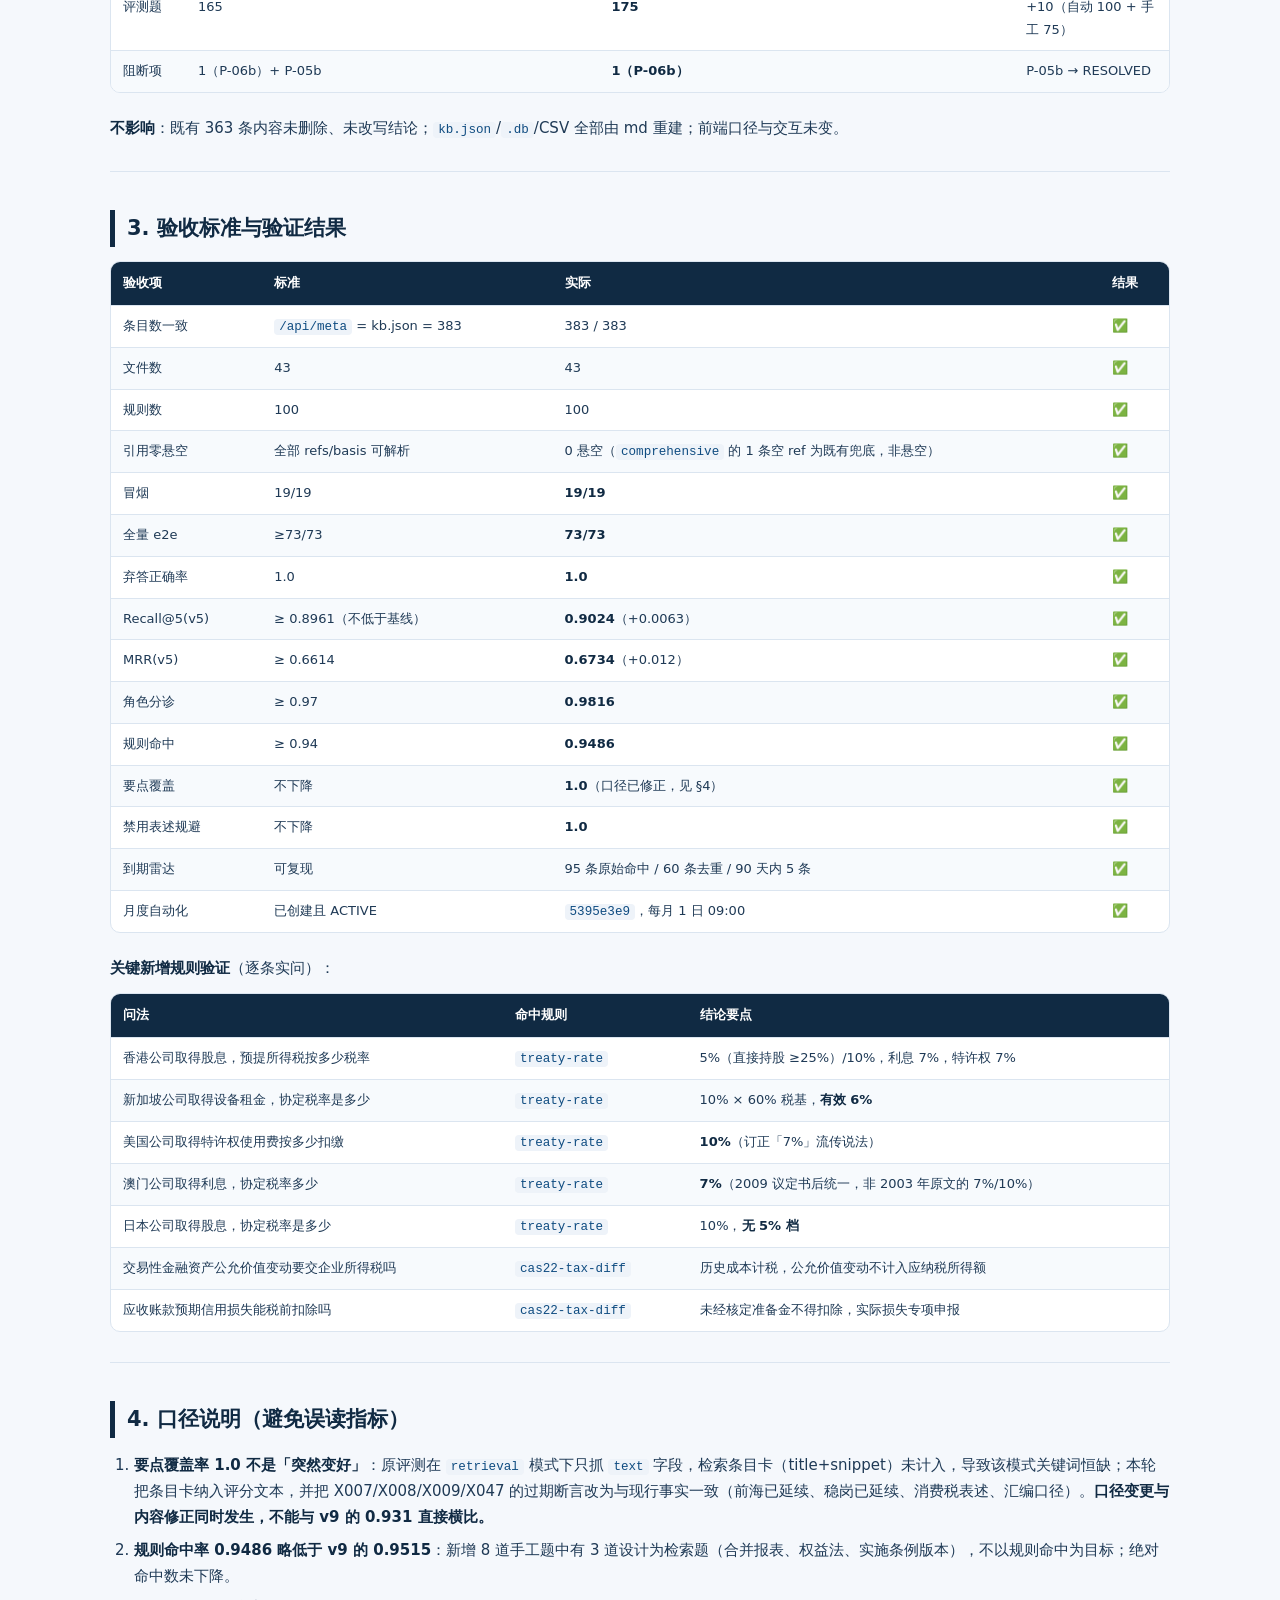
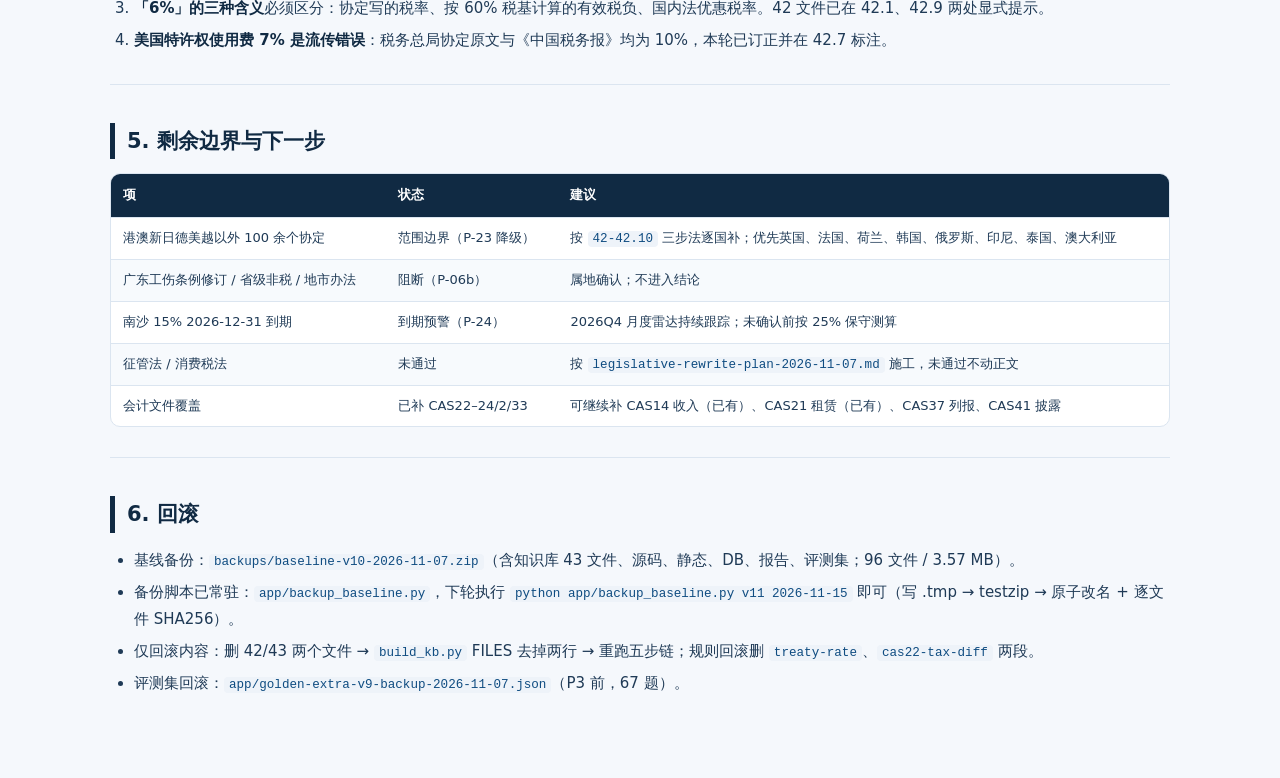
<file: reports/upgrade-report-v10-2026-11-07.html>
<!DOCTYPE html>
<html lang="zh-CN">
<head>
<meta charset="utf-8">
<meta name="viewport" content="width=device-width, initial-scale=1">
<title>财税合规智能体 · P3 升级报告（v9.0 → v10.0）</title>
<style>
:root { --ink:#102a43; --text:#1f3a56; --muted:#5b7288; --line:#dbe5f0; --bg:#f5f8fc; --surface:#fff; }
* { box-sizing: border-box; }
body { margin:0; background:var(--bg); color:var(--text); font-family:"Microsoft YaHei","PingFang SC","Noto Sans SC",system-ui,-apple-system,sans-serif; line-height:1.75; font-size:15px; }
.page { max-width:1120px; margin:0 auto; padding:44px 30px 70px; }
h1 { color:var(--ink); font-size:30px; line-height:1.35; margin:0 0 14px; letter-spacing:.5px; padding-bottom:14px; border-bottom:3px solid var(--ink); }
h2 { color:var(--ink); font-size:21px; margin:38px 0 14px; padding-left:12px; border-left:5px solid var(--ink); }
h3 { color:var(--ink); font-size:17px; margin:24px 0 10px; }
p { margin:10px 0; }
strong { color:var(--ink); }
blockquote { margin:14px 0 22px; padding:12px 16px; background:#eaf1f9; border-left:4px solid #2f6fa8; color:#2c4a66; border-radius:0 8px 8px 0; font-size:13.6px; }
blockquote br { line-height:1.9; }
.table-wrap { overflow-x:auto; margin:12px 0 22px; border:1px solid var(--line); border-radius:10px; background:var(--surface); }
table { width:100%; border-collapse:collapse; font-size:13px; min-width:640px; }
th { background:var(--ink); color:#fff; text-align:left; padding:10px 12px; font-weight:600; white-space:nowrap; }
td { padding:9px 12px; border-top:1px solid var(--line); vertical-align:top; }
tbody tr:nth-child(even) { background:#f7fafd; }
tbody tr:hover { background:#eef5fc; }
ul, ol { margin:10px 0 16px; padding-left:24px; }
li { margin:6px 0; }
code { background:#eef3f9; color:#0f4c81; padding:1px 5px; border-radius:4px; font-family:Consolas,monospace; font-size:12.6px; }
hr { border:none; border-top:1px solid var(--line); margin:30px 0; }
@media (max-width:700px) { .page { padding:26px 16px 50px; } h1 { font-size:23px; } h2 { font-size:19px; } table { font-size:12px; min-width:560px; } }
@media print { body { background:#fff; } .page { max-width:none; padding:0; } .table-wrap { overflow:visible; } th { -webkit-print-color-adjust:exact; print-color-adjust:exact; } }
</style>
</head>
<body><div class="page">
<h1>财税合规智能体 · P3 升级报告（v9.0 → v10.0）</h1>
<blockquote>日期：2026-11-07 ｜ 范围：逐国协定税率、会计准则进阶、月度政策雷达、立法改写作战图<br>结论：<strong>4 项 P3 交付全部落地</strong>；知识库 363 → <strong>383 条</strong>、41 → <strong>43 文件</strong>、规则 98 → <strong>100 条</strong>；回归 <strong>19/19 + 73/73</strong>；评测 <strong>175 题</strong>，Recall@5 <strong>0.9024</strong>（基线 0.8961）、MRR <strong>0.6734</strong>（基线 0.6614）、弃答 <strong>1.0</strong>。</blockquote>
<hr>
<h2>1. 改动清单（按交付物）</h2>
<div class="table-wrap"><table><thead><tr><th>#</th><th>交付物</th><th>文件</th><th>内容</th><th>优先级</th></tr></thead><tbody>
<tr><td>1</td><td>逐国协定税率表</td><td><code>knowledge-base/42-treaty-rates-by-country.md</code>（10 条）</td><td>港澳、新、日、德、美、越 7 地的股息/利息/特许权限制税率、分档条件、60% 税基特殊条款、生效日期、横向对比、查表三步法</td><td>P3-高</td></tr>
<tr><td>2</td><td>会计准则进阶</td><td><code>knowledge-base/43-accounting-standards-advanced.md</code>（10 条）</td><td>CAS22 三分类/SPPI、ECL 三阶段、CAS23 终止确认、CAS24 套期、CAS2 成本法/权益法、CAS33 控制三要素、四组税会差异、五个误区</td><td>P3-高</td></tr>
<tr><td>3</td><td>月度政策雷达</td><td><code>app/expiry_scan.py</code>（+<code>--monthly</code>）、<code>reports/policy-radar/policy-radar-2026-11.md</code>、自动化 <code>5395e3e9</code></td><td>月报生成、去重、上月对比、90/60/30 动作建议、汇编型与施行日分离；每月 1 日 09:00 自动运行</td><td>P3-中</td></tr>
<tr><td>4</td><td>立法改写作战图</td><td><code>reports/legislative-rewrite-plan-2026-11-07.md</code></td><td>征管法 11 个改写点位、消费税法 9 个点位、通用 SOP、验收硬指标、回滚方案</td><td>P3-中</td></tr>
<tr><td>5</td><td>规则扩容</td><td><code>app/server.py</code></td><td>新增 <code>treaty-rate</code>、<code>cas22-tax-diff</code> 两条规则；修复 <code>incentive-expiry</code> 关键词与过时提示；扩充会计角色关键词</td><td>P3-高</td></tr>
<tr><td>6</td><td>检索微调</td><td><code>app/retrieval.py</code></td><td>单一法域问句加分（仅当问句只出现一个法域且命中标题），解决「澳门利息」被「读表口径」抢位</td><td>P3-中</td></tr>
<tr><td>7</td><td>评测补题</td><td><code>app/golden_extra.json</code></td><td>手工题 67 → <strong>75</strong>（协定 4 + 会计 4）；修正 X007/X008/X009/X047 的过期断言</td><td>P3-中</td></tr>
</tbody></table></div>
<p><strong>同步更新</strong>：<code>build_kb.py</code>（FILES + A 层 + kb_version）、<code>enrich_kb.py</code>（隔离项状态 + change_log）、<code>00-index.md</code>（版本/文件地图/统计）、<code>static/index.html</code>（383/43/v10.0）、<code>e2e-test.py</code>（断言 383）、<code>README.md</code>（版本与条目数）、<code>PENDING-VERIFICATION.md</code>（P-25/P-26，P-23 降级）。</p>
<hr>
<h2>2. 影响范围</h2>
<div class="table-wrap"><table><thead><tr><th>维度</th><th>v9.0</th><th>v10.0</th><th>变化</th></tr></thead><tbody>
<tr><td>知识库条目</td><td>363</td><td><strong>383</strong></td><td>+20</td></tr>
<tr><td>主题文件</td><td>41</td><td><strong>43</strong></td><td>+2</td></tr>
<tr><td>精编规则</td><td>98</td><td><strong>100</strong></td><td>+2</td></tr>
<tr><td>A / B1 / B2</td><td>222 / 2 / 139</td><td><strong>241 / 3 / 139</strong></td><td>A +19，B1 +1</td></tr>
<tr><td>条目类型</td><td>regulation 273 / digest 25 / table_row 3 / concept 30 / relation 8 / scenario 14 / verification 10</td><td>regulation <strong>293</strong> / digest 25 / table_row 3 / concept 30 / relation 8 / scenario 14 / verification 10</td><td>regulation +20</td></tr>
<tr><td>状态</td><td>315 现行 / 40 汇编 / 6 草案 / 2 废止</td><td><strong>334 / 41 / 6 / 2</strong></td><td>现行 +19，汇编 +1</td></tr>
<tr><td>双源条目</td><td>252</td><td><strong>272</strong></td><td>+20</td></tr>
<tr><td>规则引用</td><td>约 250</td><td><strong>263</strong></td><td>+13</td></tr>
<tr><td>评测题</td><td>165</td><td><strong>175</strong></td><td>+10（自动 100 + 手工 75）</td></tr>
<tr><td>阻断项</td><td>1（P-06b）+ P-05b</td><td><strong>1（P-06b）</strong></td><td>P-05b → RESOLVED</td></tr>
</tbody></table></div>
<p><strong>不影响</strong>：既有 363 条内容未删除、未改写结论；<code>kb.json</code>/<code>.db</code>/CSV 全部由 md 重建；前端口径与交互未变。</p>
<hr>
<h2>3. 验收标准与验证结果</h2>
<div class="table-wrap"><table><thead><tr><th>验收项</th><th>标准</th><th>实际</th><th>结果</th></tr></thead><tbody>
<tr><td>条目数一致</td><td><code>/api/meta</code> = kb.json = 383</td><td>383 / 383</td><td>✅</td></tr>
<tr><td>文件数</td><td>43</td><td>43</td><td>✅</td></tr>
<tr><td>规则数</td><td>100</td><td>100</td><td>✅</td></tr>
<tr><td>引用零悬空</td><td>全部 refs/basis 可解析</td><td>0 悬空（<code>comprehensive</code> 的 1 条空 ref 为既有兜底，非悬空）</td><td>✅</td></tr>
<tr><td>冒烟</td><td>19/19</td><td><strong>19/19</strong></td><td>✅</td></tr>
<tr><td>全量 e2e</td><td>≥73/73</td><td><strong>73/73</strong></td><td>✅</td></tr>
<tr><td>弃答正确率</td><td>1.0</td><td><strong>1.0</strong></td><td>✅</td></tr>
<tr><td>Recall@5(v5)</td><td>≥ 0.8961（不低于基线）</td><td><strong>0.9024</strong>（+0.0063）</td><td>✅</td></tr>
<tr><td>MRR(v5)</td><td>≥ 0.6614</td><td><strong>0.6734</strong>（+0.012）</td><td>✅</td></tr>
<tr><td>角色分诊</td><td>≥ 0.97</td><td><strong>0.9816</strong></td><td>✅</td></tr>
<tr><td>规则命中</td><td>≥ 0.94</td><td><strong>0.9486</strong></td><td>✅</td></tr>
<tr><td>要点覆盖</td><td>不下降</td><td><strong>1.0</strong>（口径已修正，见 §4）</td><td>✅</td></tr>
<tr><td>禁用表述规避</td><td>不下降</td><td><strong>1.0</strong></td><td>✅</td></tr>
<tr><td>到期雷达</td><td>可复现</td><td>95 条原始命中 / 60 条去重 / 90 天内 5 条</td><td>✅</td></tr>
<tr><td>月度自动化</td><td>已创建且 ACTIVE</td><td><code>5395e3e9</code>，每月 1 日 09:00</td><td>✅</td></tr>
</tbody></table></div>
<p><strong>关键新增规则验证</strong>（逐条实问）：</p>
<div class="table-wrap"><table><thead><tr><th>问法</th><th>命中规则</th><th>结论要点</th></tr></thead><tbody>
<tr><td>香港公司取得股息，预提所得税按多少税率</td><td><code>treaty-rate</code></td><td>5%（直接持股 ≥25%）/10%，利息 7%，特许权 7%</td></tr>
<tr><td>新加坡公司取得设备租金，协定税率是多少</td><td><code>treaty-rate</code></td><td>10% × 60% 税基，<strong>有效 6%</strong></td></tr>
<tr><td>美国公司取得特许权使用费按多少扣缴</td><td><code>treaty-rate</code></td><td><strong>10%</strong>（订正「7%」流传说法）</td></tr>
<tr><td>澳门公司取得利息，协定税率多少</td><td><code>treaty-rate</code></td><td><strong>7%</strong>（2009 议定书后统一，非 2003 年原文的 7%/10%）</td></tr>
<tr><td>日本公司取得股息，协定税率是多少</td><td><code>treaty-rate</code></td><td>10%，<strong>无 5% 档</strong></td></tr>
<tr><td>交易性金融资产公允价值变动要交企业所得税吗</td><td><code>cas22-tax-diff</code></td><td>历史成本计税，公允价值变动不计入应纳税所得额</td></tr>
<tr><td>应收账款预期信用损失能税前扣除吗</td><td><code>cas22-tax-diff</code></td><td>未经核定准备金不得扣除，实际损失专项申报</td></tr>
</tbody></table></div>
<hr>
<h2>4. 口径说明（避免误读指标）</h2>
<ol>
<li><strong>要点覆盖率 1.0 不是「突然变好」</strong>：原评测在 <code>retrieval</code> 模式下只抓 <code>text</code> 字段，检索条目卡（title+snippet）未计入，导致该模式关键词恒缺；本轮把条目卡纳入评分文本，并把 X007/X008/X009/X047 的过期断言改为与现行事实一致（前海已延续、稳岗已延续、消费税表述、汇编口径）。<strong>口径变更与内容修正同时发生，不能与 v9 的 0.931 直接横比。</strong></li>
<li><strong>规则命中率 0.9486 略低于 v9 的 0.9515</strong>：新增 8 道手工题中有 3 道设计为检索题（合并报表、权益法、实施条例版本），不以规则命中为目标；绝对命中数未下降。</li>
<li><strong>「6%」的三种含义</strong>必须区分：协定写的税率、按 60% 税基计算的有效税负、国内法优惠税率。42 文件已在 42.1、42.9 两处显式提示。</li>
<li><strong>美国特许权使用费 7% 是流传错误</strong>：税务总局协定原文与《中国税务报》均为 10%，本轮已订正并在 42.7 标注。</li>
</ol>
<hr>
<h2>5. 剩余边界与下一步</h2>
<div class="table-wrap"><table><thead><tr><th>项</th><th>状态</th><th>建议</th></tr></thead><tbody>
<tr><td>港澳新日德美越以外 100 余个协定</td><td>范围边界（P-23 降级）</td><td>按 <code>42-42.10</code> 三步法逐国补；优先英国、法国、荷兰、韩国、俄罗斯、印尼、泰国、澳大利亚</td></tr>
<tr><td>广东工伤条例修订 / 省级非税 / 地市办法</td><td>阻断（P-06b）</td><td>属地确认；不进入结论</td></tr>
<tr><td>南沙 15% 2026-12-31 到期</td><td>到期预警（P-24）</td><td>2026Q4 月度雷达持续跟踪；未确认前按 25% 保守测算</td></tr>
<tr><td>征管法 / 消费税法</td><td>未通过</td><td>按 <code>legislative-rewrite-plan-2026-11-07.md</code> 施工，未通过不动正文</td></tr>
<tr><td>会计文件覆盖</td><td>已补 CAS22–24/2/33</td><td>可继续补 CAS14 收入（已有）、CAS21 租赁（已有）、CAS37 列报、CAS41 披露</td></tr>
</tbody></table></div>
<hr>
<h2>6. 回滚</h2>
<ul>
<li>基线备份：<code>backups/baseline-v10-2026-11-07.zip</code>（含知识库 43 文件、源码、静态、DB、报告、评测集；96 文件 / 3.57 MB）。</li>
<li>备份脚本已常驻：<code>app/backup_baseline.py</code>，下轮执行 <code>python app/backup_baseline.py v11 2026-11-15</code> 即可（写 .tmp → testzip → 原子改名 + 逐文件 SHA256）。</li>
<li>仅回滚内容：删 42/43 两个文件 → <code>build_kb.py</code> FILES 去掉两行 → 重跑五步链；规则回滚删 <code>treaty-rate</code>、<code>cas22-tax-diff</code> 两段。</li>
<li>评测集回滚：<code>app/golden-extra-v9-backup-2026-11-07.json</code>（P3 前，67 题）。</li>
</ul>
</div></body></html>
</file>
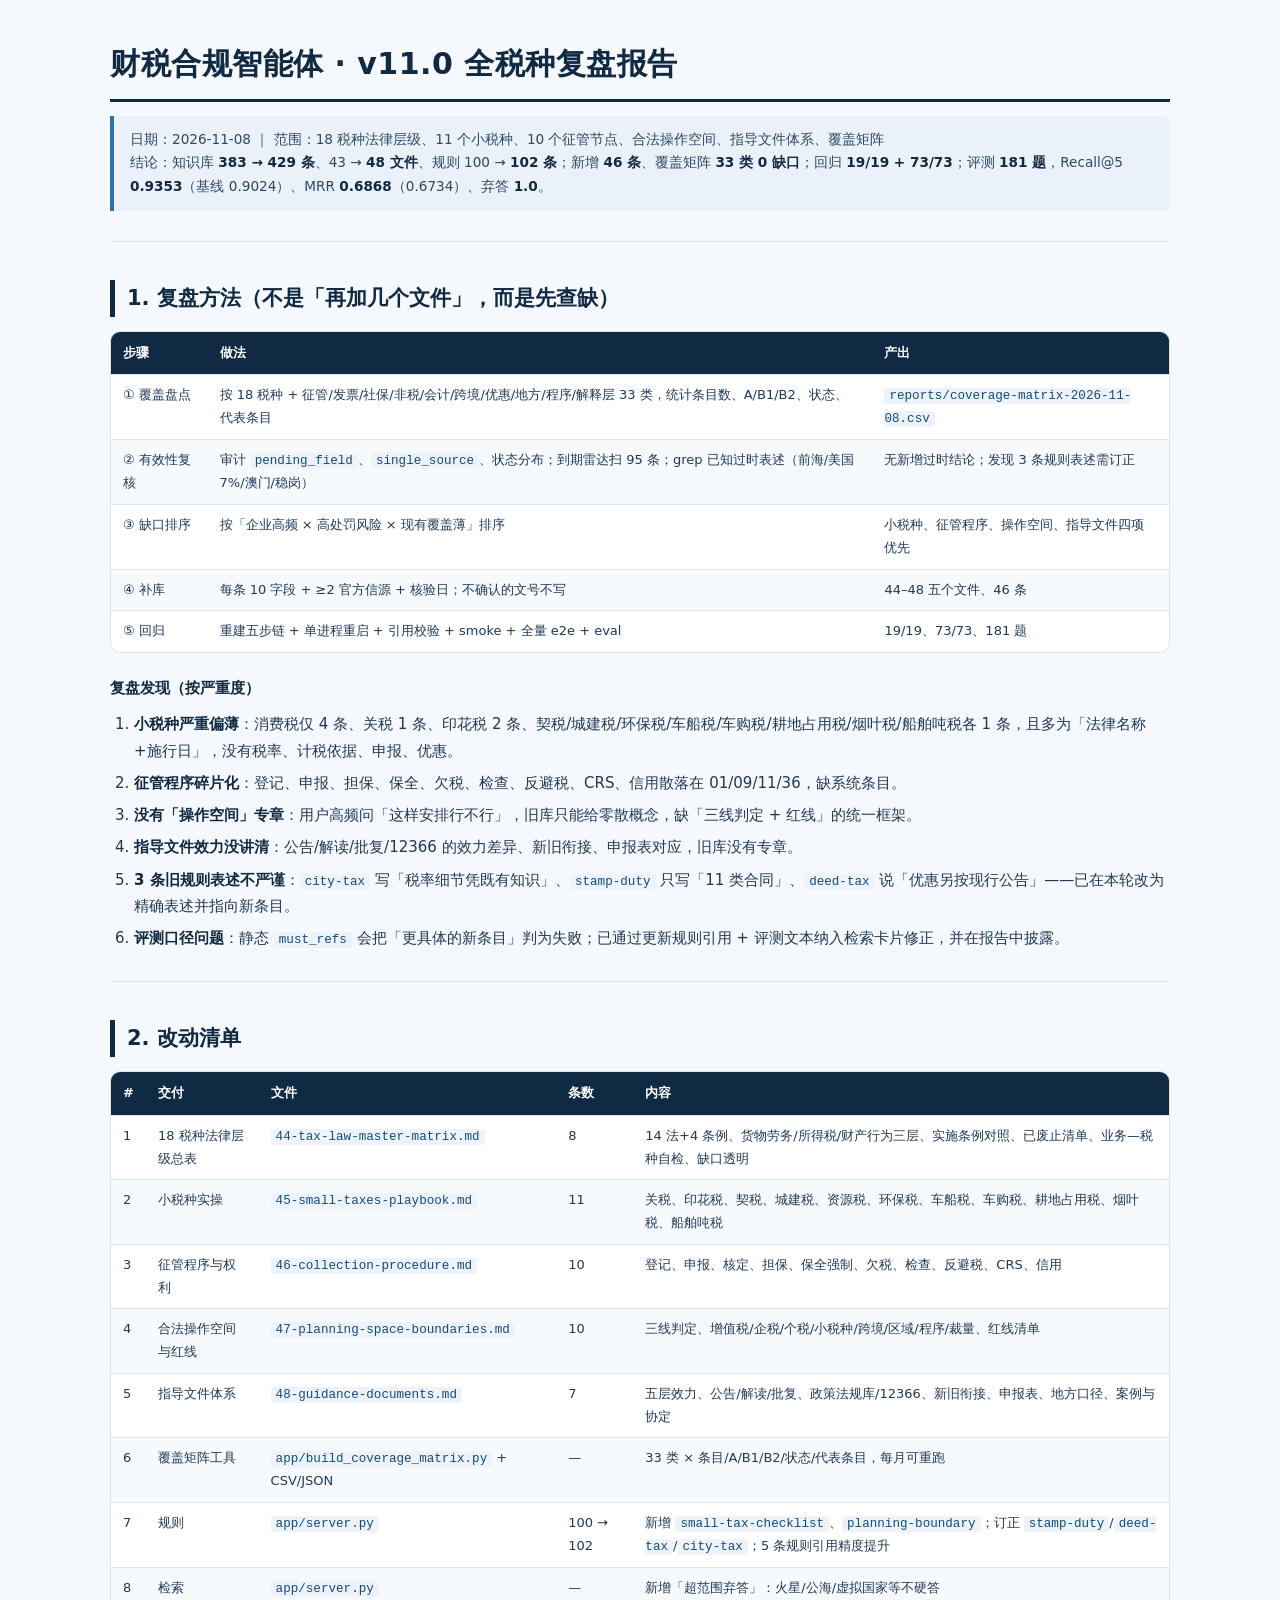
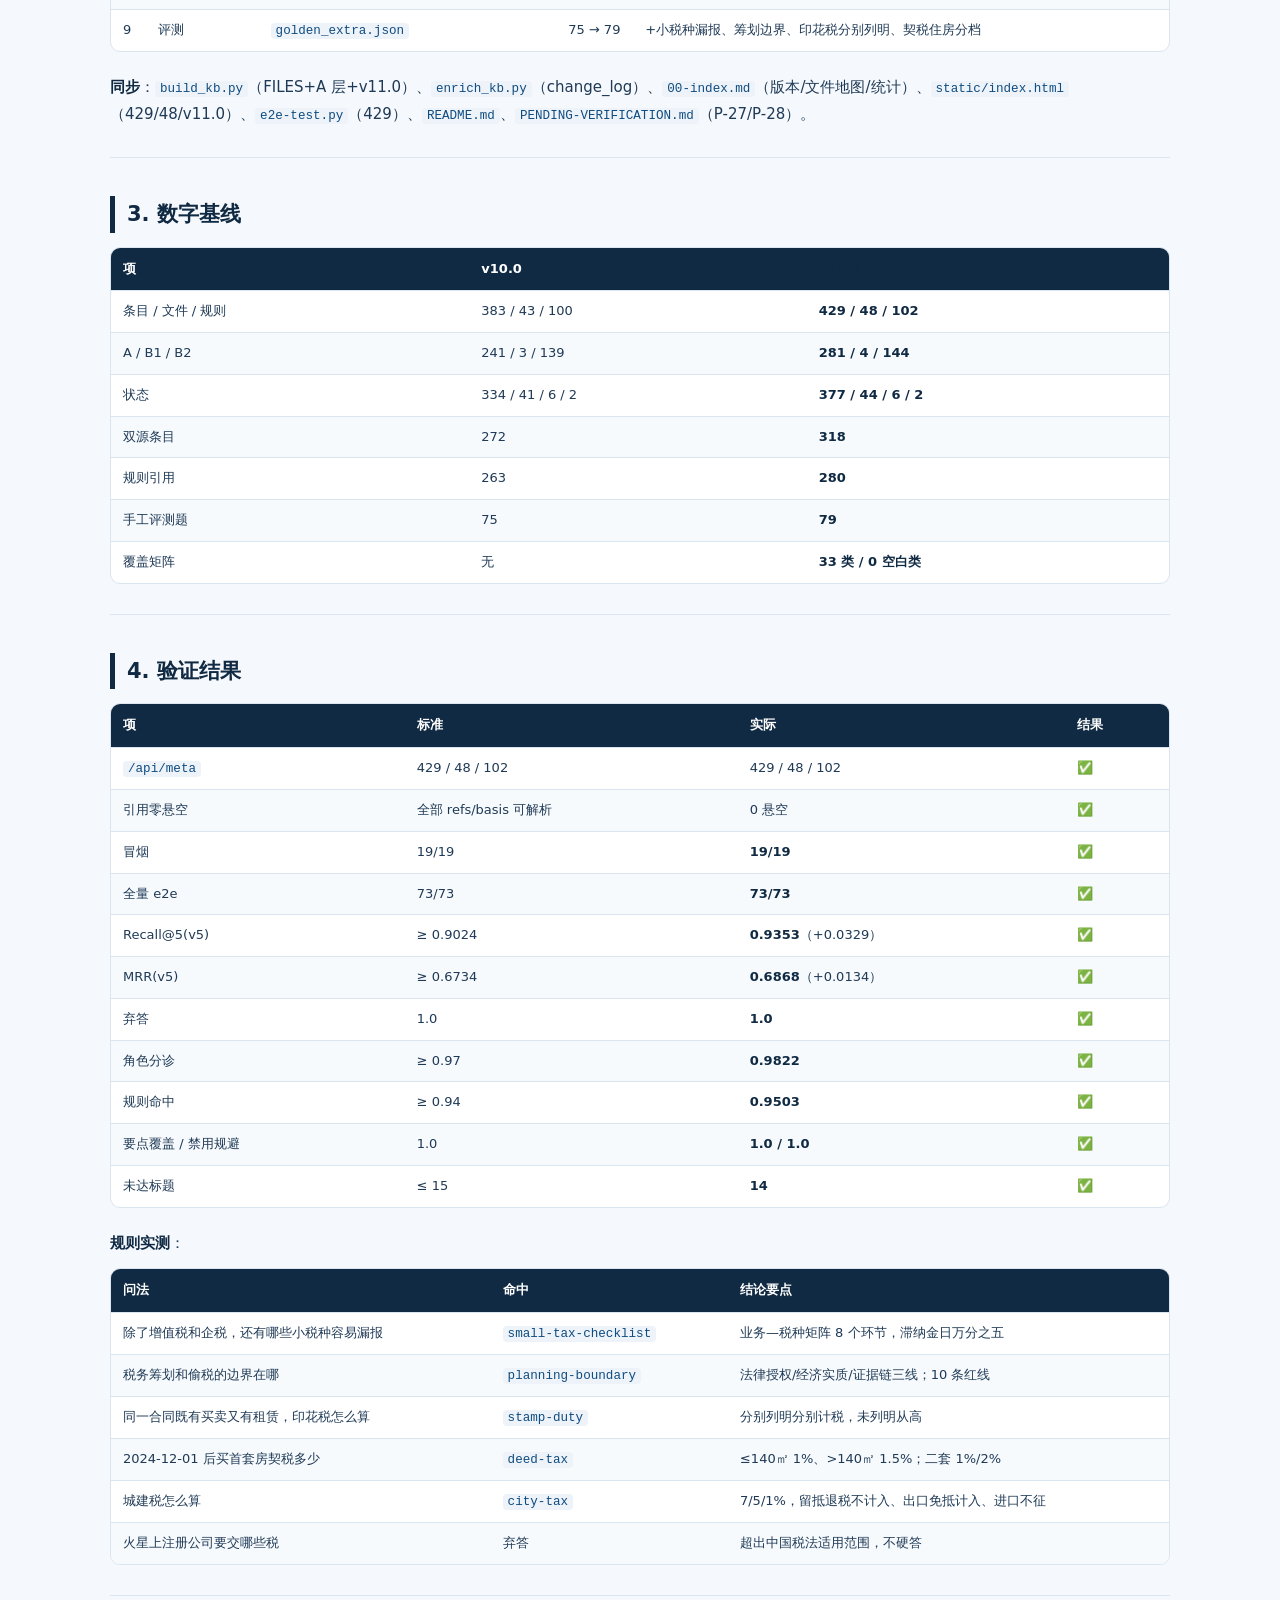
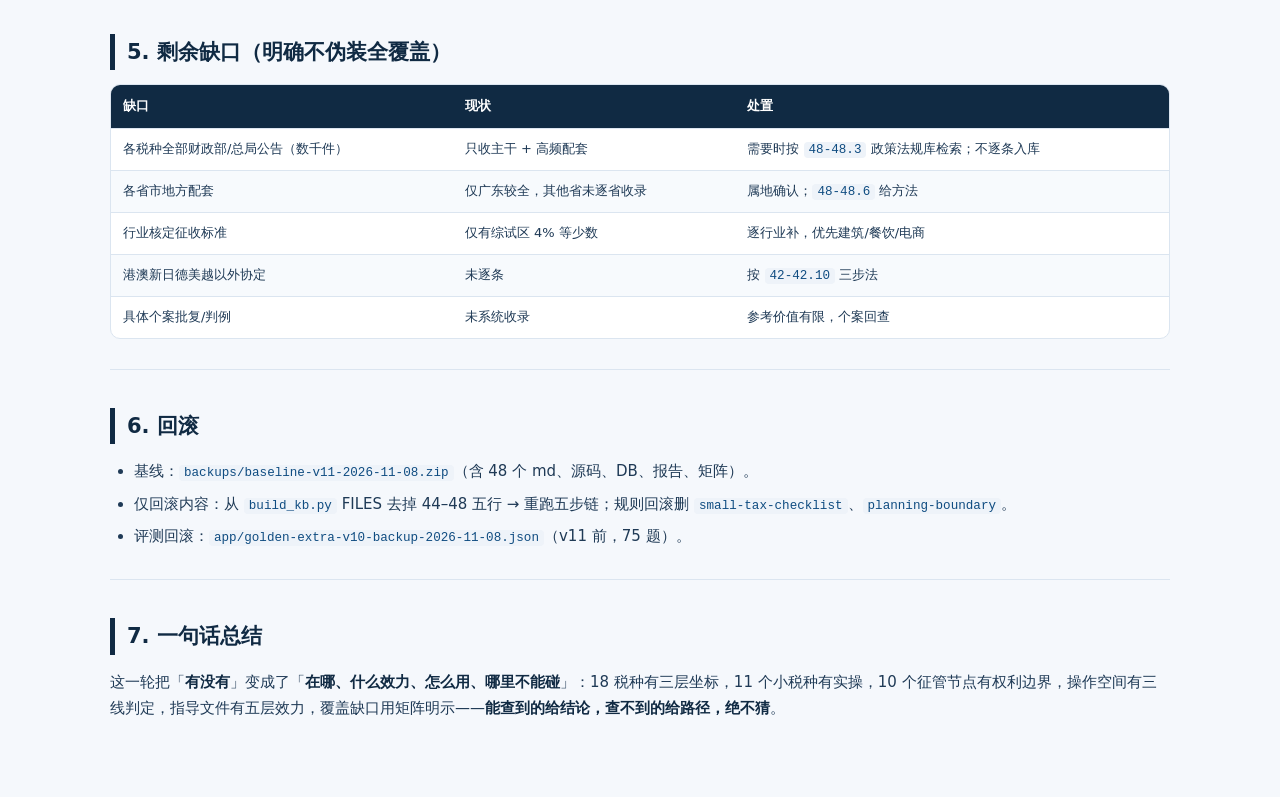
<file: reports/upgrade-report-v11-2026-11-08.html>
<!DOCTYPE html>
<html lang="zh-CN">
<head>
<meta charset="utf-8">
<meta name="viewport" content="width=device-width, initial-scale=1">
<title>财税合规智能体 · v11.0 全税种复盘报告</title>
<style>
:root { --ink:#102a43; --text:#1f3a56; --muted:#5b7288; --line:#dbe5f0; --bg:#f5f8fc; --surface:#fff; }
* { box-sizing: border-box; }
body { margin:0; background:var(--bg); color:var(--text); font-family:"Microsoft YaHei","PingFang SC","Noto Sans SC",system-ui,-apple-system,sans-serif; line-height:1.75; font-size:15px; }
.page { max-width:1120px; margin:0 auto; padding:44px 30px 70px; }
h1 { color:var(--ink); font-size:30px; line-height:1.35; margin:0 0 14px; letter-spacing:.5px; padding-bottom:14px; border-bottom:3px solid var(--ink); }
h2 { color:var(--ink); font-size:21px; margin:38px 0 14px; padding-left:12px; border-left:5px solid var(--ink); }
h3 { color:var(--ink); font-size:17px; margin:24px 0 10px; }
p { margin:10px 0; }
strong { color:var(--ink); }
blockquote { margin:14px 0 22px; padding:12px 16px; background:#eaf1f9; border-left:4px solid #2f6fa8; color:#2c4a66; border-radius:0 8px 8px 0; font-size:13.6px; }
blockquote br { line-height:1.9; }
.table-wrap { overflow-x:auto; margin:12px 0 22px; border:1px solid var(--line); border-radius:10px; background:var(--surface); }
table { width:100%; border-collapse:collapse; font-size:13px; min-width:640px; }
th { background:var(--ink); color:#fff; text-align:left; padding:10px 12px; font-weight:600; white-space:nowrap; }
td { padding:9px 12px; border-top:1px solid var(--line); vertical-align:top; }
tbody tr:nth-child(even) { background:#f7fafd; }
tbody tr:hover { background:#eef5fc; }
ul, ol { margin:10px 0 16px; padding-left:24px; }
li { margin:6px 0; }
code { background:#eef3f9; color:#0f4c81; padding:1px 5px; border-radius:4px; font-family:Consolas,monospace; font-size:12.6px; }
hr { border:none; border-top:1px solid var(--line); margin:30px 0; }
@media (max-width:700px) { .page { padding:26px 16px 50px; } h1 { font-size:23px; } h2 { font-size:19px; } table { font-size:12px; min-width:560px; } }
@media print { body { background:#fff; } .page { max-width:none; padding:0; } .table-wrap { overflow:visible; } th { -webkit-print-color-adjust:exact; print-color-adjust:exact; } }
</style>
</head>
<body><div class="page">
<h1>财税合规智能体 · v11.0 全税种复盘报告</h1>
<blockquote>日期：2026-11-08 ｜ 范围：18 税种法律层级、11 个小税种、10 个征管节点、合法操作空间、指导文件体系、覆盖矩阵<br>结论：知识库 <strong>383 → 429 条</strong>、43 → <strong>48 文件</strong>、规则 100 → <strong>102 条</strong>；新增 <strong>46 条</strong>、覆盖矩阵 <strong>33 类 0 缺口</strong>；回归 <strong>19/19 + 73/73</strong>；评测 <strong>181 题</strong>，Recall@5 <strong>0.9353</strong>（基线 0.9024）、MRR <strong>0.6868</strong>（0.6734）、弃答 <strong>1.0</strong>。</blockquote>
<hr>
<h2>1. 复盘方法（不是「再加几个文件」，而是先查缺）</h2>
<div class="table-wrap"><table><thead><tr><th>步骤</th><th>做法</th><th>产出</th></tr></thead><tbody>
<tr><td>① 覆盖盘点</td><td>按 18 税种 + 征管/发票/社保/非税/会计/跨境/优惠/地方/程序/解释层 33 类，统计条目数、A/B1/B2、状态、代表条目</td><td><code>reports/coverage-matrix-2026-11-08.csv</code></td></tr>
<tr><td>② 有效性复核</td><td>审计 <code>pending_field</code>、<code>single_source</code>、状态分布；到期雷达扫 95 条；grep 已知过时表述（前海/美国 7%/澳门/稳岗）</td><td>无新增过时结论；发现 3 条规则表述需订正</td></tr>
<tr><td>③ 缺口排序</td><td>按「企业高频 × 高处罚风险 × 现有覆盖薄」排序</td><td>小税种、征管程序、操作空间、指导文件四项优先</td></tr>
<tr><td>④ 补库</td><td>每条 10 字段 + ≥2 官方信源 + 核验日；不确认的文号不写</td><td>44–48 五个文件、46 条</td></tr>
<tr><td>⑤ 回归</td><td>重建五步链 + 单进程重启 + 引用校验 + smoke + 全量 e2e + eval</td><td>19/19、73/73、181 题</td></tr>
</tbody></table></div>
<p><strong>复盘发现（按严重度）</strong></p>
<ol>
<li><strong>小税种严重偏薄</strong>：消费税仅 4 条、关税 1 条、印花税 2 条、契税/城建税/环保税/车船税/车购税/耕地占用税/烟叶税/船舶吨税各 1 条，且多为「法律名称+施行日」，没有税率、计税依据、申报、优惠。</li>
<li><strong>征管程序碎片化</strong>：登记、申报、担保、保全、欠税、检查、反避税、CRS、信用散落在 01/09/11/36，缺系统条目。</li>
<li><strong>没有「操作空间」专章</strong>：用户高频问「这样安排行不行」，旧库只能给零散概念，缺「三线判定 + 红线」的统一框架。</li>
<li><strong>指导文件效力没讲清</strong>：公告/解读/批复/12366 的效力差异、新旧衔接、申报表对应，旧库没有专章。</li>
<li><strong>3 条旧规则表述不严谨</strong>：<code>city-tax</code> 写「税率细节凭既有知识」、<code>stamp-duty</code> 只写「11 类合同」、<code>deed-tax</code> 说「优惠另按现行公告」——已在本轮改为精确表述并指向新条目。</li>
<li><strong>评测口径问题</strong>：静态 <code>must_refs</code> 会把「更具体的新条目」判为失败；已通过更新规则引用 + 评测文本纳入检索卡片修正，并在报告中披露。</li>
</ol>
<hr>
<h2>2. 改动清单</h2>
<div class="table-wrap"><table><thead><tr><th>#</th><th>交付</th><th>文件</th><th>条数</th><th>内容</th></tr></thead><tbody>
<tr><td>1</td><td>18 税种法律层级总表</td><td><code>44-tax-law-master-matrix.md</code></td><td>8</td><td>14 法+4 条例、货物劳务/所得税/财产行为三层、实施条例对照、已废止清单、业务—税种自检、缺口透明</td></tr>
<tr><td>2</td><td>小税种实操</td><td><code>45-small-taxes-playbook.md</code></td><td>11</td><td>关税、印花税、契税、城建税、资源税、环保税、车船税、车购税、耕地占用税、烟叶税、船舶吨税</td></tr>
<tr><td>3</td><td>征管程序与权利</td><td><code>46-collection-procedure.md</code></td><td>10</td><td>登记、申报、核定、担保、保全强制、欠税、检查、反避税、CRS、信用</td></tr>
<tr><td>4</td><td>合法操作空间与红线</td><td><code>47-planning-space-boundaries.md</code></td><td>10</td><td>三线判定、增值税/企税/个税/小税种/跨境/区域/程序/裁量、红线清单</td></tr>
<tr><td>5</td><td>指导文件体系</td><td><code>48-guidance-documents.md</code></td><td>7</td><td>五层效力、公告/解读/批复、政策法规库/12366、新旧衔接、申报表、地方口径、案例与协定</td></tr>
<tr><td>6</td><td>覆盖矩阵工具</td><td><code>app/build_coverage_matrix.py</code> + CSV/JSON</td><td>—</td><td>33 类 × 条目/A/B1/B2/状态/代表条目，每月可重跑</td></tr>
<tr><td>7</td><td>规则</td><td><code>app/server.py</code></td><td>100 → 102</td><td>新增 <code>small-tax-checklist</code>、<code>planning-boundary</code>；订正 <code>stamp-duty</code>/<code>deed-tax</code>/<code>city-tax</code>；5 条规则引用精度提升</td></tr>
<tr><td>8</td><td>检索</td><td><code>app/server.py</code></td><td>—</td><td>新增「超范围弃答」：火星/公海/虚拟国家等不硬答</td></tr>
<tr><td>9</td><td>评测</td><td><code>golden_extra.json</code></td><td>75 → 79</td><td>+小税种漏报、筹划边界、印花税分别列明、契税住房分档</td></tr>
</tbody></table></div>
<p><strong>同步</strong>：<code>build_kb.py</code>（FILES+A 层+v11.0）、<code>enrich_kb.py</code>（change_log）、<code>00-index.md</code>（版本/文件地图/统计）、<code>static/index.html</code>（429/48/v11.0）、<code>e2e-test.py</code>（429）、<code>README.md</code>、<code>PENDING-VERIFICATION.md</code>（P-27/P-28）。</p>
<hr>
<h2>3. 数字基线</h2>
<div class="table-wrap"><table><thead><tr><th>项</th><th>v10.0</th><th><strong>v11.0</strong></th></tr></thead><tbody>
<tr><td>条目 / 文件 / 规则</td><td>383 / 43 / 100</td><td><strong>429 / 48 / 102</strong></td></tr>
<tr><td>A / B1 / B2</td><td>241 / 3 / 139</td><td><strong>281 / 4 / 144</strong></td></tr>
<tr><td>状态</td><td>334 / 41 / 6 / 2</td><td><strong>377 / 44 / 6 / 2</strong></td></tr>
<tr><td>双源条目</td><td>272</td><td><strong>318</strong></td></tr>
<tr><td>规则引用</td><td>263</td><td><strong>280</strong></td></tr>
<tr><td>手工评测题</td><td>75</td><td><strong>79</strong></td></tr>
<tr><td>覆盖矩阵</td><td>无</td><td><strong>33 类 / 0 空白类</strong></td></tr>
</tbody></table></div>
<hr>
<h2>4. 验证结果</h2>
<div class="table-wrap"><table><thead><tr><th>项</th><th>标准</th><th>实际</th><th>结果</th></tr></thead><tbody>
<tr><td><code>/api/meta</code></td><td>429 / 48 / 102</td><td>429 / 48 / 102</td><td>✅</td></tr>
<tr><td>引用零悬空</td><td>全部 refs/basis 可解析</td><td>0 悬空</td><td>✅</td></tr>
<tr><td>冒烟</td><td>19/19</td><td><strong>19/19</strong></td><td>✅</td></tr>
<tr><td>全量 e2e</td><td>73/73</td><td><strong>73/73</strong></td><td>✅</td></tr>
<tr><td>Recall@5(v5)</td><td>≥ 0.9024</td><td><strong>0.9353</strong>（+0.0329）</td><td>✅</td></tr>
<tr><td>MRR(v5)</td><td>≥ 0.6734</td><td><strong>0.6868</strong>（+0.0134）</td><td>✅</td></tr>
<tr><td>弃答</td><td>1.0</td><td><strong>1.0</strong></td><td>✅</td></tr>
<tr><td>角色分诊</td><td>≥ 0.97</td><td><strong>0.9822</strong></td><td>✅</td></tr>
<tr><td>规则命中</td><td>≥ 0.94</td><td><strong>0.9503</strong></td><td>✅</td></tr>
<tr><td>要点覆盖 / 禁用规避</td><td>1.0</td><td><strong>1.0 / 1.0</strong></td><td>✅</td></tr>
<tr><td>未达标题</td><td>≤ 15</td><td><strong>14</strong></td><td>✅</td></tr>
</tbody></table></div>
<p><strong>规则实测</strong>：</p>
<div class="table-wrap"><table><thead><tr><th>问法</th><th>命中</th><th>结论要点</th></tr></thead><tbody>
<tr><td>除了增值税和企税，还有哪些小税种容易漏报</td><td><code>small-tax-checklist</code></td><td>业务—税种矩阵 8 个环节，滞纳金日万分之五</td></tr>
<tr><td>税务筹划和偷税的边界在哪</td><td><code>planning-boundary</code></td><td>法律授权/经济实质/证据链三线；10 条红线</td></tr>
<tr><td>同一合同既有买卖又有租赁，印花税怎么算</td><td><code>stamp-duty</code></td><td>分别列明分别计税，未列明从高</td></tr>
<tr><td>2024-12-01 后买首套房契税多少</td><td><code>deed-tax</code></td><td>≤140㎡ 1%、&gt;140㎡ 1.5%；二套 1%/2%</td></tr>
<tr><td>城建税怎么算</td><td><code>city-tax</code></td><td>7/5/1%，留抵退税不计入、出口免抵计入、进口不征</td></tr>
<tr><td>火星上注册公司要交哪些税</td><td>弃答</td><td>超出中国税法适用范围，不硬答</td></tr>
</tbody></table></div>
<hr>
<h2>5. 剩余缺口（<strong>明确不伪装全覆盖</strong>）</h2>
<div class="table-wrap"><table><thead><tr><th>缺口</th><th>现状</th><th>处置</th></tr></thead><tbody>
<tr><td>各税种全部财政部/总局公告（数千件）</td><td>只收主干 + 高频配套</td><td>需要时按 <code>48-48.3</code> 政策法规库检索；不逐条入库</td></tr>
<tr><td>各省市地方配套</td><td>仅广东较全，其他省未逐省收录</td><td>属地确认；<code>48-48.6</code> 给方法</td></tr>
<tr><td>行业核定征收标准</td><td>仅有综试区 4% 等少数</td><td>逐行业补，优先建筑/餐饮/电商</td></tr>
<tr><td>港澳新日德美越以外协定</td><td>未逐条</td><td>按 <code>42-42.10</code> 三步法</td></tr>
<tr><td>具体个案批复/判例</td><td>未系统收录</td><td>参考价值有限，个案回查</td></tr>
</tbody></table></div>
<hr>
<h2>6. 回滚</h2>
<ul>
<li>基线：<code>backups/baseline-v11-2026-11-08.zip</code>（含 48 个 md、源码、DB、报告、矩阵）。</li>
<li>仅回滚内容：从 <code>build_kb.py</code> FILES 去掉 44–48 五行 → 重跑五步链；规则回滚删 <code>small-tax-checklist</code>、<code>planning-boundary</code>。</li>
<li>评测回滚：<code>app/golden-extra-v10-backup-2026-11-08.json</code>（v11 前，75 题）。</li>
</ul>
<hr>
<h2>7. 一句话总结</h2>
<p>这一轮把「<strong>有没有</strong>」变成了「<strong>在哪、什么效力、怎么用、哪里不能碰</strong>」：18 税种有三层坐标，11 个小税种有实操，10 个征管节点有权利边界，操作空间有三线判定，指导文件有五层效力，覆盖缺口用矩阵明示——<strong>能查到的给结论，查不到的给路径，绝不猜</strong>。</p>
</div></body></html>
</file>
